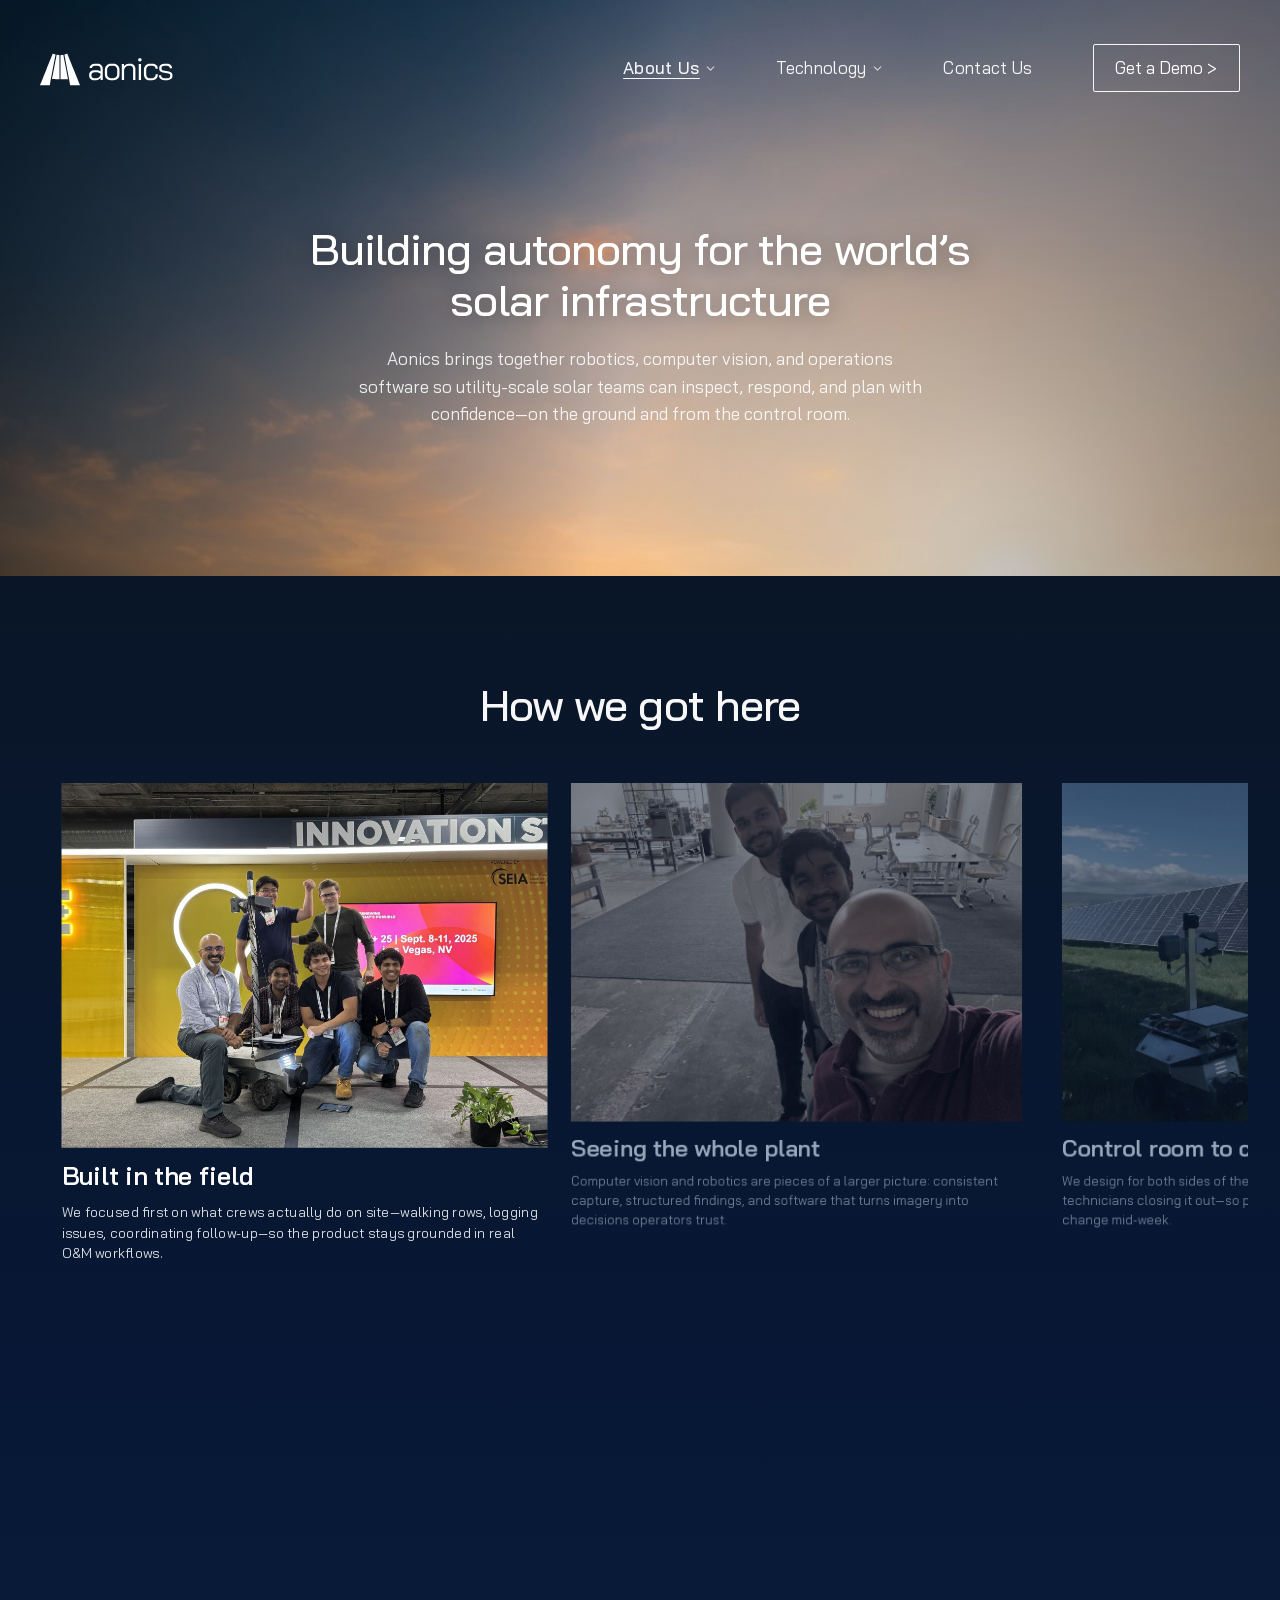
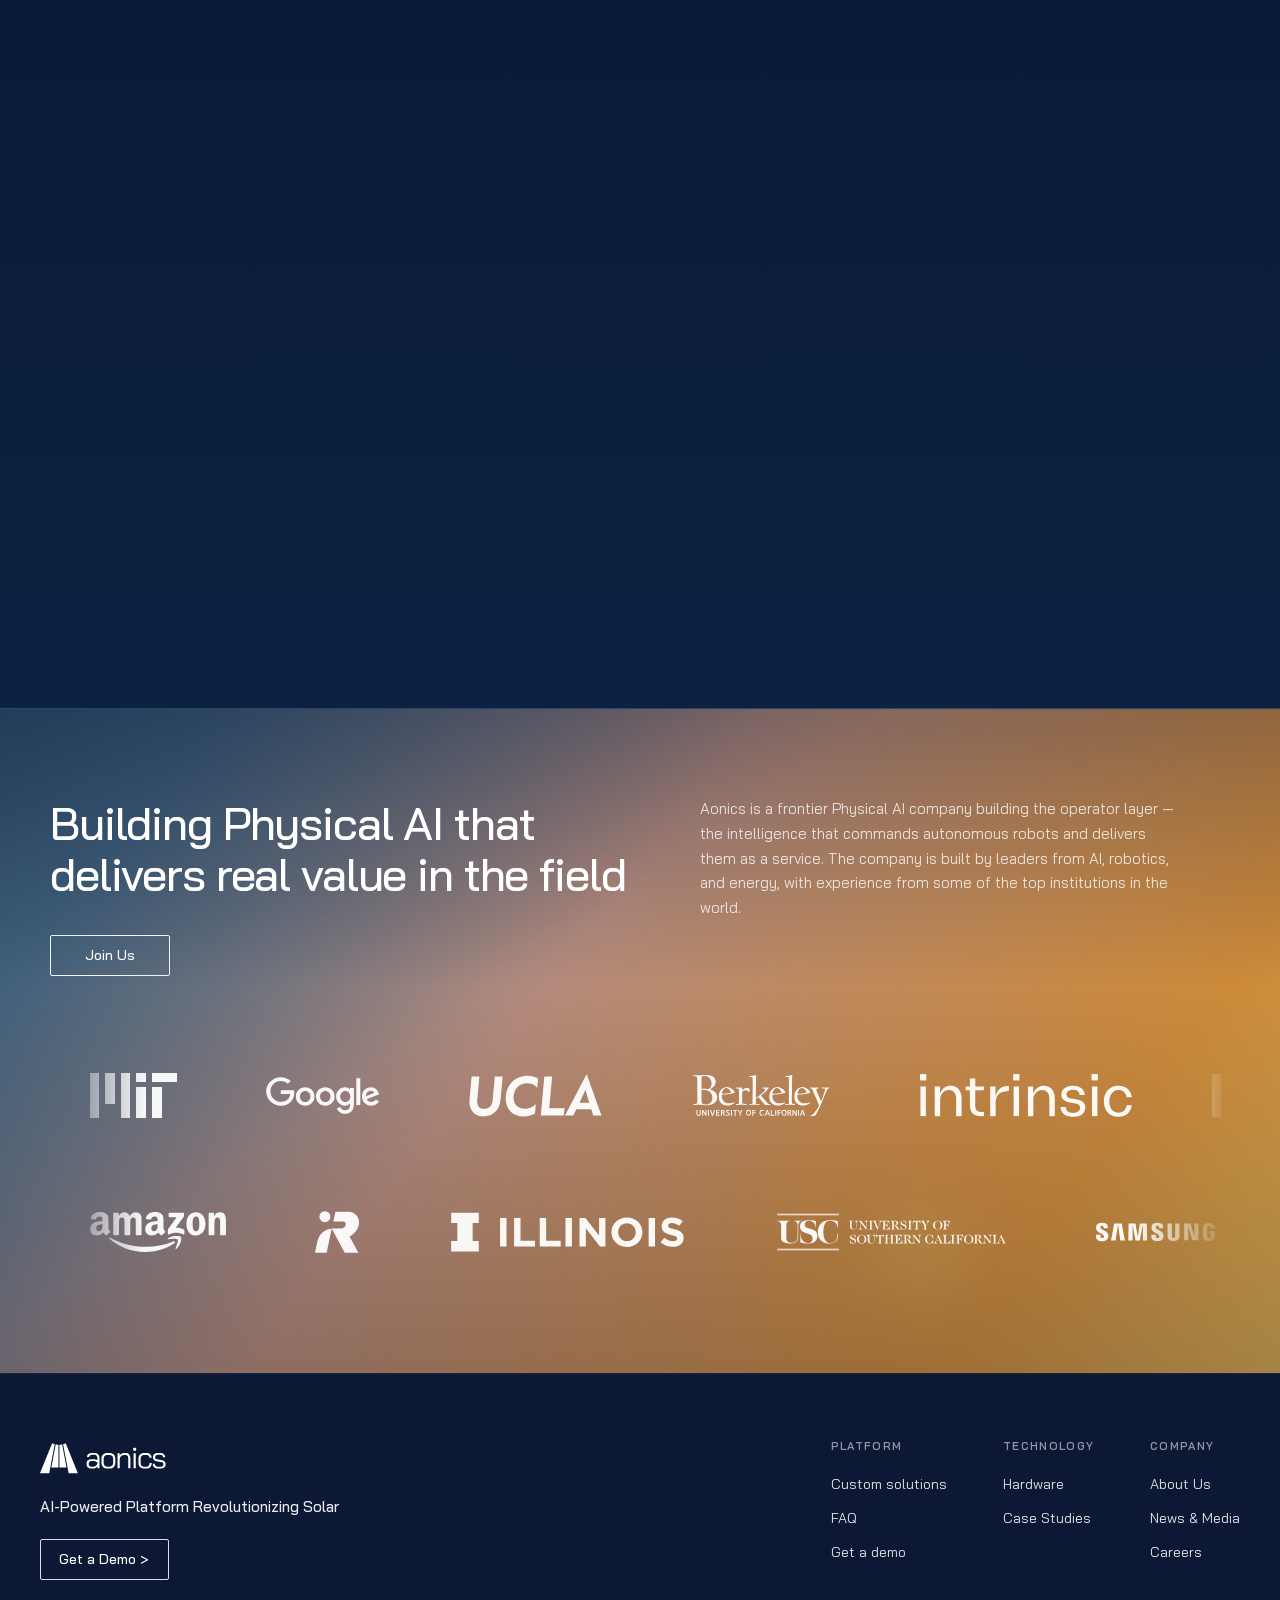
<file: about.html>
<!DOCTYPE html>
<html lang="en">
  <head>
    <meta charset="UTF-8" />
    <script>
      document.documentElement.classList.add("js");
    </script>
    <meta name="viewport" content="width=device-width, initial-scale=1.0" />
    <title>About Us — Aonics</title>
    <link rel="preconnect" href="https://fonts.googleapis.com" />
    <link rel="preconnect" href="https://fonts.gstatic.com" crossorigin />
    <link
      href="https://fonts.googleapis.com/css2?family=Bai+Jamjuree:wght@400;500;600;700&display=swap"
      rel="stylesheet"
    />
    <link rel="stylesheet" href="styles.css?v=226" />
  </head>
  <body class="page-about">
    <header class="site-header" id="site-header">
      <div class="site-header-inner">
        <a href="index.html" class="logo" aria-label="Aonics home">
          <img
            class="logo-img"
            src="assets/Logo_White.svg"
            alt="Aonics"
            width="1134"
            height="338"
          />
        </a>
        <nav class="nav" id="site-nav" aria-label="Primary">
          <ul class="nav-list">
            <li class="nav-item nav-item--has-dropdown">
              <a href="about.html" class="nav-link nav-link--current" aria-current="page"
                >About Us
                <span class="nav-caret" aria-hidden="true">
                  <svg width="11" height="11" viewBox="0 0 12 12" fill="none" aria-hidden="true">
                    <path
                      d="M2.5 4.25 6 7.75l3.5-3.5"
                      stroke="currentColor"
                      stroke-width="1.35"
                      stroke-linecap="round"
                      stroke-linejoin="round"
                    />
                  </svg>
                </span>
              </a>
              <div class="nav-dropdown" role="region" aria-label="About">
                <div class="nav-dropdown-panel">
                  <a class="nav-dropdown-link" href="about.html">
                    <span class="nav-dropdown-icon" aria-hidden="true">
                      <svg width="22" height="22" viewBox="0 0 24 24" fill="none" stroke="currentColor" stroke-width="1.4">
                        <circle cx="12" cy="12" r="9" />
                        <path d="M12 7v5l3 2" stroke-linecap="round" stroke-linejoin="round" />
                      </svg>
                    </span>
                    <span class="nav-dropdown-copy">
                      <span class="nav-dropdown-title">Our Story</span>
                    </span>
                  </a>
                  <a class="nav-dropdown-link" href="contact.html">
                    <span class="nav-dropdown-icon" aria-hidden="true">
                      <svg width="22" height="22" viewBox="0 0 24 24" fill="none" stroke="currentColor" stroke-width="1.4">
                        <path d="M8 7h8v10H8z" stroke-linejoin="round" />
                        <path d="M10 11h4M10 14h3" stroke-linecap="round" />
                        <path d="M12 7V5" stroke-linecap="round" />
                      </svg>
                    </span>
                    <span class="nav-dropdown-copy">
                      <span class="nav-dropdown-title">Careers</span>
                    </span>
                  </a>
                </div>
              </div>
            </li>
            <li class="nav-item nav-item--has-dropdown">
              <a class="nav-link" href="index.html#technology"
                >Technology
                <span class="nav-caret" aria-hidden="true">
                  <svg width="11" height="11" viewBox="0 0 12 12" fill="none" aria-hidden="true">
                    <path
                      d="M2.5 4.25 6 7.75l3.5-3.5"
                      stroke="currentColor"
                      stroke-width="1.35"
                      stroke-linecap="round"
                      stroke-linejoin="round"
                    />
                  </svg>
                </span>
              </a>
              <div class="nav-dropdown" role="region" aria-label="Technology">
                <div class="nav-dropdown-panel">
                  <a class="nav-dropdown-link" href="digital-platform.html">
                    <span class="nav-dropdown-icon" aria-hidden="true">
                      <svg width="22" height="22" viewBox="0 0 24 24" fill="none" stroke="currentColor" stroke-width="1.4">
                        <rect x="4" y="5" width="16" height="11" rx="1.5" stroke-linejoin="round" />
                        <path d="M8 9h8M8 12h5" stroke-linecap="round" />
                      </svg>
                    </span>
                    <span class="nav-dropdown-copy">
                      <span class="nav-dropdown-title">Digital platform</span>
                    </span>
                  </a>
                  <a class="nav-dropdown-link" href="hardware.html">
                    <span class="nav-dropdown-icon" aria-hidden="true">
                      <svg width="22" height="22" viewBox="0 0 24 24" fill="none" stroke="currentColor" stroke-width="1.4">
                        <path d="M8 16V8h8v8" stroke-linejoin="round" />
                        <path d="M10 12h4M12 10v4" stroke-linecap="round" />
                        <path d="M6 18h12" stroke-linecap="round" />
                      </svg>
                    </span>
                    <span class="nav-dropdown-copy">
                      <span class="nav-dropdown-title">Hardware</span>
                    </span>
                  </a>
                </div>
              </div>
            </li>
            <li><a class="nav-link" href="contact.html">Contact Us</a></li>
            <li><a class="btn btn-ghost nav-demo-btn nav-cta" href="index.html#demo">Get a Demo &gt;</a></li>
          </ul>
        </nav>
        <button
          type="button"
          class="nav-toggle"
          id="nav-toggle"
          aria-expanded="false"
          aria-controls="site-nav"
          aria-label="Open menu"
        >
          <span class="nav-toggle-box" aria-hidden="true">
            <span class="nav-toggle-bar"></span>
            <span class="nav-toggle-bar"></span>
            <span class="nav-toggle-bar"></span>
          </span>
        </button>
      </div>
    </header>

    <main class="about-main">
      <section class="about-hero" aria-labelledby="about-heading">
        <div class="about-hero-inner">
          <h1 id="about-heading" class="reveal">Building autonomy for the world’s solar infrastructure</h1>
          <p class="about-hero-lede reveal">
            Aonics brings together robotics, computer vision, and operations software so utility-scale solar
            teams can inspect, respond, and plan with confidence—on the ground and from the control room.
          </p>
        </div>
      </section>

      <section
        class="about-story-rail"
        id="about-story-rail"
        aria-labelledby="about-story-heading"
        data-story-slides="4"
      >
        <div class="about-story-rail-host">
          <div class="about-story-rail-sticky">
            <div class="about-hero-inner about-story-rail-head">
              <div class="about-story-rail-intro">
                <h2 id="about-story-heading" class="reveal">How we got here</h2>
              </div>
            </div>
            <div class="about-story-rail-stage">
              <ul class="about-story-rail-track" id="about-story-rail-track">
                  <li class="about-story-card">
                    <article class="about-story-card-inner">
                      <figure class="about-story-card-media about-story-card-media--innovation">
                        <img
                          src="assets/about-story-innovation-stage.png?v=2"
                          alt="Team with a ground robot on the innovation stage at a solar industry event"
                          width="2400"
                          height="1350"
                          loading="eager"
                          decoding="async"
                        />
                      </figure>
                      <div class="about-story-card-text reveal">
                        <h3 class="about-story-card-title">Built in the field</h3>
                        <p class="about-story-card-body">
                          We focused first on what crews actually do on site—walking rows, logging issues, coordinating
                          follow-up—so the product stays grounded in real O&amp;M workflows.
                        </p>
                      </div>
                    </article>
                  </li>
                  <li class="about-story-card">
                    <article class="about-story-card-inner">
                      <figure class="about-story-card-media about-story-card-media--office">
                        <img
                          src="assets/about-story-team-office.png?v=2"
                          alt="Team members together in the office and workshop"
                          width="1600"
                          height="2133"
                          loading="lazy"
                          decoding="async"
                        />
                      </figure>
                      <div class="about-story-card-text reveal">
                        <h3 class="about-story-card-title">Seeing the whole plant</h3>
                        <p class="about-story-card-body">
                          Computer vision and robotics are pieces of a larger picture: consistent capture, structured
                          findings, and software that turns imagery into decisions operators trust.
                        </p>
                      </div>
                    </article>
                  </li>
                  <li class="about-story-card">
                    <article class="about-story-card-inner">
                      <figure class="about-story-card-media about-story-card-media--field">
                        <img
                          src="assets/about-story-field-technicians.png?v=2"
                          alt="Field technicians and inspection robot between rows at a solar site"
                          width="1600"
                          height="2133"
                          loading="lazy"
                          decoding="async"
                        />
                      </figure>
                      <div class="about-story-card-text reveal">
                        <h3 class="about-story-card-title">Control room to crew</h3>
                        <p class="about-story-card-body">
                          We design for both sides of the fence—dispatchers planning work and technicians closing it
                          out—so priorities stay aligned when conditions change mid-week.
                        </p>
                      </div>
                    </article>
                  </li>
                  <li class="about-story-card">
                    <article class="about-story-card-inner">
                      <figure class="about-story-card-media about-story-card-media--inspection">
                        <img
                          src="assets/about-story-robot-inspection.png?v=2"
                          alt="Operator with inspection robot on a path between solar panel rows"
                          width="2400"
                          height="1600"
                          loading="lazy"
                          decoding="async"
                        />
                      </figure>
                      <div class="about-story-card-text reveal">
                        <h3 class="about-story-card-title">Scaling with partners</h3>
                        <p class="about-story-card-body">
                          As portfolios grow, teams need tools that keep pace—repeatable routes, comparable data across
                          sites, and room to adopt autonomy without retraining everyone from scratch.
                        </p>
                      </div>
                    </article>
                  </li>
                </ul>
              </div>
            </div>
        </div>
      </section>

      <div class="home-team-pin">
      <section class="home-team" aria-labelledby="about-team-heading">
        <div class="home-team-gradient" aria-hidden="true">
          <div class="home-team-gradient-base"></div>
          <div class="home-team-gradient-wash"></div>
          <div class="home-team-gradient-glow"></div>
          <div class="home-team-gradient-scrim"></div>
        </div>
        <div class="home-team-inner">
          <div class="home-team-top">
            <div class="home-team-copy">
              <h2 id="about-team-heading" class="reveal">
                Building Physical AI that delivers real value in the field
              </h2>
              <a class="btn btn-ghost nav-demo-btn nav-cta reveal" href="contact.html">Join Us</a>
            </div>
            <div class="home-team-desc reveal">
              <p>
                Aonics is a frontier Physical AI company building the operator layer &mdash; the intelligence that
                commands autonomous robots and delivers them as a service. The company is built by leaders from AI,
                robotics, and energy, with experience from some of the top institutions in the world.
              </p>
            </div>
          </div>

          <div class="home-team-background">
            <div class="home-team-carousel" aria-label="Team background logos">
              <div class="home-team-carousel-row">
                <div class="home-team-carousel-track">
                  <ul class="home-team-logo-set">
                    <li><img src="assets/team-logos/mit.svg?v=3" alt="MIT" loading="lazy" decoding="async" /></li>
                    <li><img src="assets/team-logos/google.svg?v=3" alt="Google" loading="lazy" decoding="async" /></li>
                    <li><img src="assets/team-logos/ucla.svg" alt="UCLA" loading="lazy" decoding="async" /></li>
                    <li><img src="assets/team-logos/uc-berkeley.svg?v=2" alt="UC Berkeley" loading="lazy" decoding="async" /></li>
                    <li><img src="assets/team-logos/intrinsic.svg" alt="Intrinsic" loading="lazy" decoding="async" /></li>
                  </ul>
                  <ul class="home-team-logo-set" aria-hidden="true">
                    <li><img src="assets/team-logos/mit.svg?v=3" alt="" loading="lazy" decoding="async" /></li>
                    <li><img src="assets/team-logos/google.svg?v=3" alt="" loading="lazy" decoding="async" /></li>
                    <li><img src="assets/team-logos/ucla.svg" alt="" loading="lazy" decoding="async" /></li>
                    <li><img src="assets/team-logos/uc-berkeley.svg?v=2" alt="" loading="lazy" decoding="async" /></li>
                    <li><img src="assets/team-logos/intrinsic.svg" alt="" loading="lazy" decoding="async" /></li>
                  </ul>
                </div>
              </div>
              <div class="home-team-carousel-row">
                <div class="home-team-carousel-track home-team-carousel-track--reverse">
                  <ul class="home-team-logo-set">
                    <li><img src="assets/team-logos/amazon.svg?v=3" alt="Amazon" loading="lazy" decoding="async" /></li>
                    <li><img src="assets/team-logos/irobot.svg" alt="iRobot" loading="lazy" decoding="async" /></li>
                    <li><img src="assets/team-logos/uiuc.svg" alt="UIUC" loading="lazy" decoding="async" /></li>
                    <li><img src="assets/team-logos/usc-white.svg?v=1" alt="USC" loading="lazy" decoding="async" /></li>
                    <li><img src="assets/team-logos/samsung.svg?v=3" alt="Samsung" loading="lazy" decoding="async" /></li>
                  </ul>
                  <ul class="home-team-logo-set" aria-hidden="true">
                    <li><img src="assets/team-logos/amazon.svg?v=3" alt="" loading="lazy" decoding="async" /></li>
                    <li><img src="assets/team-logos/irobot.svg" alt="" loading="lazy" decoding="async" /></li>
                    <li><img src="assets/team-logos/uiuc.svg" alt="" loading="lazy" decoding="async" /></li>
                    <li><img src="assets/team-logos/usc-white.svg?v=1" alt="" loading="lazy" decoding="async" /></li>
                    <li><img src="assets/team-logos/samsung.svg?v=3" alt="" loading="lazy" decoding="async" /></li>
                  </ul>
                </div>
              </div>
            </div>
          </div>
        </div>
      </section>
      </div>
    </main>

    <footer class="site-footer" id="contact">
      <div class="footer-top">
        <div class="footer-brand" id="demo">
          <a href="index.html#top" class="logo logo--footer reveal" aria-label="Aonics home">
            <img
              class="logo-img logo-img--footer"
              src="assets/Logo_White.svg"
              alt="Aonics"
              width="1134"
              height="338"
            />
          </a>
          <p class="footer-tagline reveal">AI-Powered Platform Revolutionizing Solar</p>
          <a class="btn btn-ghost reveal" href="index.html#demo">Get a Demo &gt;</a>
        </div>
        <div class="footer-nav-grid">
          <div class="footer-col reveal">
            <h4>Platform</h4>
            <ul>
              <li><a href="#">Custom solutions</a></li>
              <li><a href="contact.html#faq">FAQ</a></li>
              <li><a href="index.html#demo">Get a demo</a></li>
            </ul>
          </div>
          <div class="footer-col reveal">
            <h4>Technology</h4>
            <ul>
              <li><a href="hardware.html">Hardware</a></li>
              <li><a href="#">Case Studies</a></li>
            </ul>
          </div>
          <div class="footer-col reveal">
            <h4>Company</h4>
            <ul>
              <li><a href="about.html" aria-current="page">About Us</a></li>
              <li><a href="#">News &amp; Media</a></li>
              <li><a href="#">Careers</a></li>
            </ul>
          </div>
        </div>
      </div>
      <div class="footer-bottom">
        <p class="footer-copy reveal">© 2023 Aonics. All rights reserved.</p>
        <div class="footer-legal reveal">
          <a href="#">Terms of Use</a>
          <a href="#">Privacy Policy</a>
        </div>
      </div>
    </footer>
    <script>
      (function () {
        try {
          var header = document.querySelector(".site-header");
          var toggle = document.getElementById("nav-toggle");
          var nav = document.getElementById("site-nav");
          if (!header || !toggle || !nav) return;

          var mq = window.matchMedia("(max-width: 900px)");

          function setOpen(open) {
            header.classList.toggle("is-nav-open", open);
            toggle.setAttribute("aria-expanded", open ? "true" : "false");
            toggle.setAttribute("aria-label", open ? "Close menu" : "Open menu");
            document.body.classList.toggle("nav-menu-open", open);
          }

          function closeIfNeeded() {
            if (!mq.matches) setOpen(false);
          }

          toggle.addEventListener("click", function () {
            if (!mq.matches) return;
            setOpen(!header.classList.contains("is-nav-open"));
          });

          nav.querySelectorAll("a").forEach(function (link) {
            link.addEventListener("click", function () {
              if (mq.matches) setOpen(false);
            });
          });

          document.addEventListener("keydown", function (e) {
            if (e.key === "Escape" && header.classList.contains("is-nav-open")) {
              setOpen(false);
              toggle.focus();
            }
          });

          if (typeof mq.addEventListener === "function") {
            mq.addEventListener("change", closeIfNeeded);
          } else if (typeof mq.addListener === "function") {
            mq.addListener(closeIfNeeded);
          }
          window.addEventListener("resize", closeIfNeeded);
        } catch (e) {}
      })();

      (function () {
        try {
          if (!window.IntersectionObserver) {
            document.querySelectorAll(".reveal").forEach(function (el) {
              el.classList.add("is-visible");
            });
            return;
          }
          var reduce = window.matchMedia("(prefers-reduced-motion: reduce)");
          if (reduce.matches) {
            document.querySelectorAll(".reveal").forEach(function (el) {
              el.classList.add("is-visible");
            });
            return;
          }
          var nodes = document.querySelectorAll(".reveal");
          if (!nodes.length) return;
          var obs = new IntersectionObserver(
            function (entries) {
              entries.forEach(function (entry) {
                if (!entry.isIntersecting) return;
                entry.target.classList.add("is-visible");
                obs.unobserve(entry.target);
              });
            },
            { root: null, rootMargin: "0px 0px -10% 0px", threshold: 0.12 }
          );
          nodes.forEach(function (el) {
            obs.observe(el);
          });
        } catch (e) {}
      })();
    </script>
    <script src="about-story-rail.js?v=13"></script>
    <script src="site-header.js"></script>
    <script src="home-team-gradient.js?v=2"></script>
  </body>
</html>
</file>
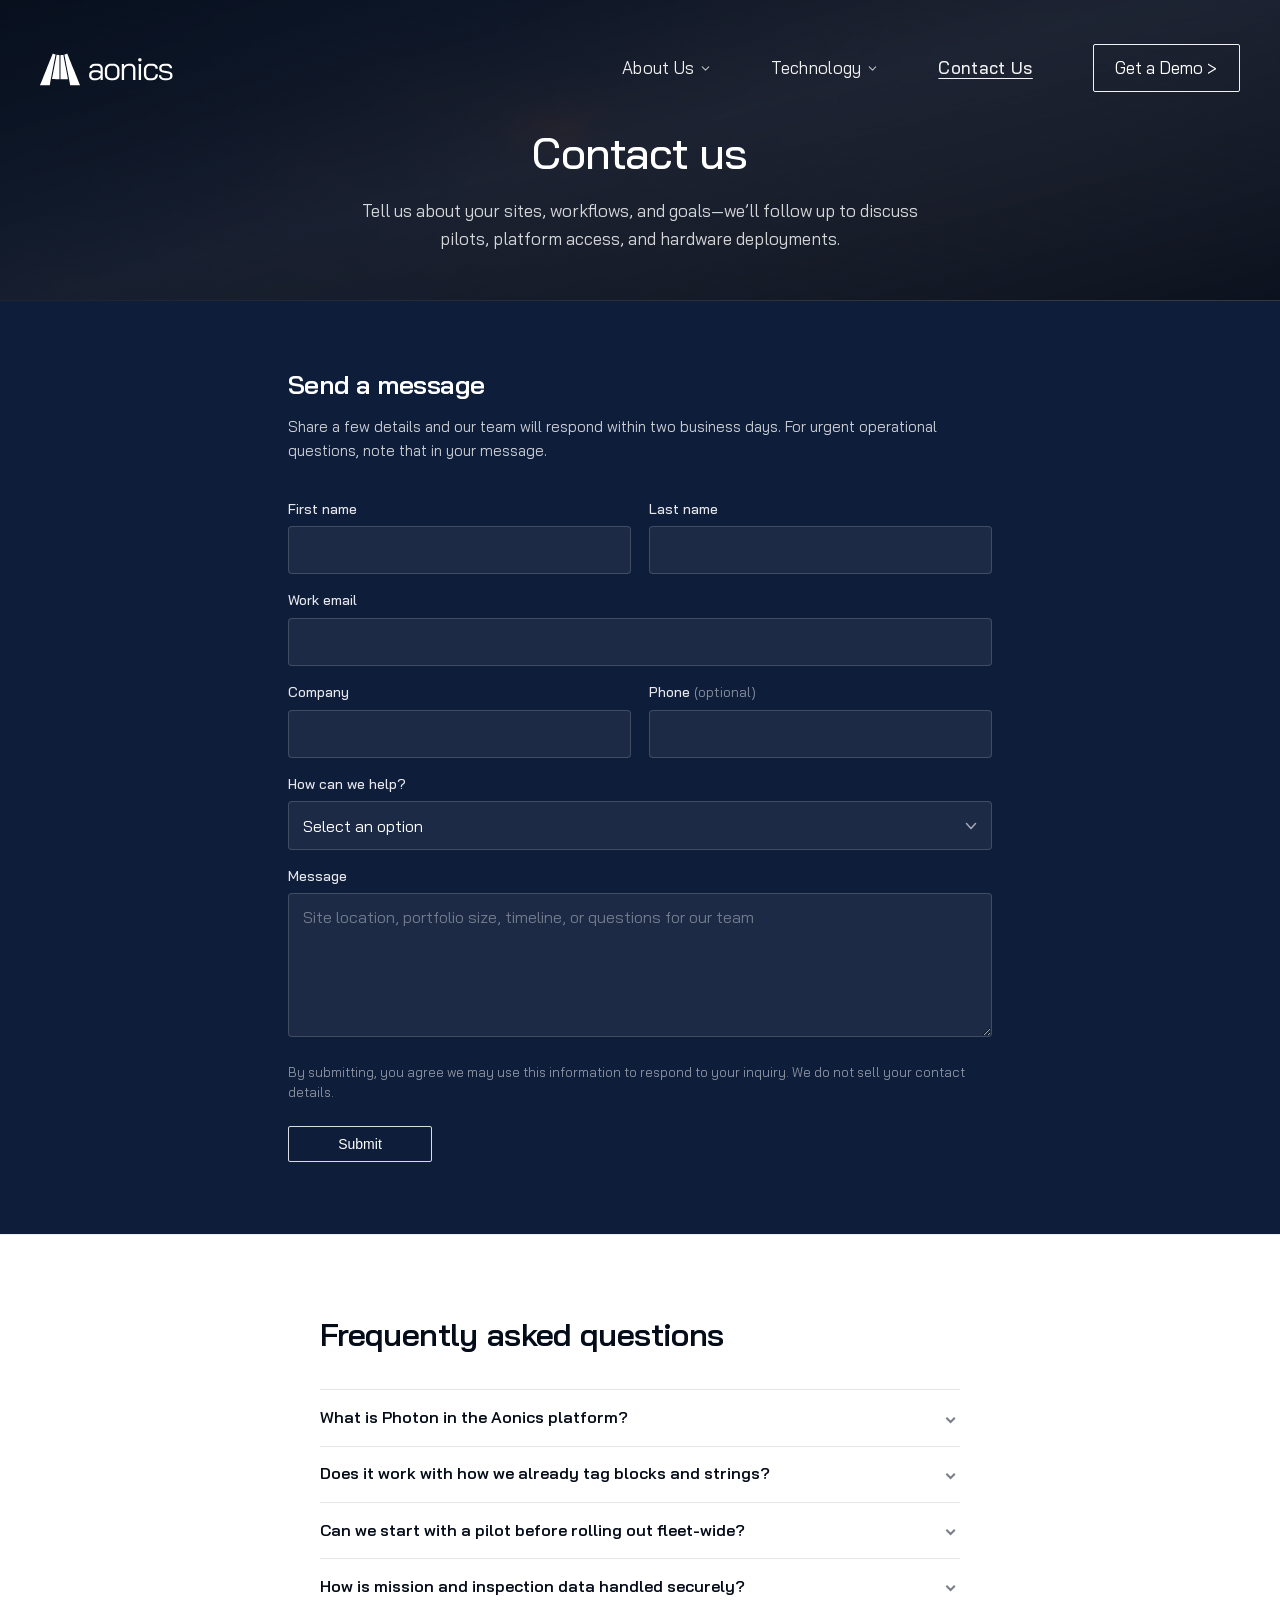
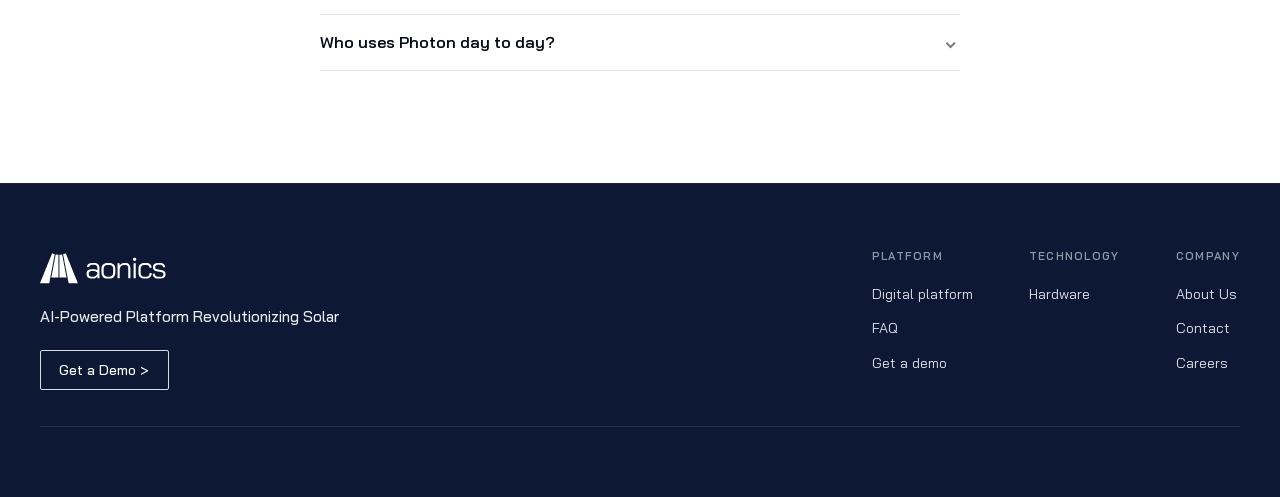
<file: contact.html>
<!DOCTYPE html>
<html lang="en">
  <head>
    <meta charset="UTF-8" />
    <script>
      document.documentElement.classList.add("js");
    </script>
    <meta name="viewport" content="width=device-width, initial-scale=1.0" />
    <title>Contact Us — Aonics</title>
    <link rel="preconnect" href="https://fonts.googleapis.com" />
    <link rel="preconnect" href="https://fonts.gstatic.com" crossorigin />
    <link
      href="https://fonts.googleapis.com/css2?family=Bai+Jamjuree:wght@400;500;600;700&display=swap"
      rel="stylesheet"
    />
    <link rel="stylesheet" href="styles.css?v=164" />
  </head>
  <body class="page-contact">
    <header class="site-header" id="site-header">
      <div class="site-header-inner">
        <a href="index.html" class="logo" aria-label="Aonics home">
          <img
            class="logo-img"
            src="assets/Logo_White.svg"
            alt="Aonics"
            width="1134"
            height="338"
          />
        </a>
        <nav class="nav" id="site-nav" aria-label="Primary">
          <ul class="nav-list">
            <li class="nav-item nav-item--has-dropdown">
              <a class="nav-link" href="about.html"
                >About Us
                <span class="nav-caret" aria-hidden="true">
                  <svg width="11" height="11" viewBox="0 0 12 12" fill="none" aria-hidden="true">
                    <path
                      d="M2.5 4.25 6 7.75l3.5-3.5"
                      stroke="currentColor"
                      stroke-width="1.35"
                      stroke-linecap="round"
                      stroke-linejoin="round"
                    />
                  </svg>
                </span>
              </a>
              <div class="nav-dropdown" role="region" aria-label="About">
                <div class="nav-dropdown-panel">
                  <a class="nav-dropdown-link" href="about.html">
                    <span class="nav-dropdown-icon" aria-hidden="true">
                      <svg width="22" height="22" viewBox="0 0 24 24" fill="none" stroke="currentColor" stroke-width="1.4">
                        <circle cx="12" cy="12" r="9" />
                        <path d="M12 7v5l3 2" stroke-linecap="round" stroke-linejoin="round" />
                      </svg>
                    </span>
                    <span class="nav-dropdown-copy">
                      <span class="nav-dropdown-title">Our Story</span>
                    </span>
                  </a>
                  <a class="nav-dropdown-link" href="contact.html">
                    <span class="nav-dropdown-icon" aria-hidden="true">
                      <svg width="22" height="22" viewBox="0 0 24 24" fill="none" stroke="currentColor" stroke-width="1.4">
                        <path d="M8 7h8v10H8z" stroke-linejoin="round" />
                        <path d="M10 11h4M10 14h3" stroke-linecap="round" />
                        <path d="M12 7V5" stroke-linecap="round" />
                      </svg>
                    </span>
                    <span class="nav-dropdown-copy">
                      <span class="nav-dropdown-title">Careers</span>
                    </span>
                  </a>
                </div>
              </div>
            </li>
            <li class="nav-item nav-item--has-dropdown">
              <a class="nav-link" href="index.html#technology"
                >Technology
                <span class="nav-caret" aria-hidden="true">
                  <svg width="11" height="11" viewBox="0 0 12 12" fill="none" aria-hidden="true">
                    <path
                      d="M2.5 4.25 6 7.75l3.5-3.5"
                      stroke="currentColor"
                      stroke-width="1.35"
                      stroke-linecap="round"
                      stroke-linejoin="round"
                    />
                  </svg>
                </span>
              </a>
              <div class="nav-dropdown" role="region" aria-label="Technology">
                <div class="nav-dropdown-panel">
                  <a class="nav-dropdown-link" href="digital-platform.html">
                    <span class="nav-dropdown-icon" aria-hidden="true">
                      <svg width="22" height="22" viewBox="0 0 24 24" fill="none" stroke="currentColor" stroke-width="1.4">
                        <rect x="4" y="5" width="16" height="11" rx="1.5" stroke-linejoin="round" />
                        <path d="M8 9h8M8 12h5" stroke-linecap="round" />
                      </svg>
                    </span>
                    <span class="nav-dropdown-copy">
                      <span class="nav-dropdown-title">Digital platform</span>
                    </span>
                  </a>
                  <a class="nav-dropdown-link" href="hardware.html">
                    <span class="nav-dropdown-icon" aria-hidden="true">
                      <svg width="22" height="22" viewBox="0 0 24 24" fill="none" stroke="currentColor" stroke-width="1.4">
                        <path d="M8 16V8h8v8" stroke-linejoin="round" />
                        <path d="M10 12h4M12 10v4" stroke-linecap="round" />
                        <path d="M6 18h12" stroke-linecap="round" />
                      </svg>
                    </span>
                    <span class="nav-dropdown-copy">
                      <span class="nav-dropdown-title">Hardware</span>
                    </span>
                  </a>
                </div>
              </div>
            </li>
            <li>
              <a class="nav-link nav-link--current" href="contact.html" aria-current="page">Contact Us</a>
            </li>
            <li><a class="btn btn-ghost nav-demo-btn nav-cta" href="index.html#demo">Get a Demo &gt;</a></li>
          </ul>
        </nav>
        <button
          type="button"
          class="nav-toggle"
          id="nav-toggle"
          aria-expanded="false"
          aria-controls="site-nav"
          aria-label="Open menu"
        >
          <span class="nav-toggle-box" aria-hidden="true">
            <span class="nav-toggle-bar"></span>
            <span class="nav-toggle-bar"></span>
            <span class="nav-toggle-bar"></span>
          </span>
        </button>
      </div>
    </header>

    <main class="contact-main">
      <section class="contact-hero" aria-labelledby="contact-hero-heading">
        <div class="contact-hero-inner">
          <h1 id="contact-hero-heading" class="reveal">Contact us</h1>
          <p class="contact-hero-lede reveal">
            Tell us about your sites, workflows, and goals—we&rsquo;ll follow up to discuss pilots, platform access, and
            hardware deployments.
          </p>
        </div>
      </section>

      <section class="contact-form-section" aria-labelledby="contact-form-heading">
        <div class="contact-form-inner">
          <div class="contact-form-intro reveal">
            <h2 id="contact-form-heading">Send a message</h2>
            <p>
              Share a few details and our team will respond within two business days. For urgent operational questions,
              note that in your message.
            </p>
          </div>

          <form class="contact-form reveal" id="contact-form" action="#" method="post" novalidate>
            <div class="contact-form-grid">
              <div class="contact-field">
                <label for="contact-first-name">First name</label>
                <input
                  type="text"
                  id="contact-first-name"
                  name="first_name"
                  autocomplete="given-name"
                  required
                />
              </div>
              <div class="contact-field">
                <label for="contact-last-name">Last name</label>
                <input
                  type="text"
                  id="contact-last-name"
                  name="last_name"
                  autocomplete="family-name"
                  required
                />
              </div>
              <div class="contact-field contact-field--full">
                <label for="contact-email">Work email</label>
                <input
                  type="email"
                  id="contact-email"
                  name="email"
                  autocomplete="email"
                  inputmode="email"
                  required
                />
              </div>
              <div class="contact-field">
                <label for="contact-company">Company</label>
                <input
                  type="text"
                  id="contact-company"
                  name="company"
                  autocomplete="organization"
                  required
                />
              </div>
              <div class="contact-field">
                <label for="contact-phone">Phone <span class="contact-optional">(optional)</span></label>
                <input
                  type="tel"
                  id="contact-phone"
                  name="phone"
                  autocomplete="tel"
                  inputmode="tel"
                />
              </div>
              <div class="contact-field contact-field--full">
                <label for="contact-inquiry">How can we help?</label>
                <select id="contact-inquiry" name="inquiry" required>
                  <option value="" disabled selected>Select an option</option>
                  <option value="demo">Request a demo</option>
                  <option value="pilot">Pilot at a site</option>
                  <option value="platform">Digital platform</option>
                  <option value="hardware">Hardware &amp; fleet</option>
                  <option value="partnership">Partnership</option>
                  <option value="other">Other</option>
                </select>
              </div>
              <div class="contact-field contact-field--full">
                <label for="contact-message">Message</label>
                <textarea
                  id="contact-message"
                  name="message"
                  rows="5"
                  required
                  placeholder="Site location, portfolio size, timeline, or questions for our team"
                ></textarea>
              </div>
            </div>

            <p class="contact-form-note">
              By submitting, you agree we may use this information to respond to your inquiry. We do not sell your
              contact details.
            </p>

            <div class="contact-form-actions">
              <button type="submit" class="btn btn-ghost contact-form-submit">Submit</button>
            </div>

            <p class="contact-form-status" id="contact-form-status" role="status" aria-live="polite" hidden></p>
          </form>
        </div>
      </section>

      <section class="platform-faq" id="faq" aria-labelledby="contact-faq-heading">
        <div class="platform-faq-inner">
          <h2 id="contact-faq-heading" class="reveal">Frequently asked questions</h2>
          <div class="platform-faq-list">
            <div class="platform-faq-item reveal">
              <details class="platform-faq-details">
                <summary class="platform-faq-summary">What is Photon in the Aonics platform?</summary>
                <div class="platform-faq-panel">
                  <p>
                    Photon is the conversational layer that sits on top of your site context—maps, missions, and
                    findings—so operators can ask plain-language questions, dispatch work, and review detections without
                    jumping between disconnected tools.
                  </p>
                </div>
              </details>
            </div>
            <div class="platform-faq-item reveal">
              <details class="platform-faq-details">
                <summary class="platform-faq-summary">Does it work with how we already tag blocks and strings?</summary>
                <div class="platform-faq-panel">
                  <p>
                    The platform is designed around utility-scale hierarchies—sites, blocks, strings, and components—so
                    your existing naming and GIS context can carry through. We focus on aligning language in the product
                    with what crews already use in the field.
                  </p>
                </div>
              </details>
            </div>
            <div class="platform-faq-item reveal">
              <details class="platform-faq-details">
                <summary class="platform-faq-summary">Can we start with a pilot before rolling out fleet-wide?</summary>
                <div class="platform-faq-panel">
                  <p>
                    Yes. Teams often begin with a bounded scope—one site or a subset of blocks—to validate workflows,
                    train dispatchers, and tune reporting before expanding missions and integrations across the
                    portfolio.
                  </p>
                </div>
              </details>
            </div>
            <div class="platform-faq-item reveal">
              <details class="platform-faq-details">
                <summary class="platform-faq-summary">How is mission and inspection data handled securely?</summary>
                <div class="platform-faq-panel">
                  <p>
                    Data is treated as operational evidence: encrypted in transit, access-controlled by role, and
                    retained with an audit-friendly trail so both the control room and the field share a single source of
                    truth for what was observed and when.
                  </p>
                </div>
              </details>
            </div>
            <div class="platform-faq-item reveal">
              <details class="platform-faq-details">
                <summary class="platform-faq-summary">Who uses Photon day to day?</summary>
                <div class="platform-faq-panel">
                  <p>
                    Dispatchers and performance engineers use it for planning and triage; technicians use it to confirm
                    routes, close out work, and attach context from the plant. Everyone works off the same structured
                    findings instead of ad hoc screenshots and side threads.
                  </p>
                </div>
              </details>
            </div>
          </div>
        </div>
      </section>
    </main>

    <footer class="site-footer">
      <div class="footer-top">
        <div class="footer-brand" id="demo">
          <a href="index.html#top" class="logo logo--footer reveal" aria-label="Aonics home">
            <img
              class="logo-img logo-img--footer"
              src="assets/Logo_White.svg"
              alt="Aonics"
              width="1134"
              height="338"
            />
          </a>
          <p class="footer-tagline reveal">AI-Powered Platform Revolutionizing Solar</p>
          <a class="btn btn-ghost reveal" href="index.html#demo">Get a Demo &gt;</a>
        </div>
        <div class="footer-nav-grid">
          <div class="footer-col reveal">
            <h4>Platform</h4>
            <ul>
              <li><a href="digital-platform.html">Digital platform</a></li>
              <li><a href="contact.html#faq">FAQ</a></li>
              <li><a href="index.html#demo">Get a demo</a></li>
            </ul>
          </div>
          <div class="footer-col reveal">
            <h4>Technology</h4>
            <ul>
              <li><a href="hardware.html">Hardware</a></li>
            </ul>
          </div>
          <div class="footer-col reveal">
            <h4>Company</h4>
            <ul>
              <li><a href="about.html">About Us</a></li>
              <li><a href="contact.html" aria-current="page">Contact</a></li>
              <li><a href="contact.html">Careers</a></li>
            </ul>
          </div>
        </div>
      </div>
      <div class="footer-bottom">
        <p class="footer-copy reveal">© 2023 Aonics. All rights reserved.</p>
        <div class="footer-legal reveal">
          <a href="#">Terms of Use</a>
          <a href="#">Privacy Policy</a>
        </div>
      </div>
    </footer>
    <script>
      (function () {
        try {
          var header = document.querySelector(".site-header");
          var toggle = document.getElementById("nav-toggle");
          var nav = document.getElementById("site-nav");
          if (!header || !toggle || !nav) return;

          var mq = window.matchMedia("(max-width: 900px)");

          function setOpen(open) {
            header.classList.toggle("is-nav-open", open);
            toggle.setAttribute("aria-expanded", open ? "true" : "false");
            toggle.setAttribute("aria-label", open ? "Close menu" : "Open menu");
            document.body.classList.toggle("nav-menu-open", open);
          }

          function closeIfNeeded() {
            if (!mq.matches) setOpen(false);
          }

          toggle.addEventListener("click", function () {
            if (!mq.matches) return;
            setOpen(!header.classList.contains("is-nav-open"));
          });

          nav.querySelectorAll("a").forEach(function (link) {
            link.addEventListener("click", function () {
              if (mq.matches) setOpen(false);
            });
          });

          document.addEventListener("keydown", function (e) {
            if (e.key === "Escape" && header.classList.contains("is-nav-open")) {
              setOpen(false);
              toggle.focus();
            }
          });

          if (typeof mq.addEventListener === "function") {
            mq.addEventListener("change", closeIfNeeded);
          } else if (typeof mq.addListener === "function") {
            mq.addListener(closeIfNeeded);
          }
          window.addEventListener("resize", closeIfNeeded);
        } catch (e) {}
      })();

      (function () {
        try {
          if (!window.IntersectionObserver) {
            document.querySelectorAll(".reveal").forEach(function (el) {
              el.classList.add("is-visible");
            });
            return;
          }
          var reduce = window.matchMedia("(prefers-reduced-motion: reduce)");
          if (reduce.matches) {
            document.querySelectorAll(".reveal").forEach(function (el) {
              el.classList.add("is-visible");
            });
            return;
          }
          var nodes = document.querySelectorAll(".reveal");
          if (!nodes.length) return;
          var obs = new IntersectionObserver(
            function (entries) {
              entries.forEach(function (entry) {
                if (!entry.isIntersecting) return;
                entry.target.classList.add("is-visible");
                obs.unobserve(entry.target);
              });
            },
            { root: null, rootMargin: "0px 0px -10% 0px", threshold: 0.12 }
          );
          nodes.forEach(function (el) {
            obs.observe(el);
          });
        } catch (e) {}
      })();
    </script>
    <script src="contact-form.js?v=1"></script>
    <script src="site-header.js"></script>
  </body>
</html>
</file>
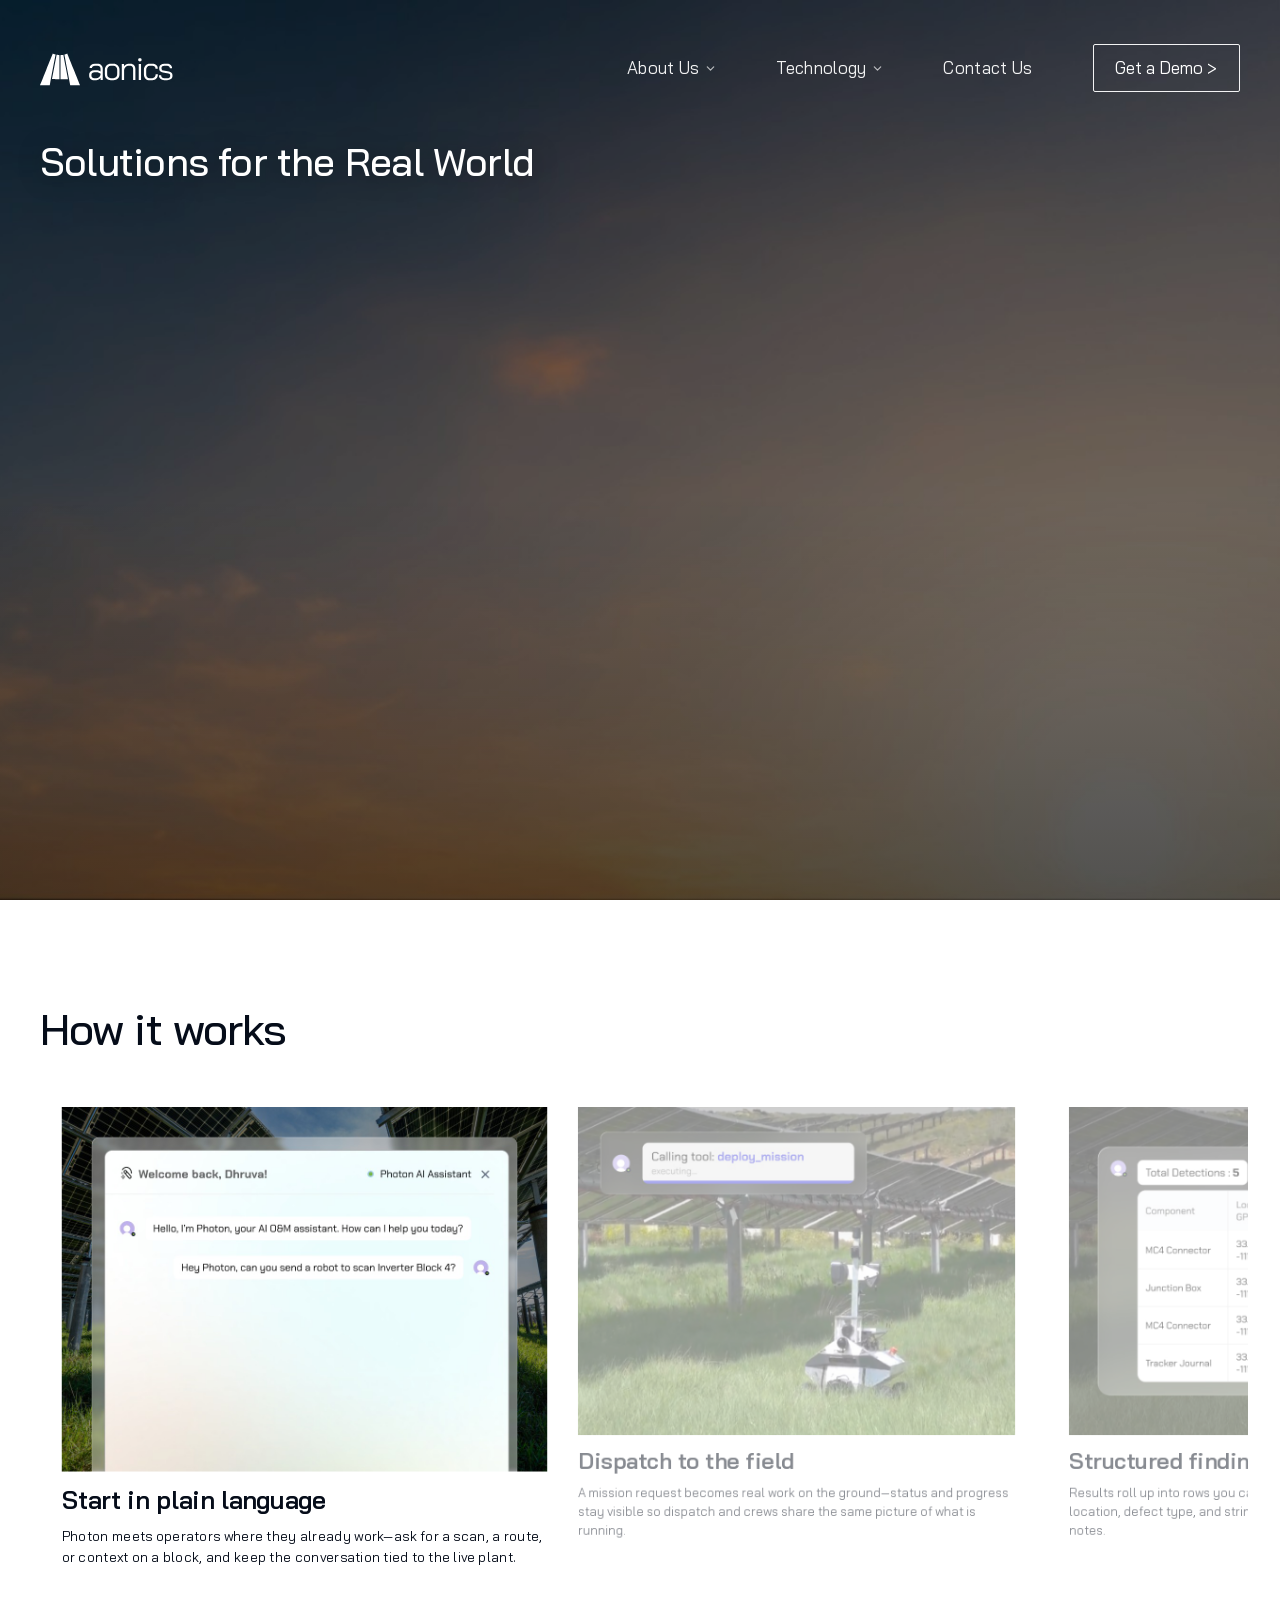
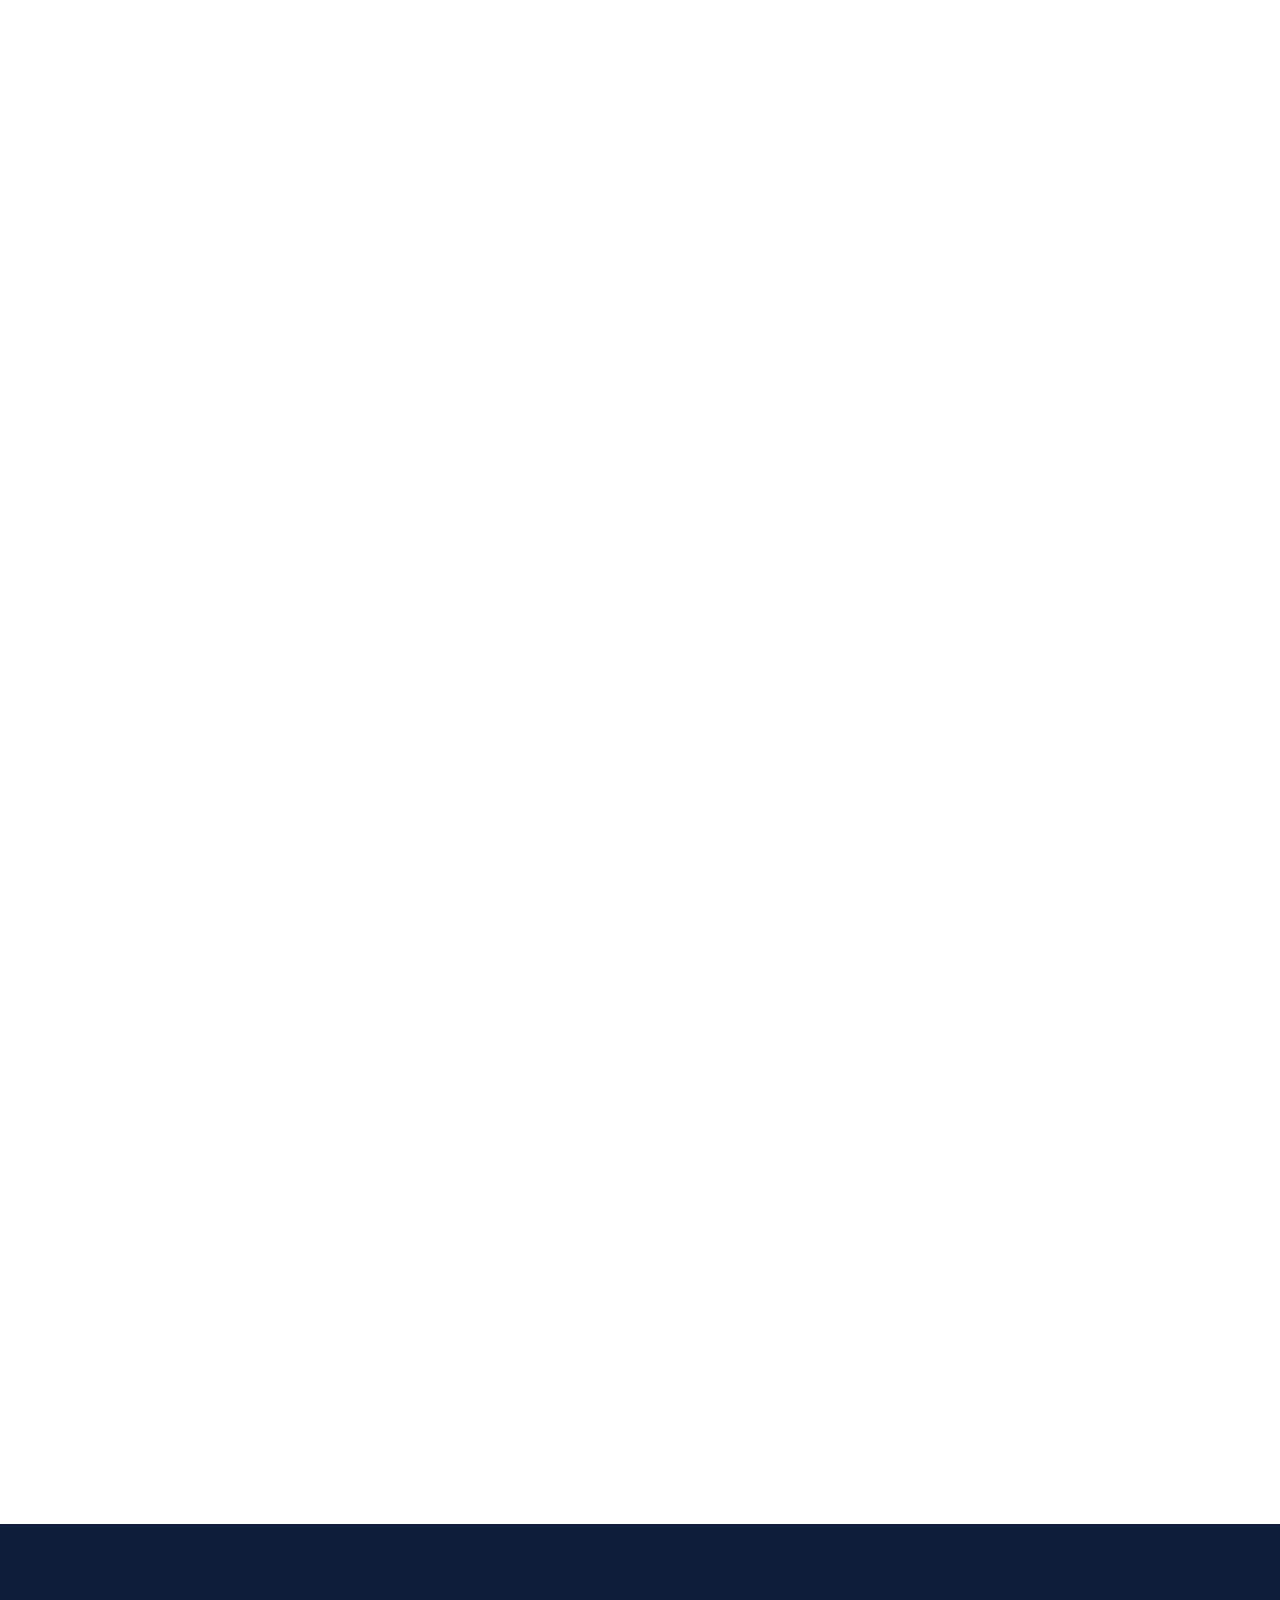
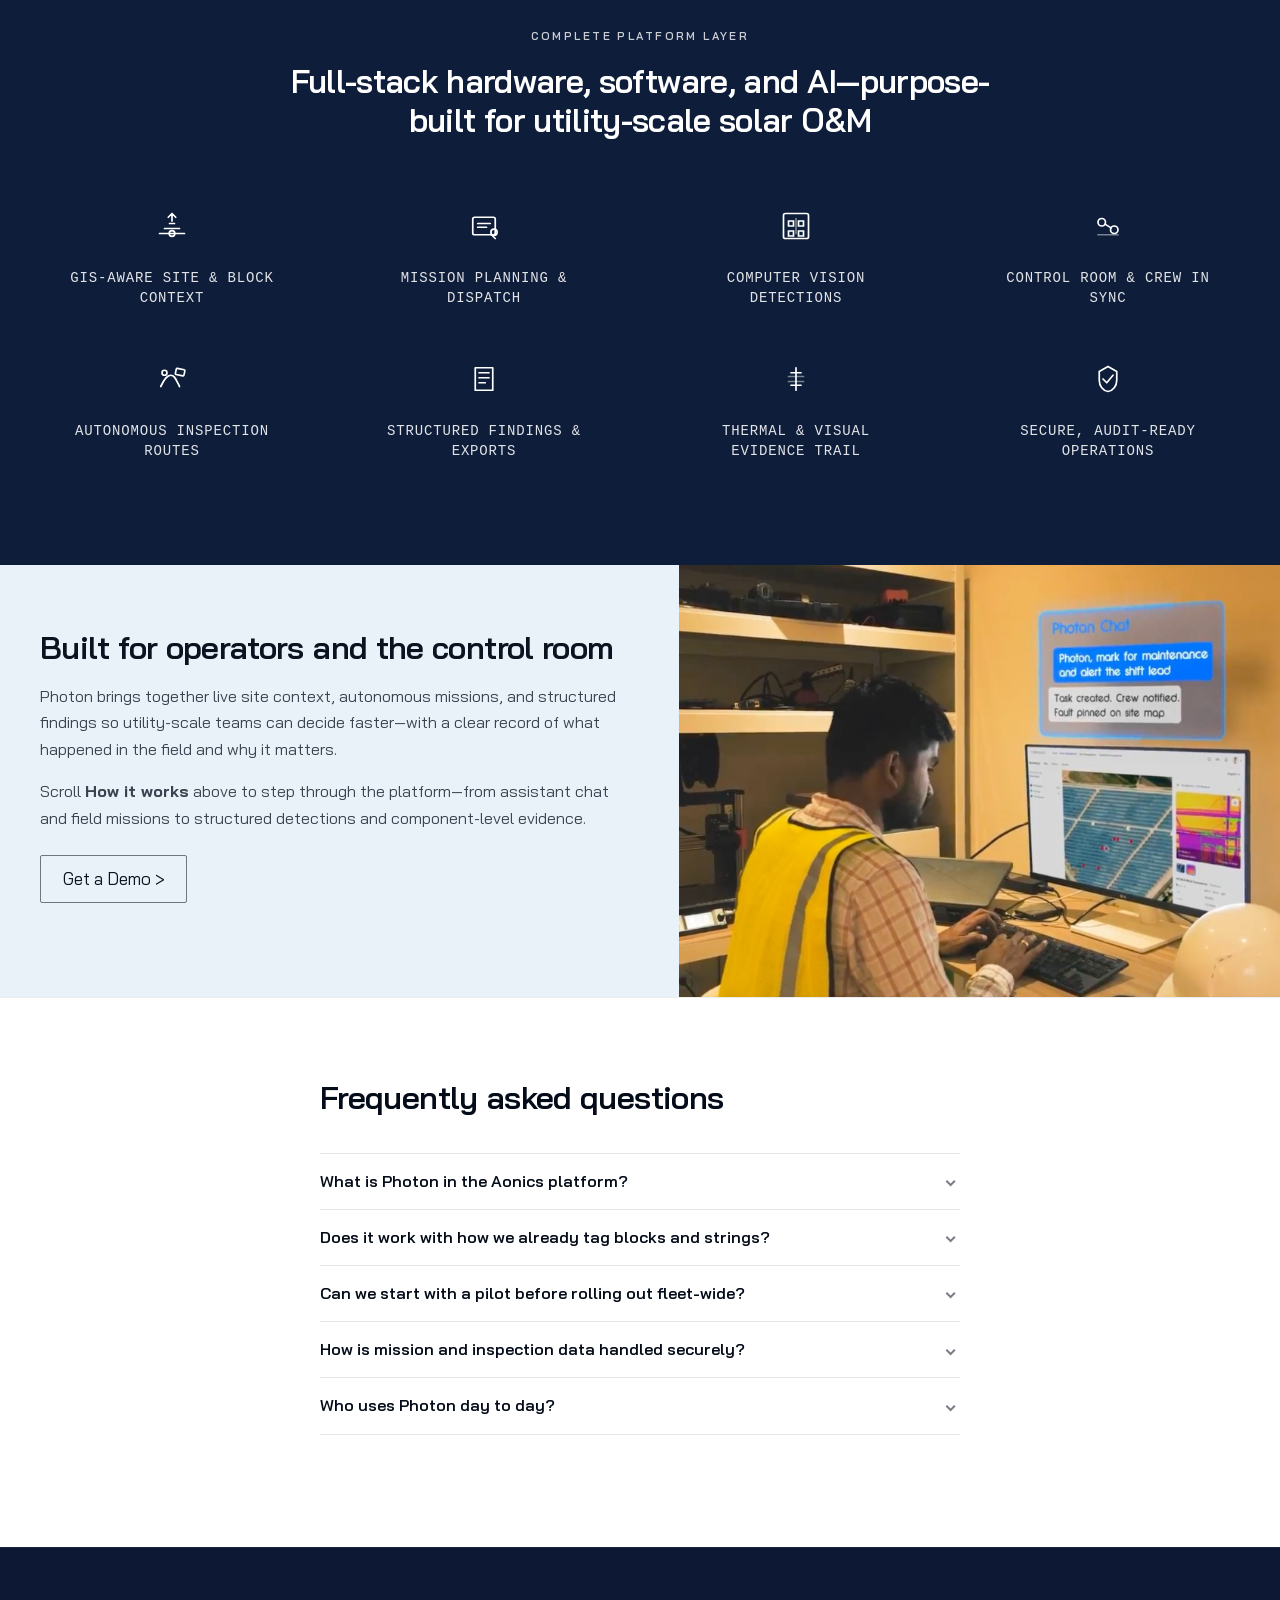
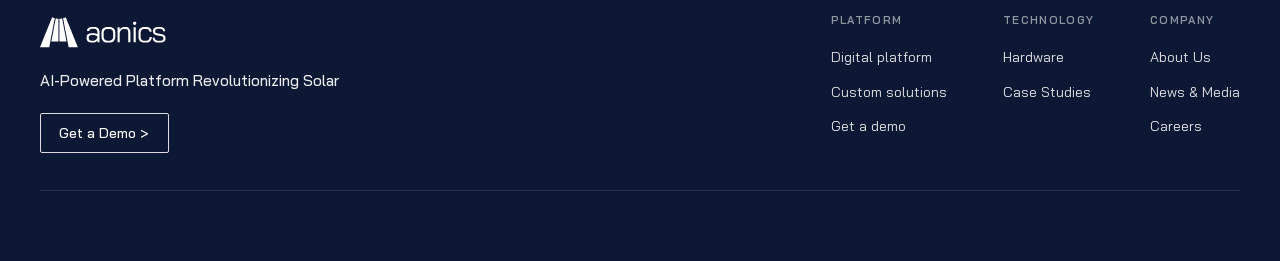
<file: digital-platform.html>
<!DOCTYPE html>
<html lang="en">
  <head>
    <meta charset="UTF-8" />
    <script>
      document.documentElement.classList.add("js");
    </script>
    <meta name="viewport" content="width=device-width, initial-scale=1.0" />
    <title>Digital platform — Aonics</title>
    <link rel="preconnect" href="https://fonts.googleapis.com" />
    <link rel="preconnect" href="https://fonts.gstatic.com" crossorigin />
    <link
      href="https://fonts.googleapis.com/css2?family=Bai+Jamjuree:wght@400;500;600;700&display=swap"
      rel="stylesheet"
    />
    <link rel="stylesheet" href="styles.css?v=206" />
  </head>
  <body class="page-digital-platform">
    <header class="site-header" id="site-header">
      <div class="site-header-inner">
        <a href="index.html" class="logo" aria-label="Aonics home">
          <img
            class="logo-img"
            src="assets/Logo_White.svg"
            alt="Aonics"
            width="1134"
            height="338"
          />
        </a>
        <nav class="nav" id="site-nav" aria-label="Primary">
          <ul class="nav-list">
            <li class="nav-item nav-item--has-dropdown">
              <a class="nav-link" href="about.html"
                >About Us
                <span class="nav-caret" aria-hidden="true">
                  <svg width="11" height="11" viewBox="0 0 12 12" fill="none" aria-hidden="true">
                    <path
                      d="M2.5 4.25 6 7.75l3.5-3.5"
                      stroke="currentColor"
                      stroke-width="1.35"
                      stroke-linecap="round"
                      stroke-linejoin="round"
                    />
                  </svg>
                </span>
              </a>
              <div class="nav-dropdown" role="region" aria-label="About">
                <div class="nav-dropdown-panel">
                  <a class="nav-dropdown-link" href="about.html">
                    <span class="nav-dropdown-icon" aria-hidden="true">
                      <svg width="22" height="22" viewBox="0 0 24 24" fill="none" stroke="currentColor" stroke-width="1.4">
                        <circle cx="12" cy="12" r="9" />
                        <path d="M12 7v5l3 2" stroke-linecap="round" stroke-linejoin="round" />
                      </svg>
                    </span>
                    <span class="nav-dropdown-copy">
                      <span class="nav-dropdown-title">Our Story</span>
                    </span>
                  </a>
                  <a class="nav-dropdown-link" href="contact.html">
                    <span class="nav-dropdown-icon" aria-hidden="true">
                      <svg width="22" height="22" viewBox="0 0 24 24" fill="none" stroke="currentColor" stroke-width="1.4">
                        <path d="M8 7h8v10H8z" stroke-linejoin="round" />
                        <path d="M10 11h4M10 14h3" stroke-linecap="round" />
                        <path d="M12 7V5" stroke-linecap="round" />
                      </svg>
                    </span>
                    <span class="nav-dropdown-copy">
                      <span class="nav-dropdown-title">Careers</span>
                    </span>
                  </a>
                </div>
              </div>
            </li>
            <li class="nav-item nav-item--has-dropdown">
              <a class="nav-link" href="index.html#technology"
                >Technology
                <span class="nav-caret" aria-hidden="true">
                  <svg width="11" height="11" viewBox="0 0 12 12" fill="none" aria-hidden="true">
                    <path
                      d="M2.5 4.25 6 7.75l3.5-3.5"
                      stroke="currentColor"
                      stroke-width="1.35"
                      stroke-linecap="round"
                      stroke-linejoin="round"
                    />
                  </svg>
                </span>
              </a>
              <div class="nav-dropdown" role="region" aria-label="Technology">
                <div class="nav-dropdown-panel">
                  <a class="nav-dropdown-link" href="digital-platform.html" aria-current="page">
                    <span class="nav-dropdown-icon" aria-hidden="true">
                      <svg width="22" height="22" viewBox="0 0 24 24" fill="none" stroke="currentColor" stroke-width="1.4">
                        <rect x="4" y="5" width="16" height="11" rx="1.5" stroke-linejoin="round" />
                        <path d="M8 9h8M8 12h5" stroke-linecap="round" />
                      </svg>
                    </span>
                    <span class="nav-dropdown-copy">
                      <span class="nav-dropdown-title">Digital platform</span>
                    </span>
                  </a>
                  <a class="nav-dropdown-link" href="hardware.html">
                    <span class="nav-dropdown-icon" aria-hidden="true">
                      <svg width="22" height="22" viewBox="0 0 24 24" fill="none" stroke="currentColor" stroke-width="1.4">
                        <path d="M8 16V8h8v8" stroke-linejoin="round" />
                        <path d="M10 12h4M12 10v4" stroke-linecap="round" />
                        <path d="M6 18h12" stroke-linecap="round" />
                      </svg>
                    </span>
                    <span class="nav-dropdown-copy">
                      <span class="nav-dropdown-title">Hardware</span>
                    </span>
                  </a>
                </div>
              </div>
            </li>
            <li><a class="nav-link" href="contact.html">Contact Us</a></li>
            <li><a class="btn btn-ghost nav-demo-btn nav-cta" href="index.html#demo">Get a Demo &gt;</a></li>
          </ul>
        </nav>
        <button
          type="button"
          class="nav-toggle"
          id="nav-toggle"
          aria-expanded="false"
          aria-controls="site-nav"
          aria-label="Open menu"
        >
          <span class="nav-toggle-box" aria-hidden="true">
            <span class="nav-toggle-bar"></span>
            <span class="nav-toggle-bar"></span>
            <span class="nav-toggle-bar"></span>
          </span>
        </button>
      </div>
    </header>

    <main>
      <section
        class="hero"
        id="top"
        aria-labelledby="platform-hero-heading"
        data-hero-video-bg
      >
        <div class="hero-video-stack" aria-hidden="true">
          <img
            class="hero-bg-video"
            src="assets/sky.png?v=1"
            alt=""
            width="1920"
            height="1080"
            loading="eager"
            decoding="async"
          />
          <div class="hero-video-scrim"></div>
        </div>
        <div class="hero-inner">
          <div class="hero-copy">
            <h1 class="hero-title reveal" id="platform-hero-heading">Solutions for the Real World</h1>
          </div>
        </div>
      </section>

      <section
        class="about-story-rail"
        id="how-it-works"
        aria-labelledby="platform-how-it-works-heading"
        data-story-slides="5"
      >
        <div class="about-story-rail-host">
          <div class="about-story-rail-sticky">
            <div class="about-hero-inner about-story-rail-head">
              <div class="about-story-rail-intro">
                <h2 id="platform-how-it-works-heading" class="reveal">How it works</h2>
              </div>
            </div>
            <div class="about-story-rail-stage">
              <ul class="about-story-rail-track">
                <li class="about-story-card">
                  <article class="about-story-card-inner">
                    <figure class="about-story-card-media">
                      <img
                        src="assets/platform-how-01-photon-chat.png?v=1"
                        alt="Photon AI assistant chat over a solar site, with a user asking to scan an inverter block"
                        width="1024"
                        height="768"
                        loading="eager"
                        decoding="async"
                      />
                    </figure>
                    <div class="about-story-card-text reveal">
                      <h3 class="about-story-card-title">Start in plain language</h3>
                      <p class="about-story-card-body">
                        Photon meets operators where they already work—ask for a scan, a route, or context on a block,
                        and keep the conversation tied to the live plant.
                      </p>
                    </div>
                  </article>
                </li>
                <li class="about-story-card">
                  <article class="about-story-card-inner">
                    <figure class="about-story-card-media">
                      <img
                        src="assets/platform-how-02-deploy-mission.png?v=1"
                        alt="Autonomous inspection robot in the field with a deploy mission status overlay"
                        width="1024"
                        height="768"
                        loading="lazy"
                        decoding="async"
                      />
                    </figure>
                    <div class="about-story-card-text reveal">
                      <h3 class="about-story-card-title">Dispatch to the field</h3>
                      <p class="about-story-card-body">
                        A mission request becomes real work on the ground—status and progress stay visible so dispatch
                        and crews share the same picture of what is running.
                      </p>
                    </div>
                  </article>
                </li>
                <li class="about-story-card">
                  <article class="about-story-card-inner">
                    <figure class="about-story-card-media">
                      <img
                        src="assets/platform-how-03-detections.png?v=1"
                        alt="Detections summary table listing components, GPS, defect types, string, and sector"
                        width="1024"
                        height="768"
                        loading="lazy"
                        decoding="async"
                      />
                    </figure>
                    <div class="about-story-card-text reveal">
                      <h3 class="about-story-card-title">Structured findings</h3>
                      <p class="about-story-card-body">
                        Results roll up into rows you can sort, filter, and hand off—component, location, defect type,
                        and string context in one place instead of scattered notes.
                      </p>
                    </div>
                  </article>
                </li>
                <li class="about-story-card">
                  <article class="about-story-card-inner">
                    <figure class="about-story-card-media">
                      <img
                        src="assets/platform-how-04-map-ai.png?v=1"
                        alt="Solar site map with rover markers and Photon AI assistant showing mission progress and detections"
                        width="1024"
                        height="768"
                        loading="lazy"
                        decoding="async"
                      />
                    </figure>
                    <div class="about-story-card-text reveal">
                      <h3 class="about-story-card-title">Map and assistant together</h3>
                      <p class="about-story-card-body">
                        The live layout, filters, and assistant sit side by side—highlight a block, deploy a rover, and
                        read back totals without jumping between tools.
                      </p>
                    </div>
                  </article>
                </li>
                <li class="about-story-card">
                  <article class="about-story-card-inner">
                    <figure class="about-story-card-media">
                      <img
                        src="assets/platform-how-05-thermal.png?v=1"
                        alt="Thermal view of PV hardware with labeled junction box and connector diagnostics beside a site map"
                        width="1024"
                        height="768"
                        loading="lazy"
                        decoding="async"
                      />
                    </figure>
                    <div class="about-story-card-text reveal">
                      <h3 class="about-story-card-title">Evidence down to the component</h3>
                      <p class="about-story-card-body">
                        Open the capture that backs a finding—thermal cues, labels, and readings—so the control room
                        can prioritize and the crew knows exactly where to look.
                      </p>
                    </div>
                  </article>
                </li>
              </ul>
            </div>
          </div>
        </div>
      </section>

      <section
        class="platform-cap"
        id="platform-stack"
        aria-labelledby="platform-cap-heading"
      >
        <div class="platform-cap-inner">
          <p class="platform-cap-kicker reveal">Complete platform layer</p>
          <h2 id="platform-cap-heading" class="platform-cap-heading reveal">
            Full-stack hardware, software, and AI—purpose-built for utility-scale solar O&amp;M
          </h2>
          <ul class="platform-cap-grid" role="list">
            <li class="platform-cap-item reveal">
              <span class="platform-cap-icon" aria-hidden="true">
                <svg width="40" height="40" viewBox="0 0 32 32" fill="none" stroke="currentColor" stroke-width="1.35">
                  <path d="M6 22h20M10 18h12M14 14h4" stroke-linecap="round" />
                  <path d="M16 6v6M13 9l3-3 3 3" stroke-linecap="round" stroke-linejoin="round" />
                  <circle cx="16" cy="22" r="2.25" />
                </svg>
              </span>
              <span class="platform-cap-label">GIS-aware site &amp; block context</span>
            </li>
            <li class="platform-cap-item reveal">
              <span class="platform-cap-icon" aria-hidden="true">
                <svg width="40" height="40" viewBox="0 0 32 32" fill="none" stroke="currentColor" stroke-width="1.35">
                  <rect x="7" y="9" width="18" height="14" rx="1.5" />
                  <path d="M11 14h10M11 17h7" stroke-linecap="round" />
                  <path d="M22 23l3 3" stroke-linecap="round" />
                  <circle cx="24" cy="21" r="2.5" />
                </svg>
              </span>
              <span class="platform-cap-label">Mission planning &amp; dispatch</span>
            </li>
            <li class="platform-cap-item reveal">
              <span class="platform-cap-icon" aria-hidden="true">
                <svg width="40" height="40" viewBox="0 0 32 32" fill="none" stroke="currentColor" stroke-width="1.35">
                  <rect x="6" y="6" width="20" height="20" rx="1.5" />
                  <path d="M10 12h4v4h-4zM18 12h4v4h-4zM10 20h4v4h-4zM18 20h4v4h-4z" />
                  <path d="M16 10v12" stroke-linecap="round" opacity="0.45" />
                </svg>
              </span>
              <span class="platform-cap-label">Computer vision detections</span>
            </li>
            <li class="platform-cap-item reveal">
              <span class="platform-cap-icon" aria-hidden="true">
                <svg width="40" height="40" viewBox="0 0 32 32" fill="none" stroke="currentColor" stroke-width="1.35">
                  <circle cx="11" cy="13" r="3" />
                  <circle cx="21" cy="19" r="3" />
                  <path d="M13.5 14.5 18.5 17.5" stroke-linecap="round" />
                  <path d="M8 23h16" stroke-linecap="round" opacity="0.45" />
                </svg>
              </span>
              <span class="platform-cap-label">Control room &amp; crew in sync</span>
            </li>
            <li class="platform-cap-item reveal">
              <span class="platform-cap-icon" aria-hidden="true">
                <svg width="40" height="40" viewBox="0 0 32 32" fill="none" stroke="currentColor" stroke-width="1.35">
                  <path
                    d="M7 22c3-6 5-9 8-9s4 3 7 9"
                    stroke-linecap="round"
                  />
                  <circle cx="10" cy="11" r="2" />
                  <rect x="19" y="8" width="7" height="5" rx="0.75" transform="rotate(12 22.5 10.5)" />
                </svg>
              </span>
              <span class="platform-cap-label">Autonomous inspection routes</span>
            </li>
            <li class="platform-cap-item reveal">
              <span class="platform-cap-icon" aria-hidden="true">
                <svg width="40" height="40" viewBox="0 0 32 32" fill="none" stroke="currentColor" stroke-width="1.35">
                  <path d="M9 7h14v18H9z" stroke-linejoin="round" />
                  <path d="M12 11h8M12 15h8M12 19h5" stroke-linecap="round" />
                </svg>
              </span>
              <span class="platform-cap-label">Structured findings &amp; exports</span>
            </li>
            <li class="platform-cap-item reveal">
              <span class="platform-cap-icon" aria-hidden="true">
                <svg width="40" height="40" viewBox="0 0 32 32" fill="none" stroke="currentColor" stroke-width="1.35">
                  <path d="M16 7v18" stroke-linecap="round" />
                  <path d="M12 11h8M12 21h8" stroke-linecap="round" />
                  <path d="M10 14h12M10 18h12" stroke-linecap="round" opacity="0.45" />
                </svg>
              </span>
              <span class="platform-cap-label">Thermal &amp; visual evidence trail</span>
            </li>
            <li class="platform-cap-item reveal">
              <span class="platform-cap-icon" aria-hidden="true">
                <svg width="40" height="40" viewBox="0 0 32 32" fill="none" stroke="currentColor" stroke-width="1.35">
                  <path d="M16 6 9 10v7c0 4.5 3 8.5 7 9 4-.5 7-4.5 7-9v-7l-7-4Z" stroke-linejoin="round" />
                  <path d="M12 16l3 3 5-6" stroke-linecap="round" stroke-linejoin="round" />
                </svg>
              </span>
              <span class="platform-cap-label">Secure, audit-ready operations</span>
            </li>
          </ul>
        </div>
      </section>


      <section class="about-cta" id="overview" aria-labelledby="platform-overview-heading">
        <div class="about-cta-split">
          <div class="about-cta-panel">
            <div class="about-cta-copy">
              <h2 id="platform-overview-heading" class="reveal">Built for operators and the control room</h2>
              <p class="about-cta-intro reveal">
                Photon brings together live site context, autonomous missions, and structured findings so utility-scale
                teams can decide faster—with a clear record of what happened in the field and why it matters.
              </p>
              <p class="about-cta-intro reveal">
                Scroll <strong>How it works</strong> above to step through the platform—from assistant chat and field
                missions to structured detections and component-level evidence.
              </p>
              <a class="btn btn-ghost nav-demo-btn nav-cta reveal" href="index.html#demo">Get a Demo &gt;</a>
            </div>
          </div>
        </div>
        <div class="about-cta-visual" aria-hidden="true">
          <img
            src="assets/digital-platform-operators.png?v=1"
            alt=""
            width="1024"
            height="571"
            loading="lazy"
            decoding="async"
          />
        </div>
      </section>

      <section class="platform-faq" id="faq" aria-labelledby="platform-faq-heading">
        <div class="platform-faq-inner">
          <h2 id="platform-faq-heading" class="reveal">Frequently asked questions</h2>
          <div class="platform-faq-list">
            <div class="platform-faq-item reveal">
              <details class="platform-faq-details">
                <summary class="platform-faq-summary">What is Photon in the Aonics platform?</summary>
                <div class="platform-faq-panel">
                  <p>
                    Photon is the conversational layer that sits on top of your site context—maps, missions, and
                    findings—so operators can ask plain-language questions, dispatch work, and review detections without
                    jumping between disconnected tools.
                  </p>
                </div>
              </details>
            </div>
            <div class="platform-faq-item reveal">
              <details class="platform-faq-details">
                <summary class="platform-faq-summary">Does it work with how we already tag blocks and strings?</summary>
                <div class="platform-faq-panel">
                  <p>
                    The platform is designed around utility-scale hierarchies—sites, blocks, strings, and components—so
                    your existing naming and GIS context can carry through. We focus on aligning language in the product
                    with what crews already use in the field.
                  </p>
                </div>
              </details>
            </div>
            <div class="platform-faq-item reveal">
              <details class="platform-faq-details">
                <summary class="platform-faq-summary">Can we start with a pilot before rolling out fleet-wide?</summary>
                <div class="platform-faq-panel">
                  <p>
                    Yes. Teams often begin with a bounded scope—one site or a subset of blocks—to validate workflows,
                    train dispatchers, and tune reporting before expanding missions and integrations across the
                    portfolio.
                  </p>
                </div>
              </details>
            </div>
            <div class="platform-faq-item reveal">
              <details class="platform-faq-details">
                <summary class="platform-faq-summary">How is mission and inspection data handled securely?</summary>
                <div class="platform-faq-panel">
                  <p>
                    Data is treated as operational evidence: encrypted in transit, access-controlled by role, and
                    retained with an audit-friendly trail so both the control room and the field share a single source of
                    truth for what was observed and when.
                  </p>
                </div>
              </details>
            </div>
            <div class="platform-faq-item reveal">
              <details class="platform-faq-details">
                <summary class="platform-faq-summary">Who uses Photon day to day?</summary>
                <div class="platform-faq-panel">
                  <p>
                    Dispatchers and performance engineers use it for planning and triage; technicians use it to confirm
                    routes, close out work, and attach context from the plant. Everyone works off the same structured
                    findings instead of ad hoc screenshots and side threads.
                  </p>
                </div>
              </details>
            </div>
          </div>
        </div>
      </section>
    </main>

    <footer class="site-footer" id="contact">
      <div class="footer-top">
        <div class="footer-brand" id="demo">
          <a href="index.html#top" class="logo logo--footer reveal" aria-label="Aonics home">
            <img
              class="logo-img logo-img--footer"
              src="assets/Logo_White.svg"
              alt="Aonics"
              width="1134"
              height="338"
            />
          </a>
          <p class="footer-tagline reveal">AI-Powered Platform Revolutionizing Solar</p>
          <a class="btn btn-ghost reveal" href="index.html#demo">Get a Demo &gt;</a>
        </div>
        <div class="footer-nav-grid">
          <div class="footer-col reveal">
            <h4>Platform</h4>
            <ul>
              <li><a href="digital-platform.html" aria-current="page">Digital platform</a></li>
              <li><a href="#">Custom solutions</a></li>
              <li><a href="index.html#demo">Get a demo</a></li>
            </ul>
          </div>
          <div class="footer-col reveal">
            <h4>Technology</h4>
            <ul>
              <li><a href="hardware.html">Hardware</a></li>
              <li><a href="#">Case Studies</a></li>
            </ul>
          </div>
          <div class="footer-col reveal">
            <h4>Company</h4>
            <ul>
              <li><a href="about.html">About Us</a></li>
              <li><a href="#">News &amp; Media</a></li>
              <li><a href="#">Careers</a></li>
            </ul>
          </div>
        </div>
      </div>
      <div class="footer-bottom">
        <p class="footer-copy reveal">© 2023 Aonics. All rights reserved.</p>
        <div class="footer-legal reveal">
          <a href="#">Terms of Use</a>
          <a href="#">Privacy Policy</a>
        </div>
      </div>
    </footer>
    <script>
      (function () {
        try {
          var header = document.querySelector(".site-header");
          var toggle = document.getElementById("nav-toggle");
          var nav = document.getElementById("site-nav");
          if (!header || !toggle || !nav) return;

          var mq = window.matchMedia("(max-width: 900px)");

          function setOpen(open) {
            header.classList.toggle("is-nav-open", open);
            toggle.setAttribute("aria-expanded", open ? "true" : "false");
            toggle.setAttribute("aria-label", open ? "Close menu" : "Open menu");
            document.body.classList.toggle("nav-menu-open", open);
          }

          function closeIfNeeded() {
            if (!mq.matches) setOpen(false);
          }

          toggle.addEventListener("click", function () {
            if (!mq.matches) return;
            setOpen(!header.classList.contains("is-nav-open"));
          });

          nav.querySelectorAll("a").forEach(function (link) {
            link.addEventListener("click", function () {
              if (mq.matches) setOpen(false);
            });
          });

          document.addEventListener("keydown", function (e) {
            if (e.key === "Escape" && header.classList.contains("is-nav-open")) {
              setOpen(false);
              toggle.focus();
            }
          });

          if (typeof mq.addEventListener === "function") {
            mq.addEventListener("change", closeIfNeeded);
          } else if (typeof mq.addListener === "function") {
            mq.addListener(closeIfNeeded);
          }
          window.addEventListener("resize", closeIfNeeded);
        } catch (e) {}
      })();

      (function () {
        try {
          if (!window.IntersectionObserver) {
            document.querySelectorAll(".reveal").forEach(function (el) {
              el.classList.add("is-visible");
            });
            return;
          }
          var reduce = window.matchMedia("(prefers-reduced-motion: reduce)");
          if (reduce.matches) {
            document.querySelectorAll(".reveal").forEach(function (el) {
              el.classList.add("is-visible");
            });
            return;
          }
          var nodes = document.querySelectorAll(".reveal");
          if (!nodes.length) return;
          var obs = new IntersectionObserver(
            function (entries) {
              entries.forEach(function (entry) {
                if (!entry.isIntersecting) return;
                entry.target.classList.add("is-visible");
                obs.unobserve(entry.target);
              });
            },
            { root: null, rootMargin: "0px 0px -10% 0px", threshold: 0.12 }
          );
          nodes.forEach(function (el) {
            obs.observe(el);
          });
        } catch (e) {}
      })();
    </script>
    <script src="about-story-rail.js?v=13"></script>
    <script src="site-header.js"></script>
  </body>
</html>
</file>
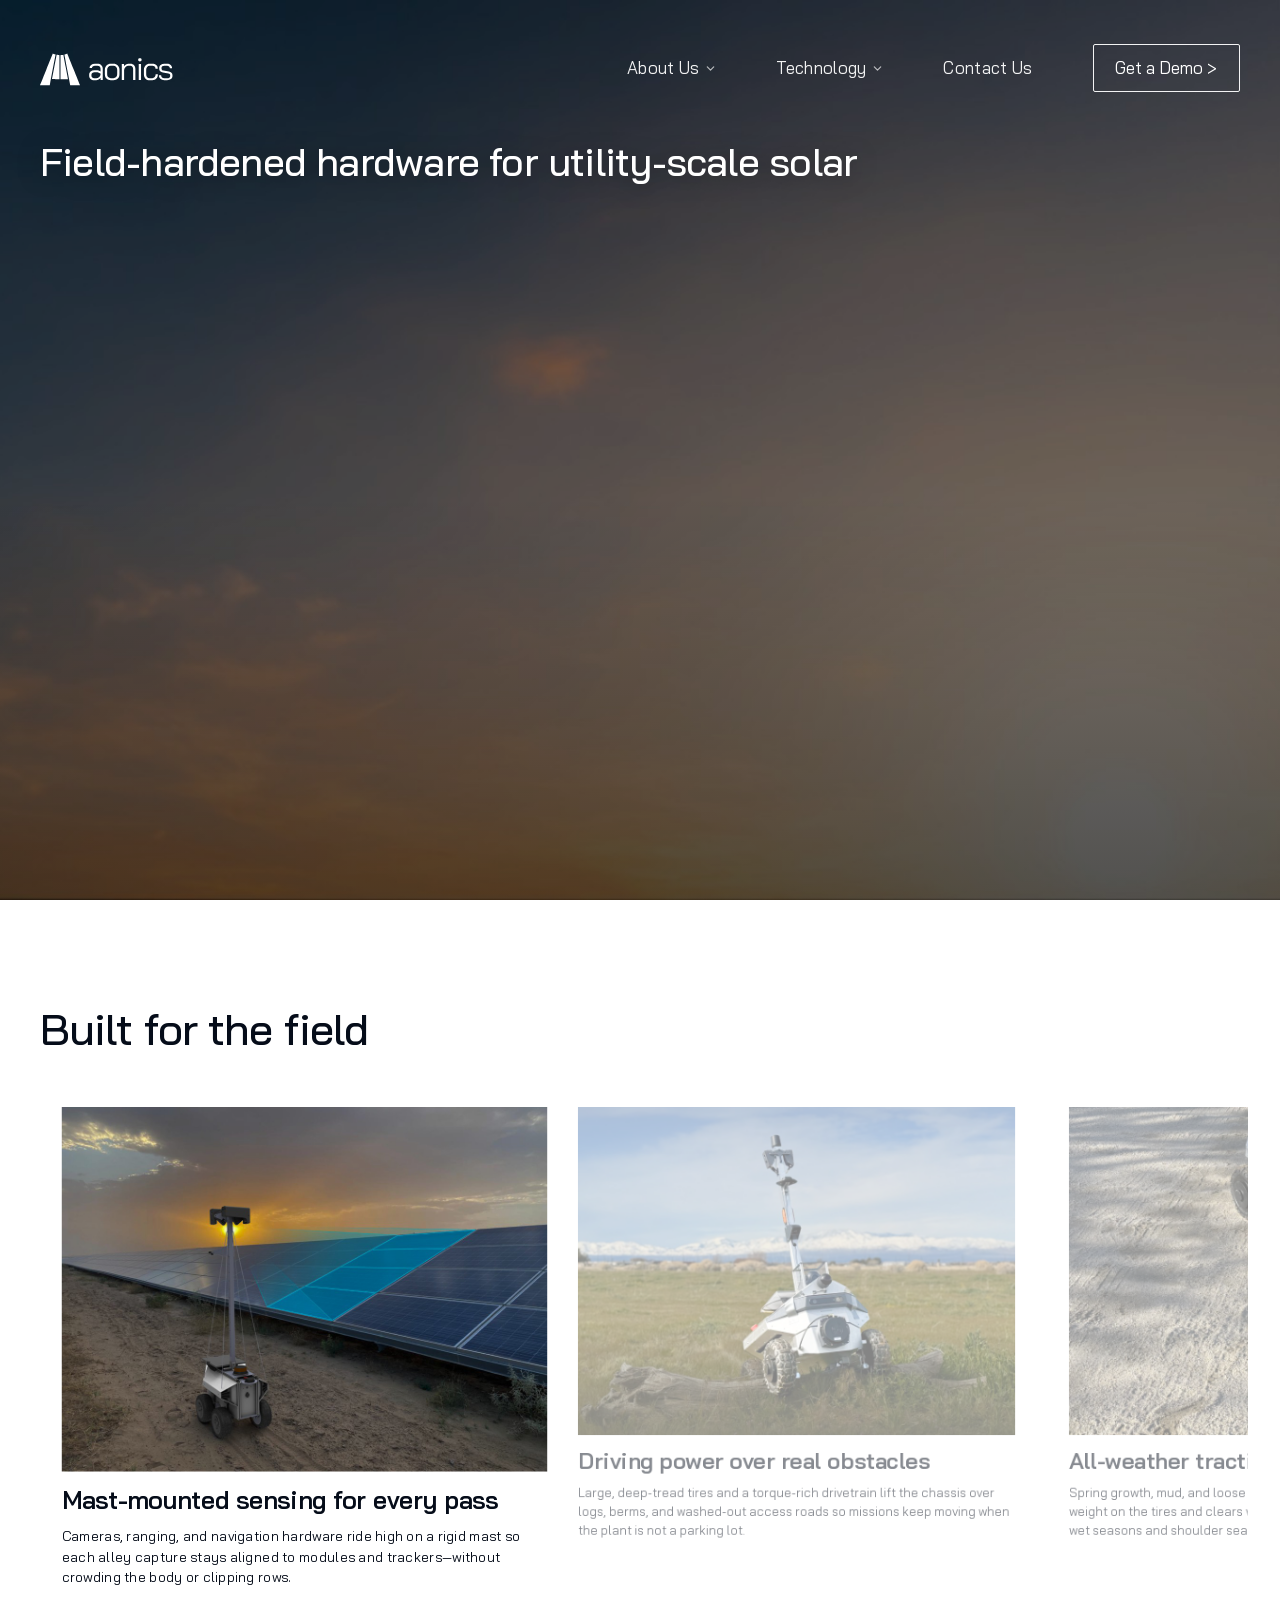
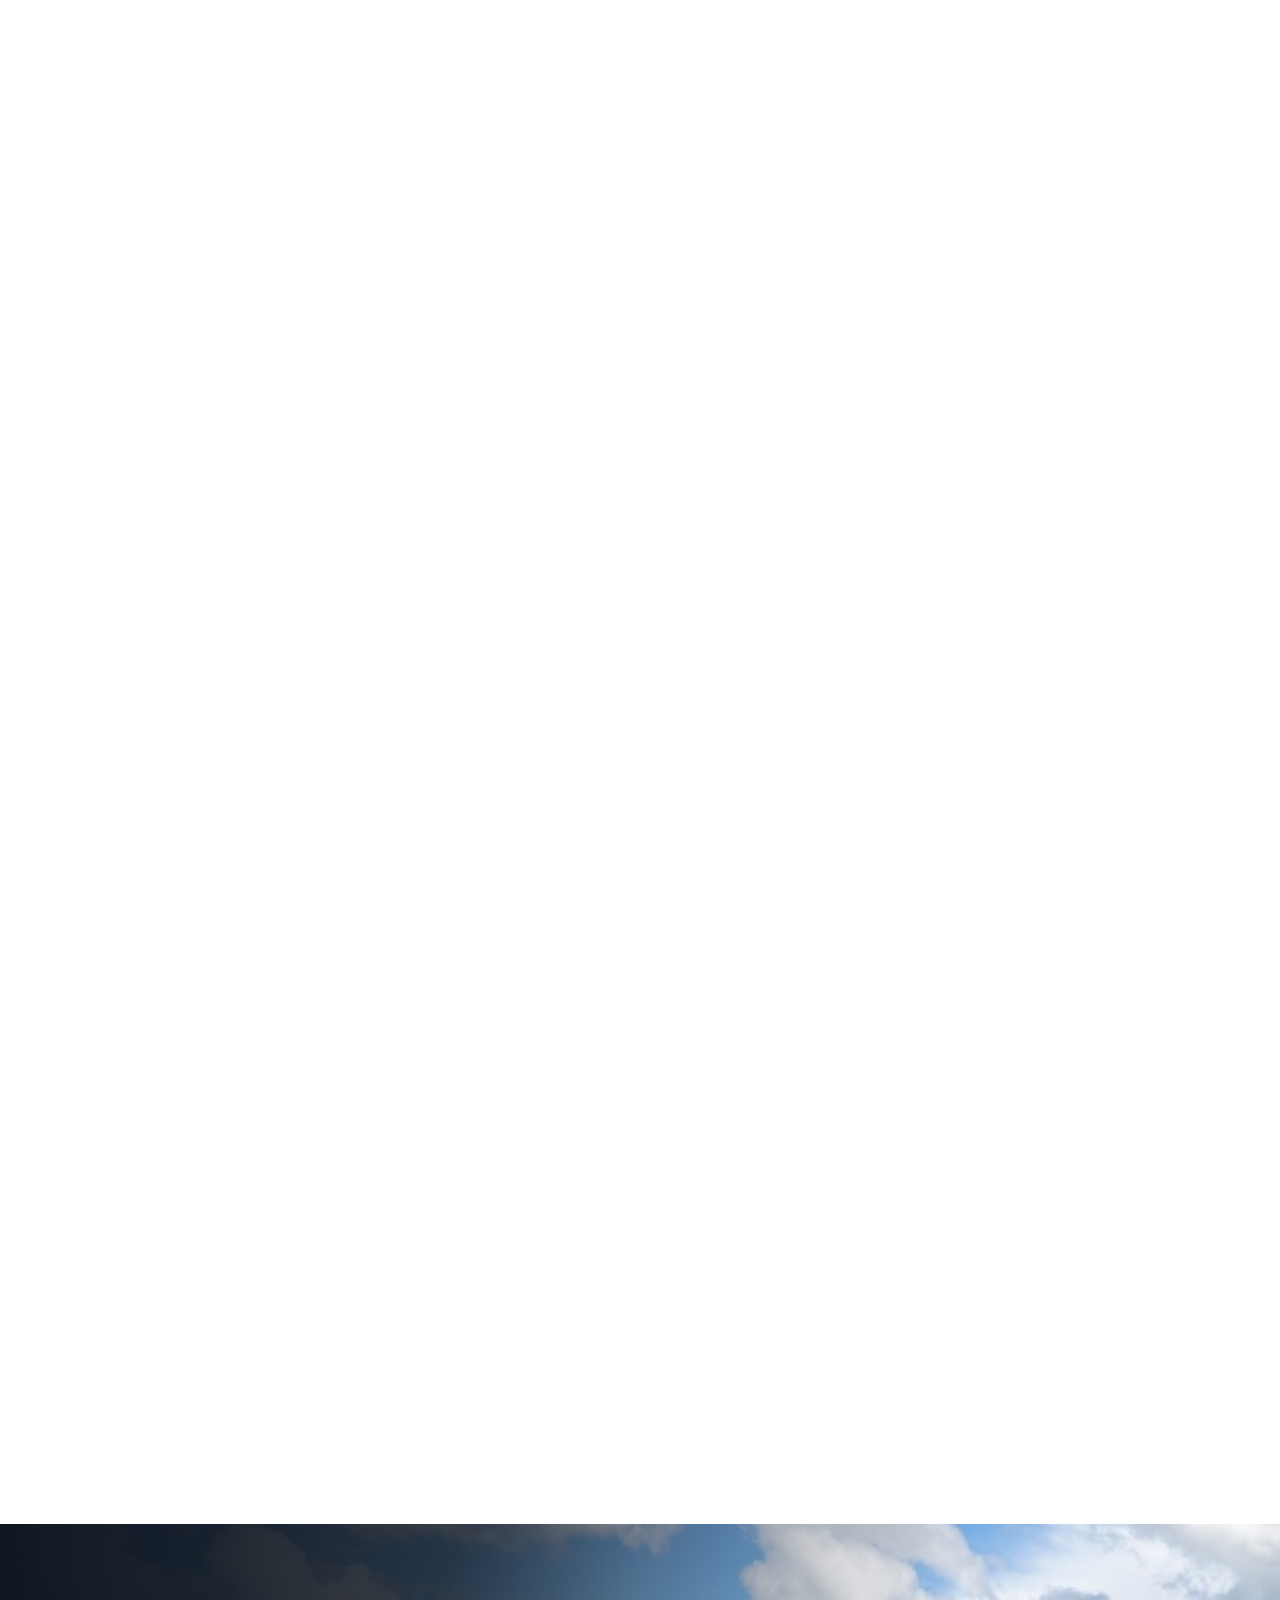
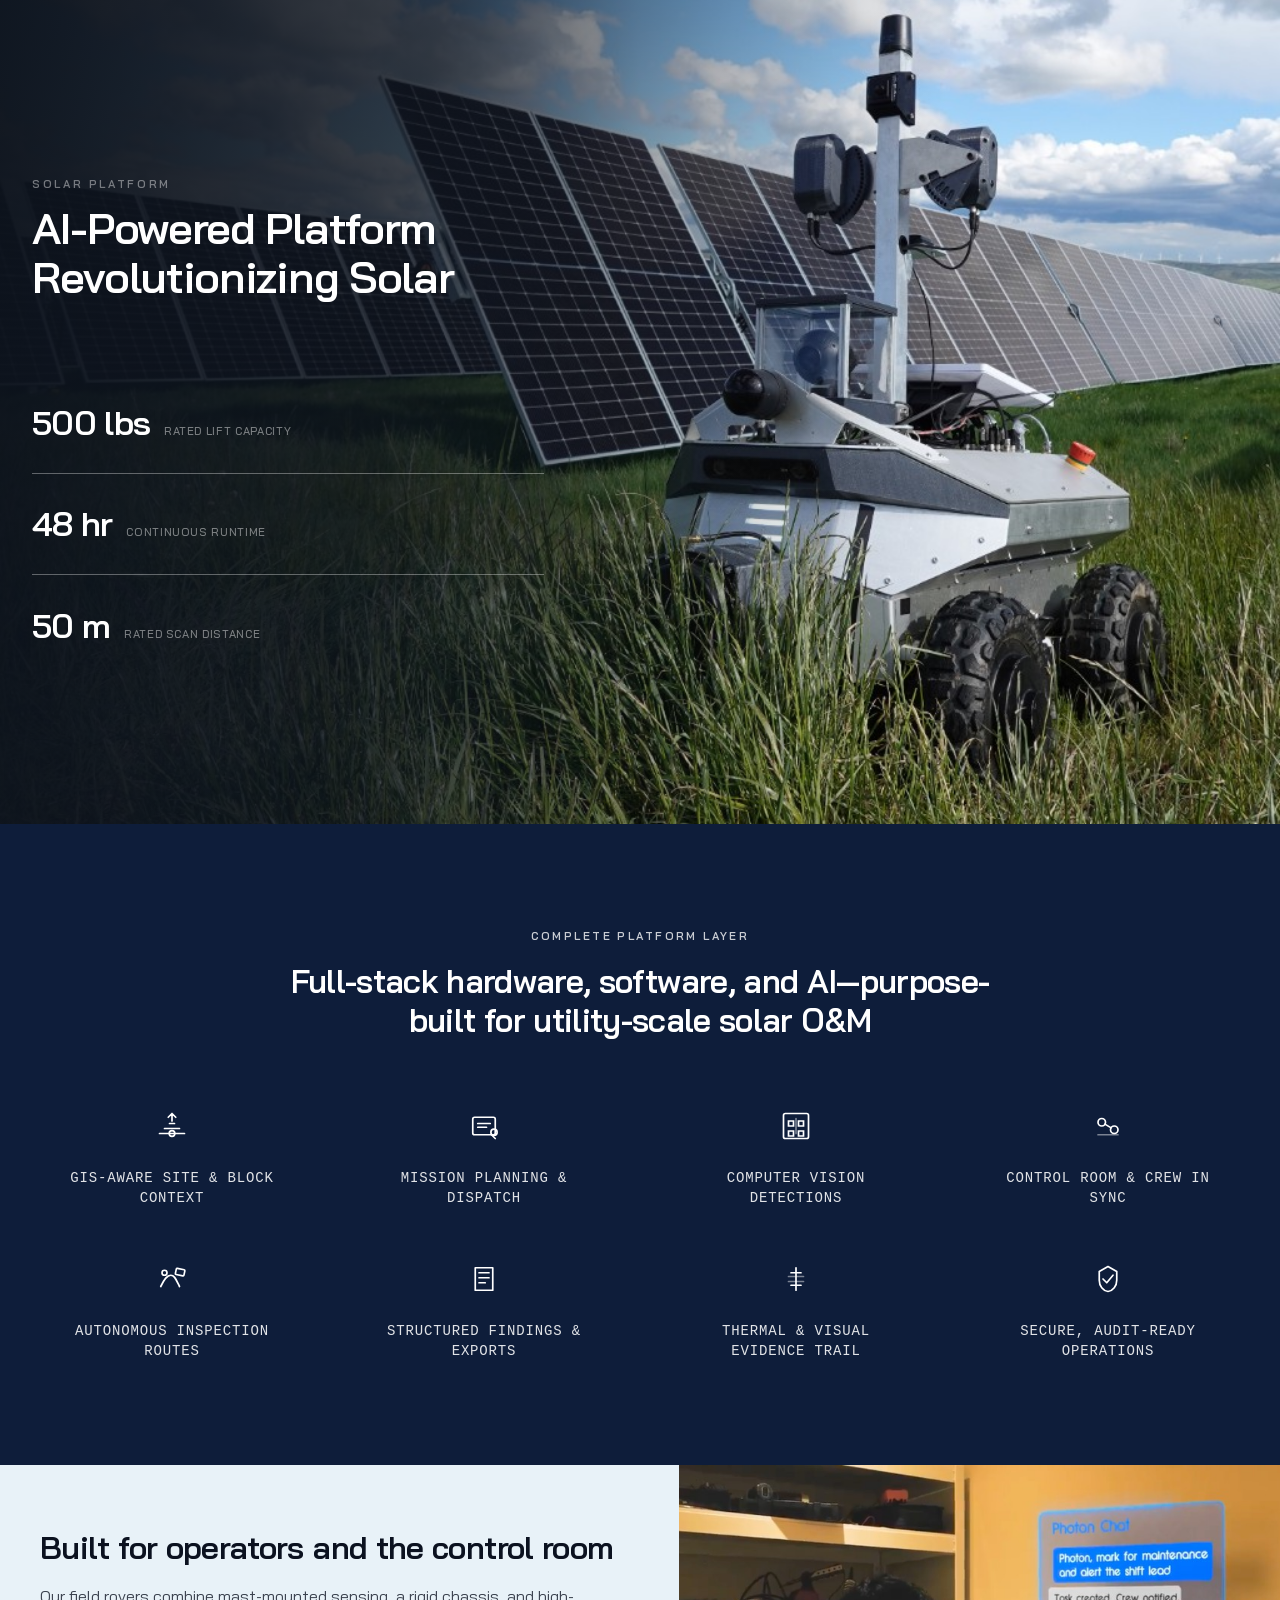
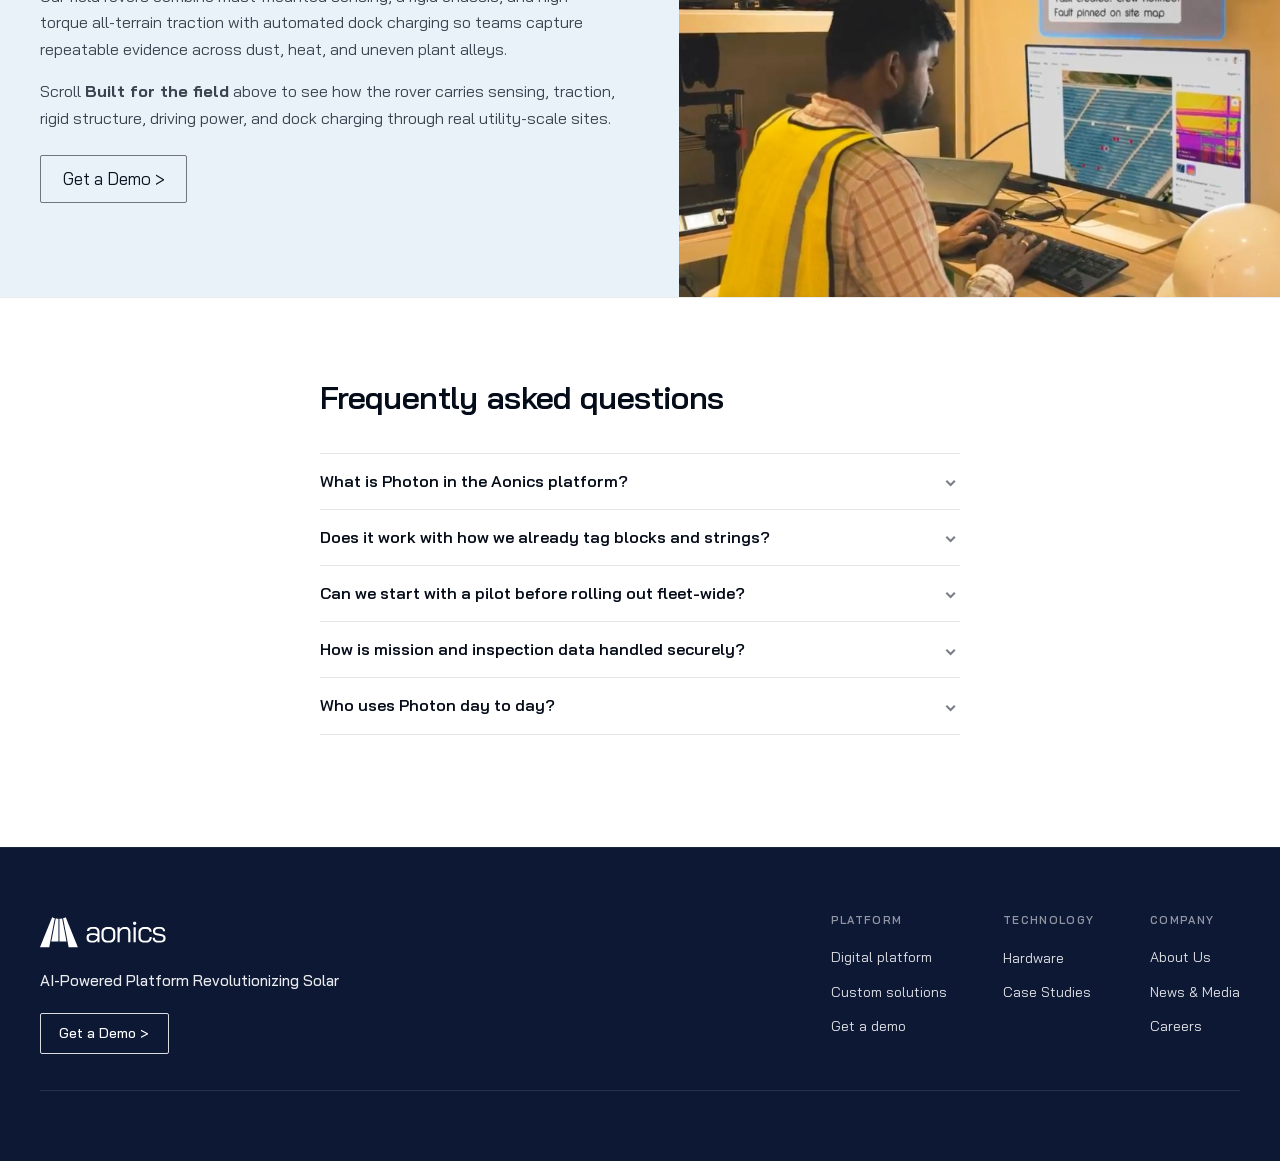
<file: hardware.html>
<!DOCTYPE html>
<html lang="en">
  <head>
    <meta charset="UTF-8" />
    <script>
      document.documentElement.classList.add("js");
    </script>
    <meta name="viewport" content="width=device-width, initial-scale=1.0" />
    <title>Hardware — Aonics</title>
    <link rel="preconnect" href="https://fonts.googleapis.com" />
    <link rel="preconnect" href="https://fonts.gstatic.com" crossorigin />
    <link
      href="https://fonts.googleapis.com/css2?family=Bai+Jamjuree:wght@400;500;600;700&display=swap"
      rel="stylesheet"
    />
    <link rel="stylesheet" href="styles.css?v=206" />
  </head>
  <body class="page-digital-platform page-hardware">
    <header class="site-header" id="site-header">
      <div class="site-header-inner">
        <a href="index.html" class="logo" aria-label="Aonics home">
          <img
            class="logo-img"
            src="assets/Logo_White.svg"
            alt="Aonics"
            width="1134"
            height="338"
          />
        </a>
        <nav class="nav" id="site-nav" aria-label="Primary">
          <ul class="nav-list">
            <li class="nav-item nav-item--has-dropdown">
              <a class="nav-link" href="about.html"
                >About Us
                <span class="nav-caret" aria-hidden="true">
                  <svg width="11" height="11" viewBox="0 0 12 12" fill="none" aria-hidden="true">
                    <path
                      d="M2.5 4.25 6 7.75l3.5-3.5"
                      stroke="currentColor"
                      stroke-width="1.35"
                      stroke-linecap="round"
                      stroke-linejoin="round"
                    />
                  </svg>
                </span>
              </a>
              <div class="nav-dropdown" role="region" aria-label="About">
                <div class="nav-dropdown-panel">
                  <a class="nav-dropdown-link" href="about.html">
                    <span class="nav-dropdown-icon" aria-hidden="true">
                      <svg width="22" height="22" viewBox="0 0 24 24" fill="none" stroke="currentColor" stroke-width="1.4">
                        <circle cx="12" cy="12" r="9" />
                        <path d="M12 7v5l3 2" stroke-linecap="round" stroke-linejoin="round" />
                      </svg>
                    </span>
                    <span class="nav-dropdown-copy">
                      <span class="nav-dropdown-title">Our Story</span>
                    </span>
                  </a>
                  <a class="nav-dropdown-link" href="contact.html">
                    <span class="nav-dropdown-icon" aria-hidden="true">
                      <svg width="22" height="22" viewBox="0 0 24 24" fill="none" stroke="currentColor" stroke-width="1.4">
                        <path d="M8 7h8v10H8z" stroke-linejoin="round" />
                        <path d="M10 11h4M10 14h3" stroke-linecap="round" />
                        <path d="M12 7V5" stroke-linecap="round" />
                      </svg>
                    </span>
                    <span class="nav-dropdown-copy">
                      <span class="nav-dropdown-title">Careers</span>
                    </span>
                  </a>
                </div>
              </div>
            </li>
            <li class="nav-item nav-item--has-dropdown">
              <a class="nav-link" href="index.html#technology"
                >Technology
                <span class="nav-caret" aria-hidden="true">
                  <svg width="11" height="11" viewBox="0 0 12 12" fill="none" aria-hidden="true">
                    <path
                      d="M2.5 4.25 6 7.75l3.5-3.5"
                      stroke="currentColor"
                      stroke-width="1.35"
                      stroke-linecap="round"
                      stroke-linejoin="round"
                    />
                  </svg>
                </span>
              </a>
              <div class="nav-dropdown" role="region" aria-label="Technology">
                <div class="nav-dropdown-panel">
                  <a class="nav-dropdown-link" href="digital-platform.html">
                    <span class="nav-dropdown-icon" aria-hidden="true">
                      <svg width="22" height="22" viewBox="0 0 24 24" fill="none" stroke="currentColor" stroke-width="1.4">
                        <rect x="4" y="5" width="16" height="11" rx="1.5" stroke-linejoin="round" />
                        <path d="M8 9h8M8 12h5" stroke-linecap="round" />
                      </svg>
                    </span>
                    <span class="nav-dropdown-copy">
                      <span class="nav-dropdown-title">Digital platform</span>
                    </span>
                  </a>
                  <a class="nav-dropdown-link" href="hardware.html" aria-current="page">
                    <span class="nav-dropdown-icon" aria-hidden="true">
                      <svg width="22" height="22" viewBox="0 0 24 24" fill="none" stroke="currentColor" stroke-width="1.4">
                        <path d="M8 16V8h8v8" stroke-linejoin="round" />
                        <path d="M10 12h4M12 10v4" stroke-linecap="round" />
                        <path d="M6 18h12" stroke-linecap="round" />
                      </svg>
                    </span>
                    <span class="nav-dropdown-copy">
                      <span class="nav-dropdown-title">Hardware</span>
                    </span>
                  </a>
                </div>
              </div>
            </li>
            <li><a class="nav-link" href="contact.html">Contact Us</a></li>
            <li><a class="btn btn-ghost nav-demo-btn nav-cta" href="index.html#demo">Get a Demo &gt;</a></li>
          </ul>
        </nav>
        <button
          type="button"
          class="nav-toggle"
          id="nav-toggle"
          aria-expanded="false"
          aria-controls="site-nav"
          aria-label="Open menu"
        >
          <span class="nav-toggle-box" aria-hidden="true">
            <span class="nav-toggle-bar"></span>
            <span class="nav-toggle-bar"></span>
            <span class="nav-toggle-bar"></span>
          </span>
        </button>
      </div>
    </header>

    <main>
      <section
        class="hero"
        id="top"
        aria-labelledby="platform-hero-heading"
        data-hero-video-bg
      >
        <div class="hero-video-stack" aria-hidden="true">
          <img
            class="hero-bg-video"
            src="assets/sky.png?v=1"
            alt=""
            width="1920"
            height="1080"
            loading="eager"
            decoding="async"
          />
          <div class="hero-video-scrim"></div>
        </div>
        <div class="hero-inner">
          <div class="hero-copy">
            <h1 class="hero-title reveal" id="platform-hero-heading">Field-hardened hardware for utility-scale solar</h1>
          </div>
        </div>
      </section>

      <section
        class="about-story-rail"
        id="hardware-carousel"
        aria-labelledby="hardware-carousel-heading"
        data-story-slides="5"
      >
        <div class="about-story-rail-host">
          <div class="about-story-rail-sticky">
            <div class="about-hero-inner about-story-rail-head">
              <div class="about-story-rail-intro">
                <h2 id="hardware-carousel-heading" class="reveal">Built for the field</h2>
              </div>
            </div>
            <div class="about-story-rail-stage">
              <ul class="about-story-rail-track">
                <li class="about-story-card">
                  <article class="about-story-card-inner">
                    <figure class="about-story-card-media">
                      <img
                        src="assets/hardware-carousel-01-solar-scan.png?v=1"
                        alt="Autonomous inspection robot beside solar rows at sunset, mast-mounted sensors scanning panels"
                        width="1024"
                        height="768"
                        loading="eager"
                        decoding="async"
                      />
                    </figure>
                    <div class="about-story-card-text reveal">
                      <h3 class="about-story-card-title">Mast-mounted sensing for every pass</h3>
                      <p class="about-story-card-body">
                        Cameras, ranging, and navigation hardware ride high on a rigid mast so each alley capture stays
                        aligned to modules and trackers—without crowding the body or clipping rows.
                      </p>
                    </div>
                  </article>
                </li>
                <li class="about-story-card">
                  <article class="about-story-card-inner">
                    <figure class="about-story-card-media">
                      <img
                        src="assets/hardware-carousel-02-terrain.png?v=1"
                        alt="Rugged four-wheeled robot climbing over a fallen log in open terrain with mountains behind"
                        width="1024"
                        height="768"
                        loading="lazy"
                        decoding="async"
                      />
                    </figure>
                    <div class="about-story-card-text reveal">
                      <h3 class="about-story-card-title">Driving power over real obstacles</h3>
                      <p class="about-story-card-body">
                        Large, deep-tread tires and a torque-rich drivetrain lift the chassis over logs, berms, and
                        washed-out access roads so missions keep moving when the plant is not a parking lot.
                      </p>
                    </div>
                  </article>
                </li>
                <li class="about-story-card">
                  <article class="about-story-card-inner">
                    <figure class="about-story-card-media">
                      <img
                        src="assets/hardware-carousel-03-grass.png?v=1"
                        alt="Robot driving through tall grass, leaving twin tracks behind the wheels"
                        width="1024"
                        height="768"
                        loading="lazy"
                        decoding="async"
                      />
                    </figure>
                    <div class="about-story-card-text reveal">
                      <h3 class="about-story-card-title">All-weather traction in overgrown rows</h3>
                      <p class="about-story-card-body">
                        Spring growth, mud, and loose soil load the drivetrain—this layout keeps weight on the tires and
                        clears vegetation so sensing stays steady through wet seasons and shoulder seasons alike.
                      </p>
                    </div>
                  </article>
                </li>
                <li class="about-story-card">
                  <article class="about-story-card-inner">
                    <figure class="about-story-card-media">
                      <img
                        src="assets/hardware-carousel-04-sand.png?v=1"
                        alt="Top view of metal-plated robot turning on sandy ground with curved tire tracks"
                        width="1024"
                        height="768"
                        loading="lazy"
                        decoding="async"
                      />
                    </figure>
                    <div class="about-story-card-text reveal">
                      <h3 class="about-story-card-title">Rigid chassis in dust and heat</h3>
                      <p class="about-story-card-body">
                        Bolted, metal-skinned construction and sealed topside routing shrug off abrasive dust, UV, and
                        vibration so mast alignment and payloads stay trustworthy shift after shift.
                      </p>
                    </div>
                  </article>
                </li>
                <li class="about-story-card">
                  <article class="about-story-card-inner">
                    <figure class="about-story-card-media">
                      <img
                        src="assets/hardware-carousel-05-charging.png?v=1"
                        alt="Robot docked on a charging platform beside solar arrays with charging cable connected"
                        width="1024"
                        height="768"
                        loading="lazy"
                        decoding="async"
                      />
                    </figure>
                    <div class="about-story-card-text reveal">
                      <h3 class="about-story-card-title">Dock charging between missions</h3>
                      <p class="about-story-card-body">
                        Guided alignment lands the rover on a field dock so batteries and onboard compute replenish
                        unattended—ready for the next sweep without hauling generators or manual plug-ins.
                      </p>
                    </div>
                  </article>
                </li>
              </ul>
            </div>
          </div>
        </div>
      </section>

      <section
        class="hero hero--home-duplicate"
        id="home-hero-echo"
        aria-labelledby="home-hero-echo-heading"
      >
        <img
          class="hero-duplicate-bg"
          src="assets/home-hero-duplicate-bg.jpg?v=1"
          srcset="assets/home-hero-duplicate-bg.jpg?v=1 1024w"
          sizes="100vw"
          alt=""
          width="1024"
          height="728"
          loading="eager"
          decoding="async"
          fetchpriority="low"
        />
        <div class="hero-inner">
          <div class="hero-duplicate-grid">
            <div class="hero-duplicate-copy">
              <p class="hero-duplicate-kicker reveal">Solar platform</p>
              <h2 class="hero-title reveal" id="home-hero-echo-heading">AI-Powered Platform Revolutionizing Solar</h2>
              <p class="hero-sub reveal">
                Autonomous AI Agents for Operations &amp; Maintenance in utility-scale solar plants
              </p>
              <ul class="hero-duplicate-specs" role="list">
                <li class="hero-duplicate-spec reveal" role="listitem">
                  <div class="hero-duplicate-spec-row">
                    <span class="hero-duplicate-spec-value">500 lbs</span>
                    <span class="hero-duplicate-spec-note">Rated lift capacity</span>
                  </div>
                </li>
                <li class="hero-duplicate-spec reveal" role="listitem">
                  <div class="hero-duplicate-spec-row">
                    <span class="hero-duplicate-spec-value">48 hr</span>
                    <span class="hero-duplicate-spec-note">Continuous runtime</span>
                  </div>
                </li>
                <li class="hero-duplicate-spec reveal" role="listitem">
                  <div class="hero-duplicate-spec-row">
                    <span class="hero-duplicate-spec-value">50 m</span>
                    <span class="hero-duplicate-spec-note">Rated scan distance</span>
                  </div>
                </li>
              </ul>
            </div>
            <div class="hero-duplicate-visual" aria-hidden="true"></div>
          </div>
        </div>
      </section>
      <section
        class="platform-cap"
        id="platform-stack"
        aria-labelledby="platform-cap-heading"
      >
        <div class="platform-cap-inner">
          <p class="platform-cap-kicker reveal">Complete platform layer</p>
          <h2 id="platform-cap-heading" class="platform-cap-heading reveal">
            Full-stack hardware, software, and AI—purpose-built for utility-scale solar O&amp;M
          </h2>
          <ul class="platform-cap-grid" role="list">
            <li class="platform-cap-item reveal">
              <span class="platform-cap-icon" aria-hidden="true">
                <svg width="40" height="40" viewBox="0 0 32 32" fill="none" stroke="currentColor" stroke-width="1.35">
                  <path d="M6 22h20M10 18h12M14 14h4" stroke-linecap="round" />
                  <path d="M16 6v6M13 9l3-3 3 3" stroke-linecap="round" stroke-linejoin="round" />
                  <circle cx="16" cy="22" r="2.25" />
                </svg>
              </span>
              <span class="platform-cap-label">GIS-aware site &amp; block context</span>
            </li>
            <li class="platform-cap-item reveal">
              <span class="platform-cap-icon" aria-hidden="true">
                <svg width="40" height="40" viewBox="0 0 32 32" fill="none" stroke="currentColor" stroke-width="1.35">
                  <rect x="7" y="9" width="18" height="14" rx="1.5" />
                  <path d="M11 14h10M11 17h7" stroke-linecap="round" />
                  <path d="M22 23l3 3" stroke-linecap="round" />
                  <circle cx="24" cy="21" r="2.5" />
                </svg>
              </span>
              <span class="platform-cap-label">Mission planning &amp; dispatch</span>
            </li>
            <li class="platform-cap-item reveal">
              <span class="platform-cap-icon" aria-hidden="true">
                <svg width="40" height="40" viewBox="0 0 32 32" fill="none" stroke="currentColor" stroke-width="1.35">
                  <rect x="6" y="6" width="20" height="20" rx="1.5" />
                  <path d="M10 12h4v4h-4zM18 12h4v4h-4zM10 20h4v4h-4zM18 20h4v4h-4z" />
                  <path d="M16 10v12" stroke-linecap="round" opacity="0.45" />
                </svg>
              </span>
              <span class="platform-cap-label">Computer vision detections</span>
            </li>
            <li class="platform-cap-item reveal">
              <span class="platform-cap-icon" aria-hidden="true">
                <svg width="40" height="40" viewBox="0 0 32 32" fill="none" stroke="currentColor" stroke-width="1.35">
                  <circle cx="11" cy="13" r="3" />
                  <circle cx="21" cy="19" r="3" />
                  <path d="M13.5 14.5 18.5 17.5" stroke-linecap="round" />
                  <path d="M8 23h16" stroke-linecap="round" opacity="0.45" />
                </svg>
              </span>
              <span class="platform-cap-label">Control room &amp; crew in sync</span>
            </li>
            <li class="platform-cap-item reveal">
              <span class="platform-cap-icon" aria-hidden="true">
                <svg width="40" height="40" viewBox="0 0 32 32" fill="none" stroke="currentColor" stroke-width="1.35">
                  <path
                    d="M7 22c3-6 5-9 8-9s4 3 7 9"
                    stroke-linecap="round"
                  />
                  <circle cx="10" cy="11" r="2" />
                  <rect x="19" y="8" width="7" height="5" rx="0.75" transform="rotate(12 22.5 10.5)" />
                </svg>
              </span>
              <span class="platform-cap-label">Autonomous inspection routes</span>
            </li>
            <li class="platform-cap-item reveal">
              <span class="platform-cap-icon" aria-hidden="true">
                <svg width="40" height="40" viewBox="0 0 32 32" fill="none" stroke="currentColor" stroke-width="1.35">
                  <path d="M9 7h14v18H9z" stroke-linejoin="round" />
                  <path d="M12 11h8M12 15h8M12 19h5" stroke-linecap="round" />
                </svg>
              </span>
              <span class="platform-cap-label">Structured findings &amp; exports</span>
            </li>
            <li class="platform-cap-item reveal">
              <span class="platform-cap-icon" aria-hidden="true">
                <svg width="40" height="40" viewBox="0 0 32 32" fill="none" stroke="currentColor" stroke-width="1.35">
                  <path d="M16 7v18" stroke-linecap="round" />
                  <path d="M12 11h8M12 21h8" stroke-linecap="round" />
                  <path d="M10 14h12M10 18h12" stroke-linecap="round" opacity="0.45" />
                </svg>
              </span>
              <span class="platform-cap-label">Thermal &amp; visual evidence trail</span>
            </li>
            <li class="platform-cap-item reveal">
              <span class="platform-cap-icon" aria-hidden="true">
                <svg width="40" height="40" viewBox="0 0 32 32" fill="none" stroke="currentColor" stroke-width="1.35">
                  <path d="M16 6 9 10v7c0 4.5 3 8.5 7 9 4-.5 7-4.5 7-9v-7l-7-4Z" stroke-linejoin="round" />
                  <path d="M12 16l3 3 5-6" stroke-linecap="round" stroke-linejoin="round" />
                </svg>
              </span>
              <span class="platform-cap-label">Secure, audit-ready operations</span>
            </li>
          </ul>
        </div>
      </section>


      <section class="about-cta" id="overview" aria-labelledby="platform-overview-heading">
        <div class="about-cta-split">
          <div class="about-cta-panel">
            <div class="about-cta-copy">
              <h2 id="platform-overview-heading" class="reveal">Built for operators and the control room</h2>
              <p class="about-cta-intro reveal">
                Our field rovers combine mast-mounted sensing, a rigid chassis, and high-torque all-terrain traction with
                automated dock charging so teams capture repeatable evidence across dust, heat, and uneven plant alleys.
              </p>
              <p class="about-cta-intro reveal">
                Scroll <strong>Built for the field</strong> above to see how the rover carries sensing, traction, rigid
                structure, driving power, and dock charging through real utility-scale sites.
              </p>
              <a class="btn btn-ghost nav-demo-btn nav-cta reveal" href="index.html#demo">Get a Demo &gt;</a>
            </div>
          </div>
        </div>
        <div class="about-cta-visual" aria-hidden="true">
          <img
            src="assets/digital-platform-operators.png?v=1"
            alt=""
            width="1024"
            height="571"
            loading="lazy"
            decoding="async"
          />
        </div>
      </section>

      <section class="platform-faq" id="faq" aria-labelledby="platform-faq-heading">
        <div class="platform-faq-inner">
          <h2 id="platform-faq-heading" class="reveal">Frequently asked questions</h2>
          <div class="platform-faq-list">
            <div class="platform-faq-item reveal">
              <details class="platform-faq-details">
                <summary class="platform-faq-summary">What is Photon in the Aonics platform?</summary>
                <div class="platform-faq-panel">
                  <p>
                    Photon is the conversational layer that sits on top of your site context—maps, missions, and
                    findings—so operators can ask plain-language questions, dispatch work, and review detections without
                    jumping between disconnected tools.
                  </p>
                </div>
              </details>
            </div>
            <div class="platform-faq-item reveal">
              <details class="platform-faq-details">
                <summary class="platform-faq-summary">Does it work with how we already tag blocks and strings?</summary>
                <div class="platform-faq-panel">
                  <p>
                    The platform is designed around utility-scale hierarchies—sites, blocks, strings, and components—so
                    your existing naming and GIS context can carry through. We focus on aligning language in the product
                    with what crews already use in the field.
                  </p>
                </div>
              </details>
            </div>
            <div class="platform-faq-item reveal">
              <details class="platform-faq-details">
                <summary class="platform-faq-summary">Can we start with a pilot before rolling out fleet-wide?</summary>
                <div class="platform-faq-panel">
                  <p>
                    Yes. Teams often begin with a bounded scope—one site or a subset of blocks—to validate workflows,
                    train dispatchers, and tune reporting before expanding missions and integrations across the
                    portfolio.
                  </p>
                </div>
              </details>
            </div>
            <div class="platform-faq-item reveal">
              <details class="platform-faq-details">
                <summary class="platform-faq-summary">How is mission and inspection data handled securely?</summary>
                <div class="platform-faq-panel">
                  <p>
                    Data is treated as operational evidence: encrypted in transit, access-controlled by role, and
                    retained with an audit-friendly trail so both the control room and the field share a single source of
                    truth for what was observed and when.
                  </p>
                </div>
              </details>
            </div>
            <div class="platform-faq-item reveal">
              <details class="platform-faq-details">
                <summary class="platform-faq-summary">Who uses Photon day to day?</summary>
                <div class="platform-faq-panel">
                  <p>
                    Dispatchers and performance engineers use it for planning and triage; technicians use it to confirm
                    routes, close out work, and attach context from the plant. Everyone works off the same structured
                    findings instead of ad hoc screenshots and side threads.
                  </p>
                </div>
              </details>
            </div>
          </div>
        </div>
      </section>
    </main>

    <footer class="site-footer" id="contact">
      <div class="footer-top">
        <div class="footer-brand" id="demo">
          <a href="index.html#top" class="logo logo--footer reveal" aria-label="Aonics home">
            <img
              class="logo-img logo-img--footer"
              src="assets/Logo_White.svg"
              alt="Aonics"
              width="1134"
              height="338"
            />
          </a>
          <p class="footer-tagline reveal">AI-Powered Platform Revolutionizing Solar</p>
          <a class="btn btn-ghost reveal" href="index.html#demo">Get a Demo &gt;</a>
        </div>
        <div class="footer-nav-grid">
          <div class="footer-col reveal">
            <h4>Platform</h4>
            <ul>
              <li><a href="digital-platform.html">Digital platform</a></li>
              <li><a href="#">Custom solutions</a></li>
              <li><a href="index.html#demo">Get a demo</a></li>
            </ul>
          </div>
          <div class="footer-col reveal">
            <h4>Technology</h4>
            <ul>
              <li><a href="hardware.html" aria-current="page">Hardware</a></li>
              <li><a href="#">Case Studies</a></li>
            </ul>
          </div>
          <div class="footer-col reveal">
            <h4>Company</h4>
            <ul>
              <li><a href="about.html">About Us</a></li>
              <li><a href="#">News &amp; Media</a></li>
              <li><a href="#">Careers</a></li>
            </ul>
          </div>
        </div>
      </div>
      <div class="footer-bottom">
        <p class="footer-copy reveal">© 2023 Aonics. All rights reserved.</p>
        <div class="footer-legal reveal">
          <a href="#">Terms of Use</a>
          <a href="#">Privacy Policy</a>
        </div>
      </div>
    </footer>
    <script>
      (function () {
        try {
          var header = document.querySelector(".site-header");
          var toggle = document.getElementById("nav-toggle");
          var nav = document.getElementById("site-nav");
          if (!header || !toggle || !nav) return;

          var mq = window.matchMedia("(max-width: 900px)");

          function setOpen(open) {
            header.classList.toggle("is-nav-open", open);
            toggle.setAttribute("aria-expanded", open ? "true" : "false");
            toggle.setAttribute("aria-label", open ? "Close menu" : "Open menu");
            document.body.classList.toggle("nav-menu-open", open);
          }

          function closeIfNeeded() {
            if (!mq.matches) setOpen(false);
          }

          toggle.addEventListener("click", function () {
            if (!mq.matches) return;
            setOpen(!header.classList.contains("is-nav-open"));
          });

          nav.querySelectorAll("a").forEach(function (link) {
            link.addEventListener("click", function () {
              if (mq.matches) setOpen(false);
            });
          });

          document.addEventListener("keydown", function (e) {
            if (e.key === "Escape" && header.classList.contains("is-nav-open")) {
              setOpen(false);
              toggle.focus();
            }
          });

          if (typeof mq.addEventListener === "function") {
            mq.addEventListener("change", closeIfNeeded);
          } else if (typeof mq.addListener === "function") {
            mq.addListener(closeIfNeeded);
          }
          window.addEventListener("resize", closeIfNeeded);
        } catch (e) {}
      })();

      (function () {
        try {
          if (!window.IntersectionObserver) {
            document.querySelectorAll(".reveal").forEach(function (el) {
              el.classList.add("is-visible");
            });
            return;
          }
          var reduce = window.matchMedia("(prefers-reduced-motion: reduce)");
          if (reduce.matches) {
            document.querySelectorAll(".reveal").forEach(function (el) {
              el.classList.add("is-visible");
            });
            return;
          }
          var nodes = document.querySelectorAll(".reveal");
          if (!nodes.length) return;
          var obs = new IntersectionObserver(
            function (entries) {
              entries.forEach(function (entry) {
                if (!entry.isIntersecting) return;
                entry.target.classList.add("is-visible");
                obs.unobserve(entry.target);
              });
            },
            { root: null, rootMargin: "0px 0px -10% 0px", threshold: 0.12 }
          );
          nodes.forEach(function (el) {
            obs.observe(el);
          });
        } catch (e) {}
      })();
    </script>
    <script src="about-story-rail.js?v=13"></script>
    <script src="site-header.js"></script>
  </body>
</html>
</file>
<file: styles.css>
/* Aonics landing — layout aligned to design reference */

:root {
  --color-page: #0e1d3a;
  --color-footer: #0c1834;
  --color-muted: rgba(255, 255, 255, 0.55);
  --max-content: 1200px;
  /* Gutters: --header-pad-x (~32px desktop at 1024+; scales down on smaller viewports). */
  --header-pad-x: 0.8125rem;
  --site-header-h: 4.25rem;
  /* Space between viewport top and header bar (logo + nav row). */
  --site-header-pad-top: clamp(1rem, 3vw, 1.75rem);
}

@media (min-width: 480px) {
  :root {
    --header-pad-x: 0.9375rem;
  }
}

@media (min-width: 640px) {
  :root {
    --header-pad-x: 1.125rem;
  }
}

@media (min-width: 768px) {
  :root {
    --header-pad-x: 1.5rem;
  }
}

@media (min-width: 1024px) {
  :root {
    --header-pad-x: 1.5rem;
  }
}

@media (min-width: 1280px) {
  :root {
    --header-pad-x: 2rem;
  }
}

body.nav-menu-open {
  overflow: hidden;
}

*,
*::before,
*::after {
  box-sizing: border-box;
}

html {
  scroll-behavior: smooth;
  scroll-padding-top: calc(var(--site-header-pad-top) + var(--site-header-h) + 0.5rem);
}

body {
  margin: 0;
  font-family: "Bai Jamjuree", sans-serif;
  font-size: 16px;
  line-height: 1.5;
  color: #fff;
  background: var(--color-page);
}

img {
  max-width: 100%;
  height: auto;
  display: block;
}

a {
  color: inherit;
  text-decoration: none;
}

a:hover {
  opacity: 0.85;
}

h1,
h2,
h3,
h4,
p {
  margin: 0;
}

ul {
  margin: 0;
  padding: 0;
  list-style: none;
}

/* Header — premium scroll (static site) */
.site-header {
  position: fixed;
  top: 0;
  left: 0;
  right: 0;
  z-index: 200;
  padding: var(--site-header-pad-top) var(--header-pad-x) 0;
  box-sizing: border-box;
  background: transparent;
  box-shadow: none;
  transform: translateY(0);
  transition:
    transform 0.55s cubic-bezier(0.22, 1, 0.36, 1),
    background 0.55s cubic-bezier(0.22, 1, 0.36, 1),
    backdrop-filter 0.55s cubic-bezier(0.22, 1, 0.36, 1),
    -webkit-backdrop-filter 0.55s cubic-bezier(0.22, 1, 0.36, 1),
    box-shadow 0.55s cubic-bezier(0.22, 1, 0.36, 1);
  will-change: transform;
}

.site-header.is-scrolled {
  background: rgba(5, 10, 18, 0.62);
  backdrop-filter: blur(14px);
  -webkit-backdrop-filter: blur(14px);
  box-shadow: 0 10px 36px rgba(0, 0, 0, 0.28);
}

.site-header.is-elevated {
  background: rgba(5, 10, 18, 0.78);
  backdrop-filter: blur(22px);
  -webkit-backdrop-filter: blur(22px);
  box-shadow: 0 14px 48px rgba(0, 0, 0, 0.35);
}

.site-header.is-header-hidden {
  transform: translateY(-100%);
}

.site-header-inner {
  width: 100%;
  max-width: var(--max-content);
  margin: 0 auto;
  min-height: var(--site-header-h);
  display: flex;
  align-items: center;
  justify-content: space-between;
  column-gap: clamp(1.5rem, 4vw, 3rem);
  row-gap: 0.75rem;
  padding: 1rem 0;
  box-sizing: border-box;
  transition: padding 0.45s cubic-bezier(0.22, 1, 0.36, 1), min-height 0.45s cubic-bezier(0.22, 1, 0.36, 1);
}

.site-header.is-scrolled .site-header-inner {
  padding: 0.55rem 0;
  min-height: 3.25rem;
}

.logo {
  position: relative;
  z-index: 2;
  display: inline-flex;
  flex-shrink: 0;
  align-items: center;
  color: #fff;
}

.logo-img {
  display: block;
  height: 40px;
  width: auto;
  transition: height 0.45s cubic-bezier(0.22, 1, 0.36, 1), transform 0.45s cubic-bezier(0.22, 1, 0.36, 1);
}

.site-header.is-scrolled .logo-img {
  height: 37px;
  transform: scale(0.97);
}

.logo-img--footer {
  height: 38px;
}

.nav-toggle {
  display: none;
  position: relative;
  z-index: 2;
  flex-shrink: 0;
  align-items: center;
  justify-content: center;
  padding: 0.5rem;
  border: none;
  background: transparent;
  color: #fff;
  cursor: pointer;
  border-radius: 2px;
}

.nav-toggle:focus-visible {
  outline: 2px solid #fff;
  outline-offset: 2px;
}

.nav-toggle:hover {
  opacity: 0.9;
}

.nav-toggle-box {
  display: flex;
  flex-direction: column;
  justify-content: center;
  gap: 5px;
  width: 1.5rem;
  height: 1.125rem;
}

.nav-toggle-bar {
  display: block;
  height: 2px;
  width: 100%;
  background: currentColor;
  border-radius: 1px;
  transition: transform 0.2s ease, opacity 0.2s ease;
}

.site-header.is-nav-open .nav-toggle-bar:nth-child(1) {
  transform: translateY(7px) rotate(45deg);
}

.site-header.is-nav-open .nav-toggle-bar:nth-child(2) {
  opacity: 0;
}

.site-header.is-nav-open .nav-toggle-bar:nth-child(3) {
  transform: translateY(-7px) rotate(-45deg);
}

.nav {
  display: flex;
  align-items: center;
  justify-content: flex-end;
  flex: 1 1 auto;
  min-width: 0;
  font-family: "Bai Jamjuree", sans-serif;
  font-size: 1.0625rem;
  font-weight: 400;
}

.nav-list {
  display: flex;
  align-items: center;
  flex-wrap: nowrap;
  justify-content: flex-end;
  gap: clamp(1.75rem, 4.5vw, 3.5rem);
}

@media (min-width: 901px) {
  .nav-list {
    flex-wrap: nowrap;
    gap: clamp(2rem, 5vw, 3.75rem);
  }
}

.nav-list a:hover {
  opacity: 1;
}

.site-header .nav-link {
  color: rgba(255, 255, 255, 0.94);
  opacity: 1;
  font-weight: 400;
}

@media (min-width: 901px) {
  .nav-link {
    position: relative;
    display: inline-block;
    font-size: 1.0625rem;
    font-weight: 400;
    letter-spacing: 0.02em;
    text-transform: none;
    transition:
      color 0.35s cubic-bezier(0.22, 1, 0.36, 1),
      transform 0.35s cubic-bezier(0.22, 1, 0.36, 1);
  }

  .nav-link::after {
    content: "";
    position: absolute;
    left: 0;
    right: 0;
    bottom: -0.2rem;
    height: 1px;
    background: #fff;
    transform: scaleX(0);
    transform-origin: left center;
    opacity: 0;
    transition:
      transform 0.35s cubic-bezier(0.22, 1, 0.36, 1),
      opacity 0.35s cubic-bezier(0.22, 1, 0.36, 1);
  }

  .nav-link:hover {
    color: #fff;
    transform: translateY(-1px);
  }

  .nav-link:hover::after {
    transform: scaleX(1);
    opacity: 0.45;
  }
}

.nav-demo-btn {
  white-space: nowrap;
}

/* Mega-style nav dropdowns (desktop hover / focus-within; mobile stacks under item) */
.nav-item {
  list-style: none;
}

.nav-item--has-dropdown {
  position: relative;
}

.nav-caret {
  display: none;
  flex-shrink: 0;
  margin-left: 0.2rem;
  opacity: 0.72;
  transition:
    transform 0.35s cubic-bezier(0.22, 1, 0.36, 1),
    opacity 0.25s ease;
}

.nav-caret svg {
  display: block;
}

@media (min-width: 901px) {
  .nav-item--has-dropdown:hover,
  .nav-item--has-dropdown:focus-within {
    z-index: 60;
  }

  .nav-item--has-dropdown > .nav-link {
    display: inline-flex;
    align-items: center;
    gap: 0.15rem;
  }

  .nav-caret {
    display: inline-flex;
    align-items: center;
    justify-content: center;
  }

  .nav-item--has-dropdown:hover .nav-caret,
  .nav-item--has-dropdown:focus-within .nav-caret {
    opacity: 1;
    transform: translateY(1px);
  }

  .nav-dropdown {
    position: absolute;
    left: 50%;
    /* Flush with nav item so there is no hover dead zone between trigger and menu */
    top: 100%;
    z-index: 50;
    min-width: 17.5rem;
    /* Padding is part of the dropdown hit box — bridges the path from the link to the panel */
    padding-top: 0.65rem;
    margin: 0;
    transform: translate3d(-50%, 6px, 0);
    opacity: 0;
    visibility: hidden;
    pointer-events: none;
    transition:
      opacity 0.3s cubic-bezier(0.22, 1, 0.36, 1),
      transform 0.38s cubic-bezier(0.22, 1, 0.36, 1),
      visibility 0.38s step-end;
  }

  .nav-item--has-dropdown:hover .nav-dropdown,
  .nav-item--has-dropdown:focus-within .nav-dropdown {
    opacity: 1;
    visibility: visible;
    pointer-events: auto;
    transform: translate3d(-50%, 0, 0);
    transition:
      opacity 0.32s cubic-bezier(0.22, 1, 0.36, 1),
      transform 0.38s cubic-bezier(0.22, 1, 0.36, 1),
      visibility 0s step-start;
  }

  .nav-dropdown-panel {
    padding: 0.65rem;
    border-radius: 6px;
    background: #0e1d3a;
    border: 1px solid rgba(255, 255, 255, 0.1);
    box-shadow:
      0 4px 0 rgba(255, 255, 255, 0.04) inset,
      0 28px 56px rgba(0, 0, 0, 0.45);
    backdrop-filter: blur(18px);
    -webkit-backdrop-filter: blur(18px);
  }

  .nav-dropdown-panel--wide {
    min-width: 22rem;
    max-width: min(24rem, 92vw);
  }

  .nav-dropdown-link {
    display: flex;
    align-items: center;
    gap: 0.85rem;
    padding: 0.85rem 0.75rem;
    margin: 0;
    border-radius: 6px;
    text-decoration: none;
    color: inherit;
    opacity: 0;
    transform: translate3d(0, 0.45rem, 0);
    transition:
      opacity 0.28s cubic-bezier(0.22, 1, 0.36, 1),
      transform 0.36s cubic-bezier(0.22, 1, 0.36, 1),
      background 0.22s ease;
  }

  .nav-item--has-dropdown:hover .nav-dropdown-link,
  .nav-item--has-dropdown:focus-within .nav-dropdown-link {
    opacity: 1;
    transform: translate3d(0, 0, 0);
  }

  .nav-item--has-dropdown:hover .nav-dropdown-link:nth-child(1),
  .nav-item--has-dropdown:focus-within .nav-dropdown-link:nth-child(1) {
    transition-delay: 0.04s;
  }

  .nav-item--has-dropdown:hover .nav-dropdown-link:nth-child(2),
  .nav-item--has-dropdown:focus-within .nav-dropdown-link:nth-child(2) {
    transition-delay: 0.09s;
  }

  .nav-item--has-dropdown:hover .nav-dropdown-link:nth-child(3),
  .nav-item--has-dropdown:focus-within .nav-dropdown-link:nth-child(3) {
    transition-delay: 0.14s;
  }

  .nav-item--has-dropdown:hover .nav-dropdown-link:nth-child(4),
  .nav-item--has-dropdown:focus-within .nav-dropdown-link:nth-child(4) {
    transition-delay: 0.19s;
  }

  .nav-dropdown-link:hover,
  .nav-dropdown-link:focus-visible {
    background: rgba(255, 255, 255, 0.07);
  }

  .nav-dropdown-link:focus-visible {
    outline: 2px solid rgba(140, 200, 255, 0.55);
    outline-offset: 0;
  }

  .nav-dropdown-icon {
    flex: 0 0 auto;
    display: flex;
    align-items: center;
    justify-content: center;
    width: 2.5rem;
    height: 2.5rem;
    border-radius: 6px;
    border: 1px solid rgba(255, 255, 255, 0.22);
    color: rgba(255, 255, 255, 0.92);
    background: rgba(255, 255, 255, 0.04);
    transition:
      border-color 0.25s ease,
      background 0.25s ease,
      transform 0.3s cubic-bezier(0.22, 1, 0.36, 1);
  }

  .nav-dropdown-link:hover .nav-dropdown-icon,
  .nav-dropdown-link:focus-visible .nav-dropdown-icon {
    border-color: rgba(180, 220, 255, 0.45);
    background: rgba(255, 255, 255, 0.08);
    transform: scale(1.04);
  }

  .nav-dropdown-copy {
    display: flex;
    flex-direction: column;
    min-width: 0;
  }

  .nav-dropdown-title {
    font-family: "Bai Jamjuree", sans-serif;
    font-size: 1.0625rem;
    font-weight: 400;
    letter-spacing: -0.02em;
    color: #fff;
    line-height: 1.25;
  }
}

@media (min-width: 901px) and (prefers-reduced-motion: reduce) {
  .nav-dropdown,
  .nav-dropdown-link,
  .nav-dropdown-icon,
  .nav-caret {
    transition: none !important;
  }

  .nav-dropdown {
    transform: translate3d(-50%, 0, 0);
  }

  .nav-dropdown-link {
    opacity: 1 !important;
    transform: none !important;
    transition-delay: 0s !important;
  }
}

.nav-cta {
  position: relative;
  transition:
    box-shadow 0.45s cubic-bezier(0.22, 1, 0.36, 1),
    transform 0.35s cubic-bezier(0.22, 1, 0.36, 1);
}

.nav-cta:hover {
  box-shadow: 0 0 0 1px rgba(255, 255, 255, 0.28), 0 0 32px rgba(140, 200, 255, 0.2);
  transform: translateY(-1px);
}

@media (min-width: 901px) {
  .nav .btn {
    font-size: 1.0625rem;
    padding: 0.65rem 1.35rem;
  }

  .nav .btn-ghost.nav-cta {
    border-color: rgba(255, 255, 255, 0.94);
  }
}

.btn {
  display: inline-flex;
  align-items: center;
  justify-content: center;
  padding: 0.55rem 1.15rem;
  font-size: 0.875rem;
  font-weight: 500;
  border-radius: 2px;
  white-space: nowrap;
}

.nav .btn {
  font-weight: 400;
}

.btn-ghost {
  border: 1px solid rgba(255, 255, 255, 0.85);
  background: transparent;
  color: #fff;
}

.btn-ghost:hover {
  background: rgba(255, 255, 255, 0.08);
  opacity: 1;
}

@media (prefers-reduced-motion: reduce) {
  .nav-toggle-bar,
  .nav {
    transition: none;
  }

  .site-header,
  .site-header-inner,
  .logo-img {
    transition: none !important;
  }

  .site-header.is-header-hidden {
    transform: none;
  }
}

/* Hero */
.hero {
  min-height: 100vh;
  min-height: 100dvh;
  display: flex;
  padding: 0 var(--header-pad-x);
  box-sizing: border-box;
  color: #fff;
}

.hero:not([data-hero-video-bg]) {
  background:
    linear-gradient(to top, rgba(5, 10, 18, 0.35) 0%, transparent 45%),
    url("assets/hero-final.png?v=32") center 62% / cover no-repeat;
}

.hero[data-hero-video-bg] {
  position: relative;
  overflow: hidden;
  background: #050a12;
}

.hero[data-hero-video-bg] .hero-video-stack {
  position: absolute;
  inset: 0;
  z-index: 0;
}

.hero[data-hero-video-bg] .hero-bg-video {
  position: absolute;
  inset: 0;
  width: 100%;
  height: 100%;
  object-fit: cover;
  object-position: center 62%;
}

body:not(.page-digital-platform):not(.page-hardware) .hero[data-hero-video-bg] .hero-bg-video {
  object-position: center center;
}

.hero[data-hero-video-bg] .hero-video-scrim {
  position: absolute;
  inset: 0;
  z-index: 1;
  pointer-events: none;
  background:
    linear-gradient(to top, rgba(5, 10, 18, 0.35) 0%, transparent 45%),
    rgba(0, 0, 0, 0.2);
}

body:not(.page-digital-platform):not(.page-hardware) .hero[data-hero-video-bg] .hero-video-scrim {
  background:
    linear-gradient(to top, rgba(5, 10, 18, 0.4) 0%, transparent 45%),
    rgba(0, 0, 0, 0.32);
}

.hero[data-hero-video-bg] .hero-inner {
  position: relative;
  z-index: 2;
}

@media (prefers-reduced-motion: reduce) {
  body:not(.page-digital-platform):not(.page-hardware) .hero[data-hero-video-bg] .hero-video-stack {
    display: none;
  }

  body:not(.page-digital-platform):not(.page-hardware) .hero[data-hero-video-bg] {
    background:
      linear-gradient(to top, rgba(5, 10, 18, 0.35) 0%, transparent 45%),
      url("assets/sky.png?v=2") center / cover no-repeat;
  }
}

.hero-inner {
  flex: 1;
  display: flex;
  flex-direction: column;
  justify-content: space-between;
  width: 100%;
  max-width: var(--max-content);
  margin: 0 auto;
  padding: clamp(8.75rem, 15vh, 11rem) 0 clamp(2.75rem, 7vh, 5rem);
  box-sizing: border-box;
}

.hero-copy {
  max-width: min(30rem, 100%);
}

.hero-copy .hero-title {
  display: inline-block;
  max-width: min(30rem, 100%);
  vertical-align: top;
  font-size: clamp(2rem, 4.2vw, 2.875rem);
  font-weight: 500;
  line-height: 1.12;
  letter-spacing: -0.02em;
  text-shadow: 0 2px 24px rgba(0, 0, 0, 0.35);
}

.hero-sub {
  margin-top: 1rem;
  max-width: min(var(--hero-sub-max, min(22rem, 85%)), 100%);
  box-sizing: border-box;
  font-size: clamp(0.9375rem, 1.35vw, 1.0625rem);
  font-weight: 400;
  line-height: 1.55;
  color: rgba(255, 255, 255, 0.92);
  text-shadow: 0 1px 16px rgba(0, 0, 0, 0.35);
}

/* Homepage hero — RoboForce-style bottom-left headline */
body:not(.page-digital-platform):not(.page-hardware) .hero[data-hero-video-bg] .hero-inner {
  justify-content: flex-end;
  padding-top: clamp(5.5rem, 14vh, 8rem);
  padding-bottom: clamp(2.25rem, 4vw, 4.8rem);
}

body:not(.page-digital-platform):not(.page-hardware) .hero[data-hero-video-bg] .hero-copy {
  max-width: 100%;
}

body:not(.page-digital-platform):not(.page-hardware) .hero[data-hero-video-bg] .hero-copy .hero-title {
  display: block;
  max-width: 100%;
  font-size: clamp(2.5rem, 7.5vw, 6rem);
  font-weight: 400;
  line-height: 1;
  letter-spacing: -0.03em;
  text-shadow: none;
}

body:not(.page-digital-platform):not(.page-hardware) .hero[data-hero-video-bg] .hero-title-line {
  display: block;
}

body:not(.page-digital-platform):not(.page-hardware) .hero[data-hero-video-bg] .hero-sub {
  margin-top: 1.25rem;
  max-width: 100%;
  font-size: clamp(0.9375rem, 2.4vw, 1.125rem);
  font-weight: 400;
  line-height: 1.56;
  letter-spacing: -0.02em;
  color: #fff;
  text-shadow: none;
  opacity: 1;
  transform: none;
}

@media (min-width: 1024px) {
  body:not(.page-digital-platform):not(.page-hardware) .hero[data-hero-video-bg] .hero-copy .hero-title,
  body:not(.page-digital-platform):not(.page-hardware) .hero[data-hero-video-bg] .hero-sub {
    width: max-content;
    max-width: 100%;
  }
}

.hero-stats {
  display: flex;
  align-items: stretch;
  justify-content: space-around;
  gap: 0;
  margin-top: auto;
  padding: 1rem 0 0;
  transform: translateY(clamp(-0.75rem, -1.5vh, -0.25rem));
}

.hero-stat {
  flex: 1;
  display: flex;
  align-items: center;
  justify-content: center;
  gap: 1rem;
  min-width: 0;
  padding: 0.25rem 0.5rem;
}

.hero-stat-icon {
  display: flex;
  color: rgba(255, 255, 255, 0.95);
  flex-shrink: 0;
  filter: drop-shadow(0 1px 3px rgba(0, 0, 0, 0.45));
}

.hero-stat-icon svg {
  display: block;
  width: clamp(2.25rem, 3.2vw, 2.875rem);
  height: clamp(2.25rem, 3.2vw, 2.875rem);
}

.hero-stat-text {
  font-size: clamp(0.9375rem, 1.35vw, 1.125rem);
  font-weight: 500;
  letter-spacing: 0.01em;
  text-shadow: 0 1px 4px rgba(0, 0, 0, 0.55), 0 2px 12px rgba(0, 0, 0, 0.35);
}

.hero-stat-divider {
  width: 1px;
  align-self: stretch;
  background: #fff;
  flex-shrink: 0;
}

/* O&M Assistant — scroll-driven chat demo */
.om-assistant {
  position: relative;
  background: #05080e;
}

.om-assistant-scroll {
  position: relative;
}

.om-assistant-scroll-anchor {
  position: absolute;
  top: var(--om-scroll-anchor-top, 62.5%);
  left: 0;
  width: 1px;
  height: 1px;
  pointer-events: none;
}

.om-assistant-scroll--reduced {
  min-height: 100vh;
  min-height: 100dvh;
}

.om-assistant-scroll--reduced .om-assistant-scroll-anchor {
  top: 0;
}

.om-assistant-sticky {
  position: sticky;
  top: 0;
  z-index: 1;
  min-height: 100vh;
  min-height: 100dvh;
  overflow: hidden;
  box-sizing: border-box;
}

.om-assistant-dots {
  position: absolute;
  bottom: clamp(1.1rem, 2.8vh, 1.85rem);
  left: 50%;
  z-index: 5;
  display: flex;
  align-items: center;
  gap: 0.55rem;
  padding: 0.4rem 0.65rem;
  border-radius: 999px;
  background: rgba(5, 8, 14, 0.42);
  border: 1px solid rgba(255, 255, 255, 0.12);
  transform: translateX(-50%);
  pointer-events: auto;
}

.om-assistant-dot {
  width: 0.5rem;
  height: 0.5rem;
  padding: 0;
  border: 1px solid rgba(255, 255, 255, 0.9);
  border-radius: 50%;
  background: transparent;
  cursor: pointer;
  transition: background 0.2s ease, transform 0.2s ease;
}

.om-assistant-dot:hover {
  background: rgba(255, 255, 255, 0.45);
}

.om-assistant-dot.is-active {
  background: #fff;
  transform: scale(1.08);
}

.om-assistant-dot:focus-visible {
  outline: 2px solid rgba(255, 255, 255, 0.95);
  outline-offset: 2px;
}

@media (prefers-reduced-motion: reduce) {
  .om-assistant-dot {
    transition: none;
  }
}

.om-assistant-carousel {
  --carousel-position: 0;
  position: relative;
  display: flex;
  width: 300%;
  min-height: 100vh;
  min-height: 100dvh;
  transform: translate3d(calc(var(--carousel-position) * -100% / 3), 0, 0);
  will-change: transform;
}

.om-assistant-panel {
  position: relative;
  flex: 0 0 33.333333%;
  width: 33.333333%;
  display: flex;
  align-items: center;
  justify-content: center;
  padding: clamp(5.5rem, 12vh, 7rem) var(--header-pad-x) clamp(2rem, 5vh, 3rem);
  box-sizing: border-box;
  overflow: hidden;
}

.om-assistant-panel--chat {
  background:
    linear-gradient(180deg, rgba(5, 8, 14, 0.35) 0%, rgba(5, 8, 14, 0.15) 40%, rgba(5, 8, 14, 0.45) 100%),
    url("assets/om-assistant-bg.png") center / cover no-repeat;
}

.om-assistant-panel--autonomous {
  justify-content: flex-start;
  padding-top: clamp(5.5rem, 12vh, 7rem);
  padding-bottom: clamp(2rem, 5vh, 3rem);
}

.om-assistant-panel--future {
  justify-content: center;
  align-items: center;
  background: url("assets/sky.png") center / cover no-repeat;
}

.om-assistant-panel--future::before {
  content: "";
  position: absolute;
  inset: 0;
  background: linear-gradient(165deg, rgba(8, 14, 28, 0.5) 0%, rgba(18, 12, 8, 0.25) 100%);
  pointer-events: none;
  z-index: 0;
}

.om-assistant-panel--future .section-future-inner {
  position: relative;
  z-index: 1;
}

.om-assistant-video-stack {
  position: absolute;
  inset: 0;
  z-index: 0;
  overflow: hidden;
}

.om-assistant-bg-video {
  position: absolute;
  inset: 0;
  width: 100%;
  height: 100%;
  object-fit: cover;
  object-position: center;
}

.om-assistant-video-scrim {
  position: absolute;
  inset: 0;
  z-index: 1;
  pointer-events: none;
  background: rgba(0, 0, 0, 0.8);
}

.om-assistant-autonomous-inner {
  position: relative;
  z-index: 2;
  width: 100%;
  max-width: var(--max-content);
  margin: 0 auto;
  display: flex;
  align-items: center;
  min-height: 0;
  flex: 1;
}

.om-assistant-autonomous-copy {
  width: 100%;
  max-width: 36rem;
}

.om-assistant-title,
.om-autonomous-title,
.om-assistant-panel--future .future-copy h2 {
  font-size: clamp(1.75rem, 3.8vw, 2.5rem);
  font-weight: 500;
  letter-spacing: -0.02em;
  color: #fff;
  text-shadow: 0 2px 24px rgba(0, 0, 0, 0.35);
}

.om-autonomous-title {
  line-height: 1.12;
  margin-bottom: clamp(2rem, 4vw, 2.75rem);
  max-width: 14ch;
}

.om-autonomous-features {
  display: flex;
  flex-direction: column;
  gap: 2rem;
  max-width: 36rem;
  list-style: none;
  margin: 0;
  padding: 0;
}

.om-autonomous-features li {
  display: flex;
  gap: 1rem;
  align-items: flex-start;
}

.om-autonomous-features .feature-icon {
  flex-shrink: 0;
  width: 2.5rem;
  height: 2.5rem;
  display: flex;
  align-items: center;
  justify-content: center;
  color: #fff;
}

.om-autonomous-features .feature-icon img {
  display: block;
  width: 2.5rem;
  height: 2.5rem;
  object-fit: contain;
}

.om-autonomous-features .feature-body h3 {
  font-size: clamp(1.1875rem, 2.2vw, 1.375rem);
  font-weight: 600;
  margin-bottom: 0.45rem;
  color: #fff;
}

.om-autonomous-features .feature-body p {
  font-size: 0.9375rem;
  line-height: 1.6;
  color: rgba(255, 255, 255, 0.82);
  margin: 0;
}

@media (prefers-reduced-motion: reduce) {
  .om-assistant-carousel {
    transform: none;
    width: 100%;
  }

  .om-assistant-panel--chat,
  .om-assistant-panel--autonomous {
    display: none;
  }

  .om-assistant-panel--future {
    flex: 0 0 100%;
    width: 100%;
    min-height: 100vh;
    min-height: 100dvh;
  }
}

.om-assistant-inner {
  width: 100%;
  max-width: min(40rem, 100%);
  margin: 0 auto;
  display: flex;
  flex-direction: column;
  align-items: center;
  gap: clamp(1.5rem, 3.5vw, 2.25rem);
}

.om-assistant-title {
  text-align: center;
}

.om-chat {
  width: 100%;
  max-width: 24rem;
  border: 1px solid rgba(255, 255, 255, 0.88);
  border-radius: 1.125rem;
  overflow: hidden;
  background: rgba(255, 255, 255, 0.96);
  box-shadow:
    0 24px 64px rgba(0, 0, 0, 0.35),
    0 0 0 1px rgba(255, 255, 255, 0.08) inset;
}

.om-chat-header {
  display: flex;
  align-items: center;
  justify-content: space-between;
  gap: 0.75rem;
  padding: 0.85rem 1rem;
  border-bottom: 1px solid rgba(15, 23, 42, 0.08);
  background: rgba(255, 255, 255, 0.92);
}

.om-chat-header-start,
.om-chat-header-end {
  display: flex;
  align-items: center;
  gap: 0.45rem;
  min-width: 0;
}

.om-chat-header-end {
  flex-shrink: 0;
  color: rgba(15, 23, 42, 0.55);
  font-size: 0.6875rem;
  font-weight: 500;
}

.om-chat-wand {
  display: flex;
  color: rgba(15, 23, 42, 0.55);
}

.om-chat-welcome {
  font-size: 0.8125rem;
  font-weight: 500;
  color: rgba(15, 23, 42, 0.72);
  white-space: nowrap;
}

.om-chat-status {
  width: 0.45rem;
  height: 0.45rem;
  border-radius: 50%;
  background: #22c55e;
  box-shadow: 0 0 0 2px rgba(34, 197, 94, 0.2);
}

.om-chat-close {
  display: flex;
  margin-left: 0.35rem;
  color: rgba(15, 23, 42, 0.35);
}

.om-chat-body {
  min-height: clamp(18rem, 42vw, 22rem);
  padding: 1rem 0.85rem 0.75rem;
  background:
    radial-gradient(ellipse 80% 60% at 20% 85%, rgba(147, 197, 253, 0.35), transparent 60%),
    radial-gradient(ellipse 70% 55% at 80% 75%, rgba(253, 186, 116, 0.28), transparent 58%),
    radial-gradient(ellipse 60% 50% at 50% 40%, rgba(196, 181, 253, 0.2), transparent 55%),
    linear-gradient(180deg, rgba(255, 255, 255, 0.55) 0%, rgba(248, 250, 252, 0.9) 100%);
}

.om-chat-messages {
  display: flex;
  flex-direction: column;
  gap: 0.85rem;
}

.om-chat-turn {
  display: flex;
  align-items: flex-end;
  gap: 0.5rem;
  opacity: 0;
  transform: translateY(0.5rem);
  transition:
    opacity 0.35s ease,
    transform 0.45s cubic-bezier(0.22, 1, 0.36, 1);
}

.om-chat-turn.is-active {
  opacity: 1;
  transform: translateY(0);
}

.om-chat-turn--user {
  justify-content: flex-end;
}

.om-chat-avatar {
  flex-shrink: 0;
  width: 1.65rem;
  height: 1.65rem;
  display: flex;
  align-items: center;
  justify-content: center;
  border-radius: 50%;
  color: #fff;
}

.om-chat-avatar--bot,
.om-chat-avatar--user {
  background: linear-gradient(135deg, #7c3aed 0%, #a855f7 100%);
}

.om-chat-bubble {
  max-width: calc(100% - 2.25rem);
  padding: 0.65rem 0.8rem;
  border-radius: 0.85rem;
  background: rgba(255, 255, 255, 0.94);
  border: 1px solid rgba(15, 23, 42, 0.08);
  box-shadow: 0 4px 14px rgba(15, 23, 42, 0.06);
}

.om-chat-bubble--user {
  background: rgba(255, 255, 255, 0.98);
}

.om-chat-bubble--compact {
  padding: 0.55rem 0.75rem;
}

.om-chat-bubble p {
  margin: 0;
  font-size: 0.75rem;
  line-height: 1.45;
  color: rgba(15, 23, 42, 0.82);
}

.om-chat-bubble--compact p {
  font-size: 0.8125rem;
  font-weight: 500;
}

.om-chat-typed-strong {
  font-weight: 700;
  color: rgba(15, 23, 42, 0.92);
}

.om-chat-caret {
  display: none;
  width: 1px;
  height: 0.9em;
  margin-left: 1px;
  vertical-align: -0.08em;
  background: rgba(15, 23, 42, 0.55);
  animation: om-chat-caret-blink 0.9s step-end infinite;
}

.om-chat-turn.is-typing .om-chat-caret {
  display: inline-block;
}

@keyframes om-chat-caret-blink {
  0%,
  100% {
    opacity: 1;
  }

  50% {
    opacity: 0;
  }
}

.om-chat-tool-card {
  max-width: calc(100% - 2.25rem);
  padding: 0.7rem 0.8rem 0.65rem;
  border-radius: 0.75rem;
  background: rgba(241, 245, 249, 0.95);
  border: 1px solid rgba(15, 23, 42, 0.08);
  box-shadow: 0 4px 14px rgba(15, 23, 42, 0.05);
}

.om-chat-tool-call {
  margin: 0 0 0.55rem;
  font-size: 0.6875rem;
  line-height: 1.4;
  color: rgba(15, 23, 42, 0.72);
}

.om-chat-tool-call code {
  font-family: ui-monospace, SFMono-Regular, Menlo, Monaco, Consolas, "Liberation Mono", "Courier New", monospace;
  font-size: 0.8125rem;
  font-weight: 600;
  color: #2563eb;
}

.om-chat-tool-progress {
  height: 3px;
  border-radius: 999px;
  background: rgba(37, 99, 235, 0.12);
  overflow: hidden;
}

.om-chat-tool-progress span {
  display: block;
  height: 100%;
  width: 0;
  border-radius: inherit;
  background: linear-gradient(90deg, #3b82f6 0%, #2563eb 100%);
  transition: width 0.08s linear;
}

.om-chat-tool-status {
  margin: 0.4rem 0 0;
  font-size: 0.625rem;
  color: rgba(15, 23, 42, 0.45);
}

.om-chat-footer {
  padding: 0.75rem 0.85rem 0.9rem;
  background: rgba(255, 255, 255, 0.94);
  border-top: 1px solid rgba(15, 23, 42, 0.06);
}

.om-chat-input {
  display: flex;
  align-items: center;
  justify-content: space-between;
  gap: 0.75rem;
  min-height: 2.5rem;
  padding: 0 0.85rem 0 1rem;
  border: 1px solid rgba(15, 23, 42, 0.08);
  border-radius: 999px;
  background: rgba(248, 250, 252, 0.95);
  box-shadow: 0 2px 8px rgba(15, 23, 42, 0.04);
}

.om-chat-input-placeholder {
  font-size: 0.75rem;
  color: rgba(15, 23, 42, 0.38);
  white-space: nowrap;
  overflow: hidden;
  text-overflow: ellipsis;
}

.om-chat-input-actions {
  display: flex;
  align-items: center;
  gap: 0.55rem;
  flex-shrink: 0;
  color: rgba(15, 23, 42, 0.4);
}

.om-chat-send {
  display: flex;
  align-items: center;
  justify-content: center;
  width: 1.65rem;
  height: 1.65rem;
  border-radius: 50%;
  background: rgba(15, 23, 42, 0.08);
  color: rgba(15, 23, 42, 0.55);
}

.om-assistant-scroll--reduced .om-chat-turn {
  opacity: 1;
  transform: none;
}

@media (min-width: 768px) {
  .om-chat {
    max-width: 28rem;
  }

  .om-assistant-inner {
    max-width: min(44rem, 100%);
  }

  .om-autonomous-title {
    max-width: none;
  }
}

@media (max-width: 520px) {
  .om-chat-product {
    display: none;
  }

  .om-chat-welcome {
    font-size: 0.75rem;
  }
}

/* O&M section */
.section-om {
  position: relative;
  min-height: 100vh;
  min-height: 100dvh;
  display: flex;
  align-items: stretch;
  background:
    linear-gradient(90deg, rgba(5, 8, 14, 0.88) 0%, rgba(5, 8, 14, 0.55) 42%, rgba(5, 8, 14, 0.2) 100%),
    url("assets/product.png") 70% center / cover no-repeat;
  padding: clamp(3.5rem, 8vw, 6rem) var(--header-pad-x);
}

.section-om-inner {
  width: 100%;
  max-width: var(--max-content);
  margin: 0 auto;
  padding: 0;
  flex: 1 1 auto;
  display: flex;
  flex-direction: column;
  justify-content: center;
  min-height: 0;
  box-sizing: border-box;
}

.section-om h2 {
  font-size: clamp(1.75rem, 3vw, 2.25rem);
  font-weight: 600;
  letter-spacing: -0.02em;
  margin-bottom: 2.5rem;
  max-width: 22ch;
}

.feature-list {
  display: flex;
  flex-direction: column;
  gap: 2rem;
  max-width: 36rem;
}

.feature-list li {
  display: flex;
  gap: 1rem;
  align-items: flex-start;
}

.feature-icon {
  flex-shrink: 0;
  width: 2.5rem;
  height: 2.5rem;
  display: flex;
  align-items: center;
  justify-content: center;
  color: #fff;
}

.feature-body h3 {
  font-size: 1.0625rem;
  font-weight: 600;
  margin-bottom: 0.45rem;
}

.feature-body p {
  font-size: 0.9375rem;
  line-height: 1.6;
  color: rgba(255, 255, 255, 0.82);
}

.feature-list--compact {
  gap: 1.65rem;
}

/* Future / software */
.section-future {
  position: relative;
  display: block;
  min-height: 0;
  padding: 0;
  background: url("assets/sky.png") center / cover no-repeat;
}

.section-future-scroll {
  position: relative;
  min-height: 300vh;
  min-height: 300dvh;
}

@media (max-width: 640px) {
  .section-future-scroll {
    min-height: 260vh;
    min-height: 260dvh;
  }
}

.section-future-sticky {
  position: sticky;
  top: calc(var(--site-header-h) + var(--site-header-pad-top));
  z-index: 1;
  display: flex;
  align-items: center;
  justify-content: center;
  min-height: calc(100vh - var(--site-header-h) - var(--site-header-pad-top));
  min-height: calc(100dvh - var(--site-header-h) - var(--site-header-pad-top));
  padding: clamp(2rem, 5vw, 4rem) var(--header-pad-x);
  box-sizing: border-box;
}

.section-future::before {
  content: "";
  position: absolute;
  inset: 0;
  background: linear-gradient(165deg, rgba(8, 14, 28, 0.5) 0%, rgba(18, 12, 8, 0.25) 100%);
  pointer-events: none;
}

.section-future-inner {
  position: relative;
  z-index: 1;
  width: 100%;
  max-width: var(--max-content);
  margin: 0 auto;
  padding: 0;
  display: grid;
  grid-template-columns: 1.05fr 0.95fr;
  gap: clamp(2rem, 4vw, 3.5rem);
  align-items: center;
  align-content: center;
  box-sizing: border-box;
}

.future-visual {
  border-radius: 12px;
  overflow: hidden;
  box-shadow: 0 24px 60px rgba(0, 0, 0, 0.45);
}

.future-visual-stack {
  position: relative;
  aspect-ratio: 1024 / 621;
  width: 100%;
  background: rgba(5, 8, 14, 0.35);
}

.future-visual-stack .future-visual-slide {
  position: absolute;
  inset: 0;
  width: 100%;
  height: 100%;
  object-fit: cover;
  object-position: center top;
  opacity: 0;
  transition: opacity 0.45s ease;
  pointer-events: none;
}

.future-visual-stack .future-visual-slide.is-active {
  opacity: 1;
  z-index: 1;
  pointer-events: auto;
}

/* Future copy bullets: always visible; active bullet matches screenshot */
html.js .future-copy-bullets > .future-copy-step {
  display: flex;
  opacity: 0.5;
  transition: opacity 0.45s ease;
}

html.js .future-copy-bullets > .future-copy-step.is-highlighted {
  opacity: 1;
}

.future-visual img {
  width: 100%;
  height: auto;
}

@media (prefers-reduced-motion: reduce) {
  .section-future-scroll {
    min-height: 0;
  }

  .section-future-sticky {
    position: relative;
    top: auto;
    min-height: 0;
    padding: clamp(3.5rem, 7vw, 5.5rem) var(--header-pad-x);
  }

  .future-visual-stack .future-visual-slide {
    transition: none;
  }

  html.js .future-copy-bullets > .future-copy-step {
    transition: none;
  }
}

.om-assistant-panel--future .future-copy h2 {
  margin-bottom: 2rem;
}

.future-copy .feature-body p {
  color: rgba(255, 255, 255, 0.88);
}

.future-copy .feature-icon img {
  display: block;
  width: 2.5rem;
  height: 2.5rem;
  object-fit: contain;
}

.future-copy .feature-body h3 {
  font-size: clamp(1.1875rem, 2.2vw, 1.375rem);
}

/* Slide 3 — mobile: one bullet at a time, synced with image scroll */
@media (max-width: 767px) {
  html.js .om-assistant-scroll--mobile .future-copy-bullets > .future-copy-step {
    display: none;
    opacity: 1;
  }

  html.js .om-assistant-scroll--mobile .future-copy-bullets > .future-copy-step.is-visible {
    display: flex;
  }
}

/* Homepage — team + background logos */
.home-team-pin {
  position: relative;
}

.home-team-pin .home-team {
  position: sticky;
  top: 0;
}

/* Mobile homepage — section pauses, no overlapping sticky glitches */
@media (max-width: 767px) {
  html {
    scroll-snap-type: y proximity;
  }

  body {
    overscroll-behavior-y: none;
  }

  .hero,
  .om-assistant,
  .deployed-units,
  .home-team-pin {
    scroll-snap-align: start;
    scroll-snap-stop: always;
  }

  .home-team-pin .home-team {
    position: relative;
    top: auto;
  }

  .om-assistant-sticky,
  .deployed-units-sticky {
    -webkit-backface-visibility: hidden;
    backface-visibility: hidden;
  }
}

.home-team {
  position: relative;
  overflow: hidden;
  isolation: isolate;
  --glow-x: 72%;
  --glow-y: 82%;
  background: #1b3b5a;
  color: #fff;
  padding: clamp(3.5rem, 8vw, 5.5rem) var(--header-pad-x) clamp(3rem, 7vw, 4.5rem);
  border-top: 1px solid rgba(255, 255, 255, 0.06);
}

.home-team-gradient {
  position: absolute;
  inset: 0;
  z-index: 0;
  pointer-events: none;
  overflow: hidden;
}

.home-team-gradient-base {
  position: absolute;
  inset: -45%;
  background: linear-gradient(
    128deg,
    #1b3b5a 0%,
    #3d5f7a 16%,
    #5d7b93 30%,
    #d69d85 46%,
    #f49b33 66%,
    #ffc950 80%,
    #fff9e3 100%
  );
  animation: home-team-gradient-drift 24s ease-in-out infinite alternate;
}

.home-team-gradient-wash {
  position: absolute;
  inset: 0;
  background: linear-gradient(
    145deg,
    rgba(27, 59, 90, 0.5) 0%,
    transparent 40%,
    rgba(244, 155, 51, 0.18) 70%,
    rgba(255, 201, 80, 0.26) 100%
  );
  animation: home-team-gradient-wash 16s ease-in-out infinite alternate-reverse;
}

.home-team-gradient-glow {
  position: absolute;
  left: 0;
  top: 0;
  width: clamp(20rem, 52vw, 38rem);
  height: clamp(20rem, 52vw, 38rem);
  border-radius: 50%;
  transform: translate(calc(var(--glow-x) - 50%), calc(var(--glow-y) - 50%));
  background: radial-gradient(
    circle at 50% 50%,
    rgba(255, 201, 80, 0.38) 0%,
    rgba(244, 155, 51, 0.32) 18%,
    rgba(244, 155, 51, 0.18) 38%,
    rgba(214, 157, 133, 0.06) 54%,
    transparent 68%
  );
  filter: blur(20px);
  will-change: transform;
}

.home-team-gradient-scrim {
  position: absolute;
  inset: 0;
  background: linear-gradient(
    to bottom,
    rgba(7, 24, 54, 0.4) 0%,
    rgba(27, 59, 90, 0.18) 42%,
    rgba(7, 24, 54, 0.36) 100%
  );
}

@keyframes home-team-gradient-drift {
  0% {
    transform: translate(-3%, -2%) scale(1.05) rotate(-2deg);
  }

  100% {
    transform: translate(3%, 2%) scale(1.08) rotate(2deg);
  }
}

@keyframes home-team-gradient-wash {
  0% {
    opacity: 0.72;
  }

  100% {
    opacity: 1;
  }
}

.home-team-inner {
  position: relative;
  z-index: 2;
  max-width: min(1180px, 100%);
  margin: 0 auto;
}

.home-team-eyebrow {
  margin: 0 0 clamp(1.75rem, 4vw, 2.5rem);
  font-size: 0.6875rem;
  font-weight: 500;
  letter-spacing: 0.16em;
  text-transform: uppercase;
  color: rgba(255, 255, 255, 0.42);
}

.home-team-eyebrow--center {
  text-align: center;
  margin-bottom: clamp(1.5rem, 3vw, 2rem);
}

.home-team-top {
  display: grid;
  grid-template-columns: minmax(0, 1.05fr) minmax(0, 0.95fr);
  gap: clamp(2rem, 5vw, 4.5rem);
  align-items: start;
  margin-bottom: clamp(3.5rem, 8vw, 5.5rem);
}

.home-team-copy h2 {
  max-width: 14.5em;
  font-size: clamp(2rem, 4.2vw, 2.85rem);
  font-weight: 500;
  letter-spacing: -0.025em;
  line-height: 1.12;
}

.home-team-copy .btn {
  margin-top: clamp(1.75rem, 3vw, 2.25rem);
  min-width: 7.5rem;
  border-color: rgba(255, 255, 255, 0.92);
}

.home-team-desc p {
  max-width: 30rem;
  font-size: clamp(0.9375rem, 1.15vw, 1.0625rem);
  line-height: 1.65;
  color: rgba(255, 255, 255, 0.78);
}

.home-team-background {
  position: relative;
}

.home-team-carousel {
  display: flex;
  flex-direction: column;
  gap: clamp(1.25rem, 2.75vw, 2.25rem);
  overflow: hidden;
  mask-image: linear-gradient(90deg, transparent 0%, #000 8%, #000 92%, transparent 100%);
  -webkit-mask-image: linear-gradient(90deg, transparent 0%, #000 8%, #000 92%, transparent 100%);
}

.home-team-carousel-row {
  position: relative;
  overflow: hidden;
}

.home-team-carousel-track {
  display: flex;
  width: max-content;
  position: relative;
  z-index: 1;
  animation: home-team-marquee 55s linear infinite;
}

.home-team-carousel-track--reverse {
  animation-direction: reverse;
}

.home-team-logo-set {
  display: flex;
  align-items: center;
  gap: clamp(3rem, 7vw, 6rem);
  padding: clamp(0.35rem, 0.75vw, 0.65rem) clamp(1.5rem, 3.5vw, 2.5rem);
  list-style: none;
}

.home-team-logo-set li {
  flex: 0 0 auto;
  display: flex;
  align-items: center;
  justify-content: center;
}

.home-team-logo-set img {
  display: block;
  width: auto;
  height: clamp(2rem, 3.4vw, 3rem);
  max-width: clamp(8.25rem, 21vw, 15.75rem);
  object-fit: contain;
  opacity: 0.95;
  filter: brightness(0) invert(1);
}

.home-team-logo-set img[alt="MIT"] {
  height: clamp(2.15rem, 3.5vw, 3.05rem);
  max-width: clamp(6.5rem, 15vw, 10.5rem);
}

.home-team-logo-set img[alt="Google"] {
  height: clamp(1.8rem, 3vw, 2.6rem);
  max-width: clamp(8rem, 19.5vw, 13.5rem);
}

.home-team-logo-set img[alt="Amazon"] {
  height: clamp(2rem, 3.2vw, 2.85rem);
  max-width: clamp(9.75rem, 22.5vw, 15.75rem);
}

.home-team-logo-set img[alt="UC Berkeley"] {
  max-width: clamp(10.5rem, 24vw, 16.5rem);
}

.home-team-logo-set img[alt="USC"],
.home-team-logo-set img[src*="usc-white.svg"] {
  height: clamp(2rem, 3.2vw, 2.9rem);
  max-width: clamp(12.75rem, 28.5vw, 19.5rem);
  filter: none;
}

.home-team-logo-set img[alt="Intrinsic"] {
  max-width: clamp(9.75rem, 21vw, 14.25rem);
}

.home-team-logo-set img[alt="Samsung"],
.home-team-logo-set img[src*="samsung.svg"] {
  height: clamp(5.625rem, 9.3vw, 7.875rem);
  max-width: clamp(22.5rem, 54vw, 39rem);
}

@keyframes home-team-marquee {
  from {
    transform: translateX(0);
  }

  to {
    transform: translateX(-50%);
  }
}

@media (max-width: 768px) {
  .home-team-top {
    grid-template-columns: 1fr;
    gap: 1.5rem;
  }

  .home-team-copy h2 {
    max-width: none;
  }

  .home-team-desc p {
    max-width: none;
  }
}

@media (prefers-reduced-motion: reduce) {
  .home-team-carousel-track {
    animation: none;
  }

  .home-team-carousel {
    mask-image: none;
    -webkit-mask-image: none;
  }

  .home-team-carousel-row {
    overflow-x: auto;
  }

  .home-team-gradient-base,
  .home-team-gradient-wash {
    animation: none;
  }

  .home-team-gradient-glow {
    transform: translate(72%, 82%) translate(-50%, -50%);
  }
}

/* Footer */
.site-footer {
  background: var(--color-footer);
  padding: clamp(2.75rem, 5vw, 4rem) var(--header-pad-x) 1.75rem;
  border-top: 1px solid rgba(255, 255, 255, 0.06);
}

.footer-top {
  display: flex;
  flex-wrap: wrap;
  justify-content: space-between;
  gap: 2.5rem 3rem;
  max-width: var(--max-content);
  margin: 0 auto;
  padding: 0 0 2.25rem;
  box-sizing: border-box;
}

.footer-brand {
  max-width: 20rem;
}

.logo--footer {
  margin-bottom: 1.25rem;
}

.footer-tagline {
  font-size: 0.9375rem;
  font-weight: 500;
  line-height: 1.45;
  margin-bottom: 1.35rem;
  color: rgba(255, 255, 255, 0.92);
}

.footer-nav-grid {
  display: flex;
  flex-wrap: wrap;
  gap: 2.5rem 3.5rem;
}

.footer-col h4 {
  font-size: 0.6875rem;
  font-weight: 600;
  text-transform: uppercase;
  letter-spacing: 0.12em;
  color: var(--color-muted);
  margin-bottom: 1rem;
}

.footer-col ul {
  display: flex;
  flex-direction: column;
  gap: 0.65rem;
}

.footer-col a {
  font-size: 0.875rem;
  color: rgba(255, 255, 255, 0.88);
}

.footer-bottom {
  max-width: var(--max-content);
  margin: 0 auto;
  padding: 1.5rem 0 0;
  border-top: 1px solid rgba(255, 255, 255, 0.1);
  display: flex;
  flex-wrap: wrap;
  align-items: center;
  justify-content: space-between;
  gap: 1rem;
  box-sizing: border-box;
}

.footer-copy {
  font-size: 0.75rem;
  color: var(--color-muted);
}

.footer-legal {
  display: flex;
  gap: 1.5rem;
}

.footer-legal a {
  font-size: 0.75rem;
  color: var(--color-muted);
}

/* Responsive */
@media (min-width: 901px) {
  .nav-toggle {
    display: none !important;
  }
}

@media (max-width: 900px) {
  .nav-toggle {
    display: flex;
  }

  .nav {
    position: fixed;
    inset: 0;
    z-index: 1;
    flex: none;
    margin: 0;
    padding: calc(var(--site-header-h) + var(--site-header-pad-top) + 1.25rem) var(--header-pad-x) 2rem;
    flex-direction: column;
    align-items: stretch;
    justify-content: flex-start;
    overflow-y: auto;
    overscroll-behavior: contain;
    background: rgba(5, 10, 18, 0.97);
    backdrop-filter: blur(12px);
    opacity: 0;
    visibility: hidden;
    pointer-events: none;
    transition: opacity 0.22s ease, visibility 0.22s ease;
  }

  .site-header.is-nav-open .nav {
    opacity: 1;
    visibility: visible;
    pointer-events: auto;
  }

  .nav-list {
    flex-direction: column;
    align-items: stretch;
    flex-wrap: nowrap;
    justify-content: flex-start;
    gap: 0;
  }

  .nav-list li {
    border-bottom: 1px solid rgba(255, 255, 255, 0.12);
  }

  .nav-list > li > a {
    display: flex;
    align-items: center;
    padding: 1rem 0;
    font-size: 1.1875rem;
  }

  .nav-item--has-dropdown .nav-dropdown {
    position: static;
    left: auto;
    top: auto;
    transform: none;
    opacity: 1;
    visibility: visible;
    pointer-events: auto;
    min-width: 0;
    padding: 0.35rem 0 0.85rem 0.75rem;
    margin: 0;
    transition: none;
  }

  .nav-item--has-dropdown .nav-dropdown-panel {
    padding: 0;
    border-radius: 0;
    background: transparent;
    border: none;
    box-shadow: none;
    backdrop-filter: none;
    -webkit-backdrop-filter: none;
  }

  .nav-dropdown-link {
    display: flex;
    align-items: flex-start;
    gap: 0.75rem;
    padding: 0.65rem 0;
    margin: 0;
    text-decoration: none;
    color: rgba(255, 255, 255, 0.92);
    border-left: 2px solid rgba(255, 255, 255, 0.14);
    padding-left: 0.85rem;
    margin-left: 0.15rem;
  }

  .nav-dropdown-link:active {
    opacity: 0.88;
  }

  .nav-dropdown-icon {
    flex: 0 0 auto;
    display: none;
  }

  .nav-dropdown-title {
    display: block;
    font-size: 1rem;
    font-weight: 400;
    color: #fff;
    letter-spacing: -0.02em;
  }

  .nav-list .nav-demo-btn {
    margin-top: 0.75rem;
    justify-content: center;
    padding: 0.7rem 1.35rem;
    border-radius: 2px;
    font-size: 1.0625rem;
  }

  .section-future-inner {
    grid-template-columns: 1fr;
  }

  .hero-stats {
    flex-direction: column;
    gap: 1rem;
    padding: 1.25rem 0 0;
  }

  .hero-stat-divider {
    width: 100%;
    height: 1px;
  }

  .hero-stat {
    justify-content: flex-start;
  }
}

@media (max-width: 640px) {
  .section-om h2 {
    max-width: none;
  }

  .feature-list {
    max-width: none;
  }

  .footer-top {
    flex-direction: column;
    align-items: flex-start;
  }

  .footer-nav-grid {
    width: 100%;
    justify-content: flex-start;
  }
}

@media (max-width: 520px) {
  .hero-inner {
    padding-top: clamp(7rem, 22vw, 8.5rem);
  }

  .future-visual {
    border-radius: 12px;
  }
}

/* Scroll reveal (site-wide when html.js) */
html.js .reveal {
  opacity: 0;
  transform: translate3d(0, 1.1rem, 0);
  transition:
    opacity 0.6s cubic-bezier(0.22, 1, 0.36, 1),
    transform 0.6s cubic-bezier(0.22, 1, 0.36, 1);
}

html.js .reveal.is-visible {
  opacity: 1;
  transform: translate3d(0, 0, 0);
}

html.js .reveal--media {
  transform: translate3d(0, 1rem, 0) scale(0.98);
}

html.js .reveal--media.is-visible {
  transform: translate3d(0, 0, 0) scale(1);
}

html.js .hero-copy .reveal:nth-child(2) {
  transition-delay: 0.1s;
}

html.js .hero-stats > .hero-stat.reveal:nth-child(1) {
  transition-delay: 0.05s;
}

html.js .hero-stats > .hero-stat.reveal:nth-child(3) {
  transition-delay: 0.12s;
}

html.js .hero-stats > .hero-stat.reveal:nth-child(5) {
  transition-delay: 0.19s;
}

html.js .hero.hero--home-duplicate .hero-duplicate-copy > .reveal:nth-child(2) {
  transition-delay: 0.1s;
}

html.js .hero.hero--home-duplicate .hero-duplicate-specs > .hero-duplicate-spec.reveal:nth-child(1) {
  transition-delay: 0.16s;
}

html.js .hero.hero--home-duplicate .hero-duplicate-specs > .hero-duplicate-spec.reveal:nth-child(2) {
  transition-delay: 0.22s;
}

html.js .hero.hero--home-duplicate .hero-duplicate-specs > .hero-duplicate-spec.reveal:nth-child(3) {
  transition-delay: 0.28s;
}

html.js .section-om .feature-list > li.reveal:nth-child(1) {
  transition-delay: 0.05s;
}

html.js .section-om .feature-list > li.reveal:nth-child(2) {
  transition-delay: 0.12s;
}

html.js .section-om .feature-list > li.reveal:nth-child(3) {
  transition-delay: 0.19s;
}

html.js .footer-brand > .reveal:nth-child(2) {
  transition-delay: 0.08s;
}

html.js .footer-brand > .reveal:nth-child(3) {
  transition-delay: 0.16s;
}

html.js .footer-nav-grid > .footer-col.reveal:nth-child(1) {
  transition-delay: 0.04s;
}

html.js .footer-nav-grid > .footer-col.reveal:nth-child(2) {
  transition-delay: 0.1s;
}

html.js .footer-nav-grid > .footer-col.reveal:nth-child(3) {
  transition-delay: 0.16s;
}

html.js .footer-bottom > .reveal:nth-child(2) {
  transition-delay: 0.08s;
}

/* About page — scroll reveal staggering */
html.js .about-hero-inner > .reveal:nth-child(2) {
  transition-delay: 0.1s;
}

html.js .about-section--team .about-team-intro.reveal {
  transition-delay: 0.1s;
}

html.js .about-story-rail-track .about-story-card:nth-child(2) .about-story-card-text.reveal {
  transition-delay: 0.06s;
}

html.js .about-story-rail-track .about-story-card:nth-child(3) .about-story-card-text.reveal {
  transition-delay: 0.1s;
}

html.js .about-story-rail-track .about-story-card:nth-child(4) .about-story-card-text.reveal {
  transition-delay: 0.14s;
}

html.js .about-story-rail-track .about-story-card:nth-child(5) .about-story-card-text.reveal {
  transition-delay: 0.18s;
}

html.js .about-team-grid .about-team-card:nth-child(1) .about-team-card-caption.reveal {
  transition-delay: 0.04s;
}

html.js .about-team-grid .about-team-card:nth-child(2) .about-team-card-caption.reveal {
  transition-delay: 0.08s;
}

html.js .about-team-grid .about-team-card:nth-child(3) .about-team-card-caption.reveal {
  transition-delay: 0.12s;
}

html.js .about-team-grid .about-team-card:nth-child(4) .about-team-card-caption.reveal {
  transition-delay: 0.16s;
}

html.js .about-team-grid .about-team-card:nth-child(5) .about-team-card-caption.reveal {
  transition-delay: 0.2s;
}

html.js .about-team-grid .about-team-card:nth-child(6) .about-team-card-caption.reveal {
  transition-delay: 0.24s;
}

html.js .about-team-grid .about-team-card:nth-child(7) .about-team-card-caption.reveal {
  transition-delay: 0.28s;
}

html.js .about-team-grid .about-team-card:nth-child(8) .about-team-card-caption.reveal {
  transition-delay: 0.32s;
}

html.js .about-cta-copy > .reveal:nth-child(2) {
  transition-delay: 0.1s;
}

html.js .about-cta-copy > .reveal:nth-child(3) {
  transition-delay: 0.18s;
}

html.js .about-cta-copy > .reveal:nth-child(4) {
  transition-delay: 0.24s;
}

@media (prefers-reduced-motion: reduce) {
  html.js .reveal {
    opacity: 1 !important;
    transform: none !important;
    transition: none !important;
  }
}

/* —— About page —— */
.site-header .nav-link.nav-link--current {
  opacity: 1;
  font-weight: 500;
  text-decoration: underline;
  text-underline-offset: 0.25em;
}

.about-main {
  padding-bottom: 0;
}

.about-hero {
  min-height: clamp(24rem, 64vh, 50rem);
  min-height: clamp(24rem, 64dvh, 50rem);
  display: flex;
  flex-direction: column;
  justify-content: center;
  box-sizing: border-box;
  padding: calc(var(--site-header-h) + var(--site-header-pad-top) + 1rem) var(--header-pad-x) clamp(1.5rem, 4vh, 2.75rem);
  background:
    linear-gradient(
      100deg,
      rgba(5, 8, 14, 0.72) 0%,
      rgba(5, 10, 18, 0.28) 34%,
      transparent 50%,
      rgba(4, 6, 14, 0.38) 100%
    ),
    url("assets/about-hero.png?v=22") 50% 52% / cover no-repeat;
}

.about-hero .about-hero-inner {
  text-align: center;
}

.about-hero-inner {
  width: 100%;
  max-width: var(--max-content);
  margin: 0 auto;
}

.about-hero h1 {
  font-size: clamp(2rem, 4vw, 2.75rem);
  font-weight: 500;
  letter-spacing: -0.02em;
  line-height: 1.15;
  max-width: min(46rem, 100%);
  margin-left: auto;
  margin-right: auto;
  text-shadow: 0 2px 24px rgba(0, 0, 0, 0.35);
}

.about-hero-lede {
  margin: 1.25rem auto 0;
  font-size: clamp(1rem, 1.35vw, 1.125rem);
  line-height: 1.6;
  color: rgba(255, 255, 255, 0.88);
  max-width: 36rem;
}

/* About — story rail: full-viewport sticky strip; vertical page scroll drives horizontal slides */
.about-story-rail {
  position: relative;
  margin: 0;
  padding: 0;
  --story-rail-fg: #050c19;
  /* Bottom inset inside sticky viewport; top uses smaller pad under fixed header */
  --story-rail-viewport-pad: clamp(0.75rem, 1.85vw, 1.125rem);
  --story-rail-viewport-pad-top: clamp(0.25rem, 0.85vw, 0.5rem);
  background: #fff;
}

.about-story-rail-host {
  /* Height set in about-story-rail.js from horizontal overflow + one viewport */
  min-height: 100dvh;
  min-height: 100vh;
}

.about-story-rail-sticky {
  position: sticky;
  top: 0;
  left: 0;
  right: 0;
  z-index: 2;
  display: flex;
  flex-direction: column;
  box-sizing: border-box;
  height: 100dvh;
  min-height: 100vh;
  min-height: 100dvh;
  padding-top: calc(var(--site-header-h) + var(--site-header-pad-top) + var(--story-rail-viewport-pad-top));
  padding-right: var(--header-pad-x);
  padding-bottom: max(var(--story-rail-viewport-pad), env(safe-area-inset-bottom, 0px));
  padding-left: var(--header-pad-x);
  background: #fff;
  color: var(--story-rail-fg);
}

.about-story-rail-head.about-hero-inner {
  flex: 0 0 auto;
  margin-bottom: clamp(1.75rem, 4vw, 2.75rem);
  padding: 0;
  box-sizing: border-box;
  text-align: center;
}

.about-story-rail-intro {
  padding: 0;
}

.about-story-rail-intro h2 {
  font-size: clamp(2rem, 4vw, 2.75rem);
  font-weight: 500;
  letter-spacing: -0.02em;
  line-height: 1.15;
  max-width: min(46rem, 100%);
  color: var(--story-rail-fg);
  margin: 0 auto 0.5rem;
}

.about-story-rail-stage {
  --story-rail-gap: clamp(1.1rem, 2.25vw, 1.65rem);
  --story-cards-visible: 2.5;
  container-type: inline-size;
  container-name: story-stage;
  flex: 1 1 auto;
  min-height: 0;
  width: 100%;
  padding: 0;
  box-sizing: border-box;
  overflow: hidden;
  position: relative;
}

.about-story-rail-track {
  display: flex;
  align-items: flex-start;
  width: max-content;
  max-width: none;
  gap: var(--story-rail-gap);
  height: 100%;
  margin: 0;
  /* Inset first/last cards from the stage clip so rounded media + text aren’t flush-cut */
  padding-inline: clamp(1rem, 3.25vw, 2.5rem);
  list-style: none;
  will-change: transform;
  transform: translate3d(0, 0, 0);
  box-sizing: border-box;
}

/* ~2.5 cards peeking on desktop (Burnt-style); tighter on smaller widths */
@media (min-width: 900px) {
  .about-story-card {
    flex: 0 0 calc((100cqi - 2 * var(--story-rail-gap)) / var(--story-cards-visible));
    min-width: calc((100cqi - 2 * var(--story-rail-gap)) / var(--story-cards-visible));
    max-width: calc((100cqi - 2 * var(--story-rail-gap)) / var(--story-cards-visible));
    width: calc((100cqi - 2 * var(--story-rail-gap)) / var(--story-cards-visible));
  }
}

@media (max-width: 899.98px) {
  .about-story-card {
    flex: 0 0 calc((100cqi - var(--story-rail-gap)) / 1.08);
    min-width: calc((100cqi - var(--story-rail-gap)) / 1.08);
    max-width: calc((100cqi - var(--story-rail-gap)) / 1.08);
    width: calc((100cqi - var(--story-rail-gap)) / 1.08);
  }
}

.about-story-card {
  height: auto;
  box-sizing: border-box;
  padding: 0;
  position: relative;
  z-index: 0;
}

.about-story-card.is-story-focused {
  z-index: 2;
}

.about-story-card-inner {
  height: 100%;
  display: flex;
  flex-direction: column;
  align-items: flex-start;
  justify-content: flex-start;
  min-height: 0;
  gap: 0.75rem;
  transform-origin: center top;
  transition:
    transform 0.5s cubic-bezier(0.22, 1, 0.36, 1),
    opacity 0.4s ease;
}

/* Before JS measures focus, keep cards at full strength */
.about-story-rail:not(.is-story-rail-ready) .about-story-card-inner {
  opacity: 1;
  transform: none;
}

.about-story-rail.is-story-rail-ready .about-story-card:not(.is-story-focused) .about-story-card-inner {
  opacity: 0.48;
  transform: scale(0.94);
}

.about-story-rail.is-story-rail-ready .about-story-card.is-story-focused .about-story-card-inner {
  opacity: 1;
  transform: scale(1.045);
}

.about-story-rail.about-story-rail--motion-reduced .about-story-card-inner {
  opacity: 1 !important;
  transform: none !important;
  transition: none !important;
}

.about-story-card-media {
  flex: 0 0 auto;
  width: 100%;
  aspect-ratio: 4 / 3;
  margin: 0;
  border-radius: 0;
  overflow: hidden;
  background: rgba(5, 12, 25, 0.06);
}

.about-story-card-media img {
  width: 100%;
  height: 100%;
  object-fit: cover;
  object-position: center;
  display: block;
}

/* Per-photo crop / zoom inside 4:3 cards (object-fit: cover) */
.about-story-card-media--innovation img {
  object-position: 48% 36%;
  transform: scale(1.07);
  transform-origin: center center;
}

.about-story-card-media--office img {
  object-position: 82% 28%;
  transform: scale(1.14);
  transform-origin: center center;
}

.about-story-card-media--field img {
  object-position: 52% 62%;
  transform: scale(1.06);
  transform-origin: center center;
}

.about-story-card-media--inspection img {
  object-position: 56% 46%;
  transform: scale(1.09);
  transform-origin: center center;
}

@media (prefers-reduced-motion: reduce) {
  .about-story-card-media--innovation img,
  .about-story-card-media--office img,
  .about-story-card-media--field img,
  .about-story-card-media--inspection img {
    transform: none;
  }
}

.about-story-card-text {
  flex: 0 1 auto;
  width: 100%;
  max-height: none;
  overflow: visible;
  padding-right: 0;
  scrollbar-color: rgba(5, 12, 25, 0.35) transparent;
}

.about-story-card-title {
  font-family: "Bai Jamjuree", sans-serif;
  font-size: clamp(1.2rem, 2.1vw, 1.5rem);
  font-weight: 600;
  letter-spacing: -0.02em;
  line-height: 1.25;
  color: var(--story-rail-fg);
  margin: 0 0 0.55rem;
}

.about-story-card-body {
  font-size: clamp(0.8125rem, 1vw, 0.9375rem);
  line-height: 1.55;
  color: var(--story-rail-fg);
  margin: 0;
}

@media (prefers-reduced-motion: reduce) {
  .about-story-rail-host {
    height: auto;
    min-height: 0;
    padding-bottom: clamp(2rem, 5vw, 3rem);
  }

  .about-story-rail-sticky {
    position: relative;
    height: auto;
    min-height: 0;
    padding-top: calc(var(--site-header-h) + var(--site-header-pad-top) + var(--story-rail-viewport-pad-top));
    padding-right: var(--header-pad-x);
    padding-bottom: max(var(--story-rail-viewport-pad), env(safe-area-inset-bottom, 0px));
    padding-left: var(--header-pad-x);
    background: #fff;
    color: var(--story-rail-fg);
  }

  .about-story-rail-stage {
    flex: 0 1 auto;
    overflow-x: auto;
    overflow-y: visible;
    -webkit-overflow-scrolling: touch;
    margin-left: 0;
    margin-right: 0;
    width: 100%;
    padding: 0;
    max-width: none;
  }

  .about-story-rail-track {
    transform: none !important;
    width: max-content;
    height: auto;
    align-items: stretch;
    gap: var(--story-rail-gap);
  }

  .about-story-card {
    width: min(78vw, 20.5rem);
    flex: 0 0 auto;
    min-width: 0;
    height: auto;
    max-width: none;
  }

  .about-story-card-inner {
    height: auto;
    min-height: 0;
    transition: none !important;
    transform: none !important;
    opacity: 1 !important;
  }

  .about-story-card-media {
    flex: 0 0 auto;
    aspect-ratio: 4 / 3;
    max-height: none;
  }

  .about-story-card-text {
    max-height: none;
    overflow: visible;
    padding-right: 0;
  }
}

@media (prefers-reduced-motion: reduce) and (min-width: 900px) {
  .about-story-card {
    flex: 0 0 calc((100cqi - 2 * var(--story-rail-gap)) / var(--story-cards-visible));
    min-width: calc((100cqi - 2 * var(--story-rail-gap)) / var(--story-cards-visible));
    max-width: calc((100cqi - 2 * var(--story-rail-gap)) / var(--story-cards-visible));
    width: calc((100cqi - 2 * var(--story-rail-gap)) / var(--story-cards-visible));
  }
}

@media (max-width: 480px) and (prefers-reduced-motion: reduce) {
  .about-story-card {
    width: min(84vw, 19rem);
  }
}

/* About page — “How we got here” dark story rail */
.page-about .about-story-rail {
  --story-rail-bg: #071836;
  --story-rail-fg: rgba(255, 255, 255, 0.94);
  --story-rail-fg-muted: rgba(147, 168, 194, 0.58);
  --story-rail-media-bg: #1a2f4d;
  background: linear-gradient(180deg, #0a1628 0%, var(--story-rail-bg) 48%, #0d2242 100%);
}

.page-about .about-story-rail-sticky {
  background: transparent;
  color: var(--story-rail-fg);
}

.page-about .about-story-rail-intro h2 {
  color: rgba(255, 255, 255, 0.97);
}

.page-about .about-story-card-media {
  background: var(--story-rail-media-bg);
}

.page-about .about-story-card-title {
  color: var(--story-rail-fg);
}

.page-about .about-story-card-body {
  color: rgba(255, 255, 255, 0.76);
}

.page-about .about-story-rail.is-story-rail-ready .about-story-card:not(.is-story-focused) .about-story-card-inner {
  opacity: 0.84;
  transform: scale(0.97);
}

.page-about .about-story-rail.is-story-rail-ready .about-story-card:not(.is-story-focused) .about-story-card-title {
  color: rgba(196, 210, 228, 0.92);
}

.page-about .about-story-rail.is-story-rail-ready .about-story-card:not(.is-story-focused) .about-story-card-body {
  color: rgba(168, 186, 210, 0.78);
}

.page-about .about-story-rail.is-story-rail-ready .about-story-card:not(.is-story-focused) .about-story-card-media img {
  opacity: 0.72;
  filter: saturate(0.55) brightness(0.78);
}

.page-about .about-story-rail.is-story-rail-ready .about-story-card.is-story-focused .about-story-card-title {
  color: #fff;
}

.page-about .about-story-rail.is-story-rail-ready .about-story-card.is-story-focused .about-story-card-body {
  color: rgba(255, 255, 255, 0.86);
}

@media (prefers-reduced-motion: reduce) {
  .page-about .about-story-rail-sticky {
    background: var(--story-rail-bg);
  }

  .page-about .about-story-rail.is-story-rail-ready .about-story-card:not(.is-story-focused) .about-story-card-media img {
    opacity: 1;
    filter: none;
  }
}

.about-section {
  padding: clamp(3.5rem, 7vw, 5.5rem) var(--header-pad-x);
}

.about-section-inner {
  width: 100%;
  max-width: var(--max-content);
  margin: 0 auto;
}

.about-section h2 {
  font-size: clamp(1.65rem, 2.8vw, 2.1rem);
  font-weight: 600;
  letter-spacing: -0.02em;
  margin-bottom: 1.5rem;
}

.about-prose {
  display: flex;
  flex-direction: column;
  gap: 1.25rem;
  max-width: 42rem;
}

.about-prose p {
  font-size: 1.0625rem;
  line-height: 1.65;
  color: rgba(255, 255, 255, 0.85);
}

.about-pullquote {
  margin: 2rem 0 0;
  padding: 1.25rem 0 0;
  border-top: 1px solid rgba(255, 255, 255, 0.12);
  font-size: 1.25rem;
  font-weight: 500;
  line-height: 1.45;
  color: rgba(255, 255, 255, 0.92);
  max-width: 38rem;
}

.about-team-intro {
  margin: 0 0 1.5rem;
  font-size: 1.0625rem;
  line-height: 1.65;
  color: rgba(255, 255, 255, 0.85);
  max-width: 42rem;
}

.about-section--team {
  background: rgba(6, 10, 18, 0.55);
  border-top: 1px solid rgba(255, 255, 255, 0.06);
}

/* Portrait grid: 4 columns desktop, stepping down on smaller widths */
.about-team-grid {
  display: grid;
  grid-template-columns: repeat(4, minmax(0, 1fr));
  gap: 0.55rem;
  margin: 0;
  padding: 0;
  list-style: none;
}

.about-team-card {
  margin: 0;
  padding: 0;
  min-width: 0;
}

.about-team-card-figure {
  position: relative;
  margin: 0;
  width: 100%;
  aspect-ratio: 3 / 4;
  overflow: hidden;
  background: var(--color-footer);
  border-radius: 2px;
  transition: border-radius 0.4s ease;
}

.about-team-card:hover .about-team-card-figure,
.about-team-card:focus-within .about-team-card-figure {
  border-radius: 12px;
}

.about-team-card-figure::after {
  content: "";
  position: absolute;
  inset: 0;
  background: linear-gradient(to top, rgba(5, 8, 14, 0.92) 0%, rgba(5, 8, 14, 0.35) 42%, transparent 68%);
  pointer-events: none;
}

.about-team-card-img {
  width: 100%;
  height: 100%;
  object-fit: cover;
  object-position: center top;
  display: block;
  filter: grayscale(1);
  transition: filter 0.45s ease;
}

.about-team-card:hover .about-team-card-img,
.about-team-card:focus-within .about-team-card-img {
  filter: grayscale(0);
}

@media (hover: none) {
  .about-team-card:active .about-team-card-figure {
    border-radius: 12px;
  }

  .about-team-card:active .about-team-card-img {
    filter: grayscale(0);
  }
}

@media (prefers-reduced-motion: reduce) {
  .about-team-card-figure {
    transition: none;
  }

  .about-team-card-img {
    transition: none;
  }
}

.about-team-card-caption {
  position: absolute;
  left: 0;
  right: 0;
  bottom: 0;
  z-index: 1;
  padding: 2.25rem 0.65rem 1.125rem 1rem;
  display: flex;
  flex-direction: column;
  align-items: flex-start;
  text-align: left;
}

.about-team-card-name {
  font-family: "Bai Jamjuree", sans-serif;
  font-size: clamp(0.9375rem, 1.25vw, 1.0625rem);
  font-weight: 600;
  line-height: 1.2;
  color: #fff;
  letter-spacing: -0.01em;
}

.about-team-card-title {
  margin-top: 0.2rem;
  font-size: clamp(0.8125rem, 1.05vw, 0.9375rem);
  font-weight: 400;
  line-height: 1.35;
  color: rgba(255, 255, 255, 0.9);
}

.about-team-card-meta {
  margin-top: 0.35rem;
  font-size: clamp(0.6875rem, 0.9vw, 0.8125rem);
  font-weight: 500;
  letter-spacing: 0.1em;
  text-transform: uppercase;
  color: rgba(255, 255, 255, 0.55);
  line-height: 1.3;
}

@media (max-width: 960px) {
  .about-team-grid {
    grid-template-columns: repeat(3, minmax(0, 1fr));
    gap: 0.5rem;
  }
}

@media (max-width: 640px) {
  .about-team-grid {
    grid-template-columns: repeat(2, minmax(0, 1fr));
    gap: 0.45rem;
  }

  .about-team-card-caption {
    padding: 1.75rem 0.5rem 1rem 0.85rem;
  }
}

@media (max-width: 380px) {
  .about-team-grid {
    grid-template-columns: 1fr;
  }
}

/* About — bottom CTA (text in max-width column, image bleeds to section edges) */
.about-cta {
  position: relative;
  width: 100%;
  margin: 0;
  padding: 0 var(--header-pad-x);
  overflow-x: hidden;
  overflow-y: visible;
  background: #e8f2f8;
  box-sizing: border-box;
  min-height: clamp(22rem, 48vh, 36rem);
  /* Horizontal midpoint of the max-width content column (text left / image right). */
  --cta-split-x: calc(
    var(--header-pad-x) + max(0px, (100% - 2 * var(--header-pad-x) - var(--max-content)) / 2) + var(--max-content) / 2
  );
  /* Space between text column and image; widens on larger viewports (0 in stacked layout). */
  --cta-text-image-gap: 0px;
}

.about-cta-split {
  position: relative;
  z-index: 1;
  width: 100%;
  max-width: var(--max-content);
  margin-inline: auto;
  box-sizing: border-box;
}

.about-cta-panel {
  display: flex;
  align-items: center;
  justify-content: flex-start;
  width: 50%;
  max-width: calc(var(--max-content) / 2);
  padding: clamp(2.25rem, 5vw, 4.25rem) 0;
  box-sizing: border-box;
  background: #e8f2f8;
}

.about-cta-copy {
  width: 100%;
  max-width: 100%;
  box-sizing: border-box;
  padding-right: 0;
}

.about-cta-panel h2 {
  font-size: clamp(1.5rem, 2.6vw, 2rem);
  font-weight: 600;
  letter-spacing: -0.02em;
  line-height: 1.18;
  margin: 0 0 1rem;
  color: #0b1220;
}

.about-cta-intro {
  margin: 0;
  font-size: clamp(1rem, 1.2vw, 1.0625rem);
  line-height: 1.65;
  color: rgba(11, 18, 32, 0.78);
}

.about-cta-copy .about-cta-intro:not(:last-of-type) {
  margin-bottom: 1rem;
}

.about-cta-copy .about-cta-intro:last-of-type {
  margin-bottom: 1.5rem;
}

/* Join Us: same control pattern as header “Get a Demo” (nav-demo-btn + nav-cta), colors for light CTA panel */
.about-cta .btn.btn-ghost.nav-cta {
  display: inline-flex;
  align-items: center;
  justify-content: center;
  font-weight: 400;
  color: #0b1220;
  border-color: rgba(11, 18, 32, 0.55);
  background: transparent;
  border-radius: 2px;
}

.about-cta .btn.btn-ghost.nav-cta:hover {
  opacity: 1;
  color: #0b1220;
  background: rgba(11, 18, 32, 0.06);
  box-shadow: 0 0 0 1px rgba(11, 18, 32, 0.18), 0 0 28px rgba(11, 18, 32, 0.08);
}

.about-cta .btn.btn-ghost.nav-cta:focus-visible {
  outline: 2px solid rgba(11, 18, 32, 0.45);
  outline-offset: 3px;
}

@media (max-width: 900px) {
  .about-cta .btn.btn-ghost.nav-cta {
    font-size: 1.0625rem;
    padding: 0.7rem 1.35rem;
  }
}

@media (min-width: 901px) {
  .about-cta .btn.btn-ghost.nav-cta {
    font-size: 1.0625rem;
    padding: 0.65rem 1.35rem;
  }
}

.about-cta-visual {
  position: absolute;
  z-index: 0;
  top: 0;
  bottom: 0;
  left: calc(var(--cta-split-x) + var(--cta-text-image-gap));
  right: calc(-1 * var(--header-pad-x));
  width: auto;
  max-height: 100vh;
  max-height: 100dvh;
  overflow: hidden;
  background: #0e1d3a;
  box-sizing: border-box;
}

/* Desktop split: responsive gutter + cap image strip to viewport height */
@media (min-width: 821px) {
  .about-cta {
    --cta-text-image-gap: clamp(0.65rem, 0.2rem + 2.8vw, 3.25rem);
  }

  .about-cta-copy {
    padding-right: clamp(0.35rem, 0.65rem + 0.9vw, 1.35rem);
  }

  .about-cta-visual {
    max-height: 100vh;
    max-height: 100dvh;
    max-height: 100svh;
  }
}

.about-cta-visual img {
  position: absolute;
  inset: 0;
  width: 100%;
  height: 100%;
  object-fit: cover;
  object-position: 55% 40%;
}

@media (max-width: 820px) {
  .about-cta {
    display: flex;
    flex-direction: column;
    padding: 0 var(--header-pad-x);
    min-height: 0;
    max-height: none;
    overflow-x: hidden;
    overflow-y: visible;
  }

  .about-cta-split {
    max-width: none;
    margin: 0;
    width: 100%;
    order: 2;
  }

  .about-cta-panel {
    width: 100%;
    max-width: none;
    padding: clamp(1.75rem, 4vw + 0.75rem, 3.25rem) 0;
  }

  .about-cta-copy {
    padding-right: 0;
  }

  .about-cta-visual {
    position: relative;
    order: 1;
    top: auto;
    right: auto;
    bottom: auto;
    left: auto;
    width: calc(100% + 2 * var(--header-pad-x));
    margin-left: calc(-1 * var(--header-pad-x));
    margin-right: calc(-1 * var(--header-pad-x));
    margin-bottom: clamp(0.85rem, 2vw + 0.35rem, 2.25rem);
    flex: 0 0 auto;
    height: clamp(10rem, 36vh, min(20rem, 44vh));
    height: clamp(10rem, 36dvh, min(20rem, 44dvh));
    max-height: min(42vh, 22rem);
    max-height: min(42dvh, 22rem);
    overflow: hidden;
  }
}

/* -------------------------------------------------------------------------- */
/* Digital platform — homepage-style hero                                     */
/* -------------------------------------------------------------------------- */

.page-digital-platform .hero {
  position: relative;
  overflow: hidden;
  background: #050a12;
}

.page-digital-platform .hero-video-stack {
  position: absolute;
  inset: 0;
  z-index: 0;
}

.page-digital-platform .hero-bg-video {
  position: absolute;
  inset: 0;
  width: 100%;
  height: 100%;
  object-fit: cover;
  object-position: 52% 42%;
}

.page-digital-platform .hero-video-scrim {
  position: absolute;
  inset: 0;
  z-index: 1;
  pointer-events: none;
  background:
    linear-gradient(
      105deg,
      rgba(4, 8, 16, 0.5) 0%,
      rgba(4, 10, 18, 0.26) 38%,
      rgba(4, 10, 18, 0.1) 58%,
      rgba(4, 8, 16, 0.2) 100%
    ),
    linear-gradient(to top, rgba(4, 8, 16, 0.38) 0%, transparent 42%);
}

.page-digital-platform .hero-copy {
  max-width: min(38rem, 100%);
}

.page-digital-platform .hero-copy .hero-title {
  max-width: 100%;
  white-space: nowrap;
  font-size: clamp(1.2rem, 2.25vw + 0.65rem, 2.75rem);
}

@media (max-width: 22rem) {
  .page-digital-platform .hero-copy .hero-title {
    white-space: normal;
  }
}

.page-digital-platform .hero-inner {
  justify-content: flex-start;
  padding-bottom: clamp(3.25rem, 9vh, 5.5rem);
  position: relative;
  z-index: 2;
}

@media (prefers-reduced-motion: reduce) {
  .page-digital-platform .hero-bg-video {
    display: none;
  }

  .page-digital-platform .hero-video-stack {
    display: none;
  }

  .page-digital-platform .hero:not(.hero--home-duplicate) {
    background:
      linear-gradient(
        105deg,
        rgba(4, 8, 16, 0.5) 0%,
        rgba(4, 10, 18, 0.26) 38%,
        rgba(4, 10, 18, 0.1) 58%,
        rgba(4, 8, 16, 0.2) 100%
      ),
      linear-gradient(to top, rgba(4, 8, 16, 0.38) 0%, transparent 42%),
      url("assets/sky.png?v=1") center / cover no-repeat;
  }
}

/* Landing hero echo — native <img> photo + scrim (avoids blurry CSS background upscaling) */
.page-digital-platform .hero.hero--home-duplicate {
  position: relative;
  overflow: hidden;
  background: #0a1018;
}

.page-digital-platform .hero.hero--home-duplicate .hero-duplicate-bg {
  position: absolute;
  inset: 0;
  z-index: 0;
  display: block;
  width: 100%;
  height: 100%;
  object-fit: cover;
  object-position: 72% 52%;
  pointer-events: none;
  user-select: none;
}

.page-digital-platform .hero.hero--home-duplicate::before {
  content: "";
  position: absolute;
  inset: 0;
  z-index: 1;
  pointer-events: none;
  background: linear-gradient(
    100deg,
    rgba(12, 17, 24, 0.88) 0%,
    rgba(12, 17, 24, 0.72) 32%,
    rgba(12, 17, 24, 0.28) 52%,
    transparent 68%
  );
}

.page-digital-platform .hero.hero--home-duplicate .hero-inner {
  position: relative;
  z-index: 2;
  justify-content: center;
  padding: clamp(7rem, 13vh, 10rem) 0 clamp(2.25rem, 5vh, 3.25rem);
  max-width: min(88rem, 100%);
}

.page-digital-platform .hero.hero--home-duplicate .hero-duplicate-grid {
  display: grid;
  grid-template-columns: minmax(0, 0.95fr) minmax(0, 1.05fr);
  gap: clamp(1.25rem, 3.5vw, 2.5rem);
  align-items: center;
  width: 100%;
}

.page-digital-platform .hero.hero--home-duplicate .hero-duplicate-copy {
  text-align: left;
  max-width: min(32rem, 100%);
}

.page-digital-platform .hero.hero--home-duplicate .hero-duplicate-kicker {
  margin: 0 0 0.65rem;
  font-size: clamp(0.625rem, 0.95vw, 0.6875rem);
  font-weight: 600;
  letter-spacing: 0.24em;
  text-transform: uppercase;
  color: rgba(255, 255, 255, 0.42);
}

.page-digital-platform .hero.hero--home-duplicate .hero-duplicate-copy .hero-title {
  display: block;
  margin: 0 0 0.85rem;
  max-width: none;
  text-align: left;
  white-space: normal;
  font-size: clamp(1.85rem, 3.6vw, 2.75rem);
  font-weight: 600;
  line-height: 1.12;
  letter-spacing: -0.03em;
  color: #fff;
}

.page-digital-platform .hero.hero--home-duplicate .hero-duplicate-copy .hero-sub {
  margin: 0 0 clamp(1.75rem, 4vh, 2.5rem);
  max-width: min(28rem, 100%);
  text-align: left;
  font-size: clamp(0.9375rem, 1.45vw, 1.0625rem);
  line-height: 1.55;
  color: rgba(255, 255, 255, 0.88);
}

.page-digital-platform .hero.hero--home-duplicate .hero-duplicate-specs {
  margin: 0;
  padding: 0;
  list-style: none;
  display: flex;
  flex-direction: column;
  gap: 0;
}

.page-digital-platform .hero.hero--home-duplicate .hero-duplicate-spec:not(:last-child) {
  padding-bottom: clamp(1.45rem, 3.5vh, 2.1rem);
}

.page-digital-platform .hero.hero--home-duplicate .hero-duplicate-spec:not(:first-child) {
  padding-top: clamp(1.45rem, 3.5vh, 2.1rem);
  border-top: 1px solid rgba(255, 255, 255, 0.34);
}

.page-digital-platform .hero.hero--home-duplicate .hero-duplicate-spec:first-child {
  border-top: none;
}

.page-digital-platform .hero.hero--home-duplicate .hero-duplicate-spec-row {
  display: flex;
  flex-wrap: wrap;
  align-items: baseline;
  gap: 0.5rem 0.85rem;
}

.page-digital-platform .hero.hero--home-duplicate .hero-duplicate-spec-value {
  font-size: clamp(1.5rem, 2.85vw, 2.125rem);
  font-weight: 600;
  letter-spacing: -0.02em;
  line-height: 1.1;
  color: #fff;
}

.page-digital-platform .hero.hero--home-duplicate .hero-duplicate-spec-note {
  font-size: clamp(0.625rem, 0.95vw, 0.6875rem);
  font-weight: 500;
  letter-spacing: 0.06em;
  text-transform: uppercase;
  color: rgba(255, 255, 255, 0.45);
}

.page-digital-platform .hero.hero--home-duplicate .hero-duplicate-visual {
  min-height: clamp(14rem, 36vh, 22rem);
}

@media (max-width: 720px) {
  .page-digital-platform .hero.hero--home-duplicate .hero-duplicate-bg {
    object-position: 58% 70%;
  }

  .page-digital-platform .hero.hero--home-duplicate::before {
    background: linear-gradient(
      to top,
      rgba(10, 16, 24, 0.92) 0%,
      rgba(10, 16, 24, 0.45) 42%,
      transparent 62%
    );
  }

  .page-digital-platform .hero.hero--home-duplicate .hero-duplicate-grid {
    grid-template-columns: 1fr;
  }

  .page-digital-platform .hero.hero--home-duplicate .hero-duplicate-visual {
    display: none;
  }
}

@media (max-width: 22rem) {
  .page-digital-platform .hero.hero--home-duplicate .hero-duplicate-copy .hero-title {
    white-space: normal;
  }
}

/* -------------------------------------------------------------------------- */
/* Digital platform — legacy pinned UI hero (unused; kept for reference)      */
/* -------------------------------------------------------------------------- */

.page-digital-platform .platform-hero.platform-pin-sticky {
  margin: 0;
  position: sticky;
  top: calc(var(--site-header-h) + var(--site-header-pad-top));
  z-index: 1;
  display: flex;
  align-items: center;
  justify-content: center;
  box-sizing: border-box;
  min-height: calc(100vh - var(--site-header-h) - var(--site-header-pad-top));
  min-height: calc(100dvh - var(--site-header-h) - var(--site-header-pad-top));
  padding: calc(var(--site-header-h) + var(--site-header-pad-top) + clamp(1rem, 3vw, 2rem)) var(--header-pad-x)
    clamp(1.25rem, 4vh, 2.5rem);
  background: transparent;
}

.page-digital-platform .platform-pin-host {
  position: relative;
  z-index: 0;
  /* One viewport per UI step while pinned; +1 viewport so the final frame can settle before scroll continues. */
  min-height: calc(100vh * 7);
  min-height: calc(100dvh * 7);
  background-color: var(--color-page);
  background-image:
    linear-gradient(rgba(0, 0, 0, 0.4), rgba(0, 0, 0, 0.4)),
    url("assets/solar-power-station-2026-03-24-03-30-05-utc.png");
  background-size: cover, cover;
  background-position: center top, center top;
  background-repeat: no-repeat;
  /* Viewport-locked: image + tint do not move while the pin section scrolls */
  background-attachment: fixed, fixed;
}

/* Desktop default: tighter hero stack under header + slightly zoomed backdrop */
@media (min-width: 901px) {
  .page-digital-platform .platform-pin-host {
    background-size: 120% auto, 120% auto;
  }

  .page-digital-platform .platform-hero.platform-pin-sticky {
    justify-content: flex-start;
    padding-top: calc(var(--site-header-h) + var(--site-header-pad-top) + clamp(0.25rem, 0.65vw, 0.5rem));
  }
}

.page-digital-platform .platform-pin-host.platform-pin-host--reduced {
  min-height: 0;
  background-attachment: scroll, scroll;
}

@media (prefers-reduced-motion: reduce) {
  .page-digital-platform .platform-pin-host {
    min-height: 0;
    background-attachment: scroll, scroll;
  }
}

.page-digital-platform .platform-pin-host--reduced .platform-hero.platform-pin-sticky {
  position: relative;
  top: auto;
  min-height: 0;
  padding-bottom: clamp(2rem, 5vw, 3.5rem);
}

@media (prefers-reduced-motion: reduce) {
  .page-digital-platform .platform-hero.platform-pin-sticky {
    position: relative;
    top: auto;
    min-height: 0;
    padding-bottom: clamp(2rem, 5vw, 3.5rem);
  }
}

.page-digital-platform .platform-hero-inner {
  position: relative;
  z-index: 1;
  width: 100%;
  max-width: var(--max-content);
  margin: 0 auto;
  display: flex;
  flex-direction: column;
  align-items: center;
  text-align: center;
  gap: clamp(0.75rem, 2vw, 1.25rem);
}

.page-digital-platform .platform-hero-title {
  margin: 0;
  font-size: clamp(2.25rem, 5vw, 3.5rem);
  font-weight: 600;
  letter-spacing: -0.03em;
  line-height: 1.08;
  color: #fff;
  text-shadow: 0 2px 28px rgba(0, 0, 0, 0.35);
}

.page-digital-platform .platform-ui-stack {
  position: relative;
  width: 100%;
  max-width: min(calc(56rem * 0.64), 100%);
  margin-top: clamp(0.35rem, 1.5vw, 0.75rem);
  aspect-ratio: 802 / 1024;
  border-radius: 12px;
  overflow: hidden;
  box-shadow: 0 24px 60px rgba(0, 0, 0, 0.45);
  background: var(--color-page);
}

.page-digital-platform .platform-ui-slide {
  position: absolute;
  inset: 0;
  width: 100%;
  height: 100%;
  object-fit: contain;
  object-position: center;
  opacity: 0;
  transition: none;
  pointer-events: none;
}

.page-digital-platform .platform-ui-slide.is-active {
  opacity: 1;
  z-index: 6;
  pointer-events: auto;
}

/* Forward step: previous frame stays visible underneath while the next fades in on top */
.page-digital-platform .platform-ui-slide.is-beneath {
  opacity: 1;
  z-index: 5;
  transition: none;
  pointer-events: none;
}

.page-digital-platform .platform-ui-slide.is-overlay {
  opacity: 0;
  z-index: 10;
  pointer-events: none;
  transition: opacity 0.45s ease;
}

.page-digital-platform .platform-ui-slide.is-overlay.is-overlay-visible {
  opacity: 1;
  pointer-events: auto;
}

@media (prefers-reduced-motion: reduce) {
  .page-digital-platform .platform-ui-slide.is-overlay {
    transition: none;
  }
}

/* Digital platform — How it works: left-align section heading (About story rail stays centered) */
.page-digital-platform #how-it-works .about-story-rail-head.about-hero-inner,
.page-hardware #hardware-carousel .about-story-rail-head.about-hero-inner {
  text-align: left;
}

.page-digital-platform #how-it-works .about-story-rail-intro h2,
.page-hardware #hardware-carousel .about-story-rail-intro h2 {
  margin-left: 0;
  margin-right: auto;
}

/* Deployed units (pinned viewport + scroll-revealed map pins) */
.deployed-units {
  position: relative;
  z-index: 1;
  margin: 0;
  padding: 0;
  background: #0e1d3a;
}

.deployed-units-host {
  position: relative;
  z-index: 0;
  box-sizing: border-box;
}

.deployed-units-sticky {
  position: sticky;
  top: 0;
  left: 0;
  right: 0;
  z-index: 1;
  display: flex;
  flex-direction: column;
  box-sizing: border-box;
  height: 100dvh;
  min-height: 100vh;
  min-height: 100dvh;
  padding-top: calc(var(--site-header-h) + var(--site-header-pad-top) + clamp(0.75rem, 2.2vh, 1.35rem));
  padding-right: var(--header-pad-x);
  padding-bottom: max(1rem, env(safe-area-inset-bottom, 0px));
  padding-left: var(--header-pad-x);
  background: #0e1d3a;
  color: #fff;
}

.deployed-units-title {
  display: block;
  margin: 0 auto clamp(2rem, 4.5vh, 3.25rem);
  max-width: min(38rem, 100%);
  box-sizing: border-box;
  font-size: clamp(1.2rem, 2.25vw + 0.65rem, 2.75rem);
  font-weight: 500;
  line-height: 1.12;
  letter-spacing: -0.02em;
  white-space: nowrap;
  text-align: center;
  color: #fff;
}

@media (max-width: 22rem) {
  .deployed-units-title {
    white-space: normal;
  }
}

.deployed-units-map-stage {
  flex: 1 1 auto;
  display: flex;
  align-items: center;
  justify-content: center;
  min-height: 0;
  width: 100%;
  padding-bottom: clamp(0.35rem, 1.5vh, 1rem);
}

.deployed-units-map {
  position: relative;
  width: min(100%, 80rem);
  margin: 0;
  aspect-ratio: 2754 / 1398;
}

.deployed-units-map-img {
  display: block;
  width: 100%;
  height: auto;
  user-select: none;
  -webkit-user-drag: none;
}

.deployed-units-pins {
  position: absolute;
  inset: 0;
  margin: 0;
  padding: 0;
  list-style: none;
  pointer-events: none;
}

.deployed-units-pin {
  --pin-color: #ffb84a;
  --label-gap: 0.4rem;
  position: absolute;
  left: var(--pin-x);
  top: var(--pin-y);
  z-index: 1;
  display: flex;
  flex-direction: column;
  align-items: center;
  transform: translate(-50%, -100%) scale(0.35);
  opacity: 0;
  pointer-events: auto;
  transition:
    opacity 0.35s ease,
    transform 0.55s cubic-bezier(0.34, 1.56, 0.64, 1);
}

.deployed-units-pin.is-visible {
  opacity: 1;
  transform: translate(-50%, -100%) scale(1);
}

.deployed-units-pin-marker {
  position: relative;
  z-index: 3;
  display: block;
  width: clamp(0.65rem, 1.35vw, 0.9rem);
  height: clamp(0.65rem, 1.35vw, 0.9rem);
  border-radius: 50%;
  background: var(--pin-color);
  box-shadow:
    0 0 0 clamp(2px, 0.35vw, 4px) color-mix(in srgb, var(--pin-color) 35%, transparent),
    0 0 clamp(8px, 1.5vw, 14px) color-mix(in srgb, var(--pin-color) 55%, transparent);
}

.deployed-units-pin-marker::after {
  content: "";
  position: absolute;
  left: 50%;
  top: 50%;
  width: 220%;
  height: 220%;
  border-radius: 50%;
  border: 1px solid rgba(255, 200, 100, 0.55);
  transform: translate(-50%, -50%) scale(0.6);
  opacity: 0;
}

.deployed-units-pin.is-visible .deployed-units-pin-marker::after {
  animation: deployed-units-pin-ring 1.35s ease-out forwards;
}

.deployed-units-pin-label {
  position: absolute;
  z-index: 2;
  top: auto;
  right: auto;
  bottom: auto;
  left: auto;
  margin: 0;
  padding: 0.2rem 0.45rem;
  border: 1px solid var(--pin-color);
  border-radius: 2px;
  background: rgba(14, 29, 58, 0.92);
  font-size: clamp(0.625rem, 1.1vw, 0.75rem);
  font-weight: 500;
  letter-spacing: 0.04em;
  white-space: nowrap;
  color: rgba(255, 255, 255, 0.92);
  opacity: 0;
  transition: opacity 0.25s ease;
  pointer-events: none;
}

.deployed-units-pin-label[data-label-offset="bottom"] {
  top: calc(100% + var(--label-gap));
  left: 50%;
  transform: translateX(calc(-50% + var(--label-shift-x, 0px)));
}

.deployed-units-pin-label[data-label-offset="top"] {
  bottom: calc(100% + var(--label-gap));
  left: 50%;
  transform: translateX(calc(-50% + var(--label-shift-x, 0px)));
}

.deployed-units-pin.is-visible .deployed-units-pin-label {
  opacity: 1;
  transition-delay: 0.15s;
}

@keyframes deployed-units-pin-ring {
  0% {
    opacity: 0.85;
    transform: translate(-50%, -50%) scale(0.55);
  }

  100% {
    opacity: 0;
    transform: translate(-50%, -50%) scale(1.45);
  }
}

.deployed-units-host.deployed-units-host--measure {
  visibility: hidden;
  pointer-events: none;
}

.deployed-units-host.deployed-units-host--measure .deployed-units-pin {
  opacity: 1;
  transform: translate(-50%, -100%) scale(1);
  transition: none;
}

.deployed-units-host.deployed-units-host--measure .deployed-units-pin-label {
  opacity: 1;
  transition: none;
}

.deployed-units-host.deployed-units-host--reduced {
  min-height: 0;
}

.deployed-units-host.deployed-units-host--reduced .deployed-units-sticky {
  position: relative;
  height: auto;
  min-height: min(100dvh, 42rem);
  padding-bottom: clamp(2rem, 6vh, 3.5rem);
}

.deployed-units-host.deployed-units-host--reduced .deployed-units-pin {
  opacity: 1;
  transform: translate(-50%, -100%) scale(1);
  transition: none;
}

.deployed-units-host.deployed-units-host--reduced .deployed-units-pin-label {
  opacity: 1;
  transition: none;
}

@media (prefers-reduced-motion: reduce) {
  .deployed-units-host {
    min-height: 0;
  }

  .deployed-units-sticky {
    position: relative;
    height: auto;
    min-height: min(100dvh, 42rem);
    padding-bottom: clamp(2rem, 6vh, 3.5rem);
  }

  .deployed-units-pin {
    opacity: 1;
    transform: translate(-50%, -100%) scale(1);
    transition: none;
  }

  .deployed-units-pin-label {
    opacity: 1;
  }

  .deployed-units-pin-marker::after {
    animation: none;
    opacity: 0;
  }

  .deployed-units-label-chip {
    opacity: 1;
    transform: scale(1);
    transition: none;
  }
}

.deployed-units-label-grid {
  display: none;
}

@media (max-width: 767px) {
  .deployed-units-sticky {
    height: 100dvh;
    min-height: 100dvh;
    max-height: 100dvh;
    justify-content: center;
    padding-top: calc(var(--site-header-h) + var(--site-header-pad-top) + 0.5rem);
    padding-bottom: 0.75rem;
  }

  .deployed-units-title {
    flex: 0 0 auto;
    margin-bottom: 0.75rem;
    font-size: clamp(1.15rem, 5vw, 1.65rem);
  }

  .deployed-units-map-stage {
    flex: 0 0 auto;
    flex-direction: column;
    align-items: stretch;
    padding-bottom: 0;
  }

  .deployed-units-map {
    width: min(100%, calc(24vh * 2754 / 1398));
    max-height: 24vh;
    margin: 0 auto;
    aspect-ratio: 2754 / 1398;
  }

  .deployed-units-pin {
    transform: translate(-50%, -50%) scale(0.35);
  }

  .deployed-units-pin.is-visible {
    transform: translate(-50%, -50%) scale(1);
  }

  .deployed-units-pin-label {
    display: none;
  }

  .deployed-units-pin-marker {
    width: 0.5rem;
    height: 0.5rem;
  }

  .deployed-units-label-grid {
    display: grid;
    grid-template-columns: repeat(3, minmax(0, 1fr));
    gap: 0.35rem;
    width: 100%;
    margin: 0.55rem 0 0;
    padding: 0;
    list-style: none;
  }

  .deployed-units-label-chip {
    display: flex;
    align-items: center;
    justify-content: center;
    min-height: 2rem;
    padding: 0.35rem 0.25rem;
    border: 1px solid var(--pin-color, #ffb84a);
    border-radius: 4px;
    background: rgba(14, 29, 58, 0.92);
    font-size: 0.625rem;
    font-weight: 500;
    line-height: 1.15;
    letter-spacing: 0.02em;
    text-align: center;
    color: rgba(255, 255, 255, 0.92);
    opacity: 0;
    transform: scale(0.94);
    transition:
      opacity 0.35s ease,
      transform 0.45s cubic-bezier(0.34, 1.56, 0.64, 1);
  }

  .deployed-units-label-chip.is-visible {
    opacity: 1;
    transform: scale(1);
  }

  .deployed-units-host.deployed-units-host--measure .deployed-units-pin {
    transform: translate(-50%, -50%) scale(1);
  }

  .deployed-units-host.deployed-units-host--reduced .deployed-units-pin {
    transform: translate(-50%, -50%) scale(1);
  }

  .deployed-units-host.deployed-units-host--reduced .deployed-units-label-chip {
    opacity: 1;
    transform: scale(1);
    transition: none;
  }
}

.page-digital-platform .about-cta {
  position: relative;
  z-index: 2;
}

.page-digital-platform .about-cta-visual img {
  object-position: 48% 42%;
}

.page-digital-platform .platform-cap {
  position: relative;
  z-index: 2;
  padding: clamp(3.75rem, 10vw, 6.5rem) var(--header-pad-x);
  background: #0e1d3a;
  color: #fff;
  text-align: center;
  box-sizing: border-box;
}

.page-digital-platform .platform-cap-inner {
  max-width: min(76rem, 100%);
  margin: 0 auto;
}

.page-digital-platform .platform-cap-kicker {
  margin: 0 0 1rem;
  font-size: clamp(0.625rem, 0.9vw, 0.6875rem);
  font-weight: 600;
  letter-spacing: 0.22em;
  text-transform: uppercase;
  color: rgba(255, 255, 255, 0.78);
}

.page-digital-platform .platform-cap-heading {
  margin: 0 auto clamp(2.75rem, 6vw, 3.75rem);
  max-width: min(46rem, 100%);
  font-size: clamp(1.35rem, 2.55vw, 2.05rem);
  font-weight: 600;
  letter-spacing: -0.02em;
  line-height: 1.22;
  color: #fff;
}

.page-digital-platform .platform-cap-grid {
  display: grid;
  grid-template-columns: repeat(4, minmax(0, 1fr));
  gap: clamp(1.75rem, 4vw, 2.75rem) clamp(1.25rem, 3vw, 2rem);
  margin: 0;
  padding: 0;
  list-style: none;
  text-align: center;
}

.page-digital-platform .platform-cap-item {
  display: flex;
  flex-direction: column;
  align-items: center;
  gap: 1rem;
  min-width: 0;
}

.page-digital-platform .platform-cap-icon {
  display: flex;
  align-items: center;
  justify-content: center;
  width: 3.25rem;
  height: 3.25rem;
  color: #fff;
}

.page-digital-platform .platform-cap-icon svg {
  display: block;
}

.page-digital-platform .platform-cap-label {
  font-family: ui-monospace, SFMono-Regular, Menlo, Monaco, Consolas, "Liberation Mono", "Courier New", monospace;
  font-size: clamp(0.75rem, 1.05vw + 0.45rem, 0.875rem);
  font-weight: 500;
  line-height: 1.45;
  letter-spacing: 0.06em;
  text-transform: uppercase;
  color: rgba(255, 255, 255, 0.88);
  max-width: 13rem;
}

@media (max-width: 900px) {
  .page-digital-platform .platform-cap-grid {
    grid-template-columns: repeat(2, minmax(0, 1fr));
  }
}

@media (max-width: 420px) {
  .page-digital-platform .platform-cap-grid {
    grid-template-columns: 1fr;
    gap: 1.75rem;
  }
}

html.js .page-digital-platform .platform-cap-kicker.reveal {
  transition-delay: 0.04s;
}

html.js .page-digital-platform .platform-cap-heading.reveal {
  transition-delay: 0.1s;
}

html.js .page-digital-platform .platform-cap-grid .platform-cap-item.reveal:nth-child(1) {
  transition-delay: 0.16s;
}

html.js .page-digital-platform .platform-cap-grid .platform-cap-item.reveal:nth-child(2) {
  transition-delay: 0.2s;
}

html.js .page-digital-platform .platform-cap-grid .platform-cap-item.reveal:nth-child(3) {
  transition-delay: 0.24s;
}

html.js .page-digital-platform .platform-cap-grid .platform-cap-item.reveal:nth-child(4) {
  transition-delay: 0.28s;
}

html.js .page-digital-platform .platform-cap-grid .platform-cap-item.reveal:nth-child(5) {
  transition-delay: 0.32s;
}

html.js .page-digital-platform .platform-cap-grid .platform-cap-item.reveal:nth-child(6) {
  transition-delay: 0.36s;
}

html.js .page-digital-platform .platform-cap-grid .platform-cap-item.reveal:nth-child(7) {
  transition-delay: 0.4s;
}

html.js .page-digital-platform .platform-cap-grid .platform-cap-item.reveal:nth-child(8) {
  transition-delay: 0.44s;
}

.page-digital-platform .platform-faq,
.page-contact .platform-faq {
  position: relative;
  z-index: 2;
  padding: clamp(3rem, 8vw, 5rem) var(--header-pad-x) clamp(4rem, 12vw, 7rem);
  background: #fff;
  color: #0b1220;
  border-top: 1px solid rgba(11, 18, 32, 0.08);
}

:is(.page-digital-platform, .page-contact) .platform-faq-inner {
  max-width: min(40rem, 100%);
  margin: 0 auto;
}

:is(.page-digital-platform, .page-contact) .platform-faq-inner > h2 {
  font-size: clamp(1.5rem, 2.8vw, 2rem);
  font-weight: 600;
  letter-spacing: -0.02em;
  line-height: 1.2;
  margin: 0 0 clamp(1.5rem, 3vw, 2.25rem);
  color: #050c19;
}

:is(.page-digital-platform, .page-contact) .platform-faq-list {
  display: flex;
  flex-direction: column;
  gap: 0;
}

:is(.page-digital-platform, .page-contact) .platform-faq-item {
  border-bottom: 1px solid rgba(11, 18, 32, 0.1);
}

:is(.page-digital-platform, .page-contact) .platform-faq-item:first-child {
  border-top: 1px solid rgba(11, 18, 32, 0.1);
}

:is(.page-digital-platform, .page-contact) .platform-faq-details {
  margin: 0;
}

:is(.page-digital-platform, .page-contact) .platform-faq-summary {
  cursor: pointer;
  list-style: none;
  position: relative;
  padding: 1.05rem 2.25rem 1.05rem 0;
  font-size: clamp(1rem, 1.15vw, 1.0625rem);
  font-weight: 600;
  line-height: 1.35;
  color: #050c19;
}

:is(.page-digital-platform, .page-contact) .platform-faq-summary::-webkit-details-marker {
  display: none;
}

:is(.page-digital-platform, .page-contact) .platform-faq-summary::after {
  content: "";
  position: absolute;
  right: 0.35rem;
  top: 50%;
  width: 0.45rem;
  height: 0.45rem;
  margin-top: -0.2rem;
  border-right: 2px solid rgba(11, 18, 32, 0.55);
  border-bottom: 2px solid rgba(11, 18, 32, 0.55);
  transform: rotate(45deg);
  transition: transform 0.2s ease;
}

:is(.page-digital-platform, .page-contact) .platform-faq-details[open] .platform-faq-summary::after {
  margin-top: 0.1rem;
  transform: rotate(-135deg);
}

:is(.page-digital-platform, .page-contact) .platform-faq-summary:focus {
  outline: none;
}

:is(.page-digital-platform, .page-contact) .platform-faq-summary:focus-visible {
  border-radius: 2px;
  box-shadow: 0 0 0 2px #fff, 0 0 0 4px rgba(11, 18, 32, 0.45);
}

:is(.page-digital-platform, .page-contact) .platform-faq-panel {
  padding: 0 0 1.15rem;
}

:is(.page-digital-platform, .page-contact) .platform-faq-panel p {
  margin: 0;
  font-size: clamp(0.9375rem, 1.1vw, 1rem);
  line-height: 1.65;
  color: rgba(11, 18, 32, 0.82);
}

@media (prefers-reduced-motion: reduce) {
  :is(.page-digital-platform, .page-contact) .platform-faq-summary::after {
    transition: none;
  }
}

/* Contact page */
.page-contact {
  background: #050c19;
  color: #fff;
}

.page-contact .contact-main {
  padding-bottom: 0;
}

.page-contact .contact-hero {
  padding: calc(var(--site-header-h) + var(--site-header-pad-top) + 2rem) var(--header-pad-x)
    clamp(2rem, 5vw, 3rem);
  background:
    linear-gradient(165deg, rgba(5, 12, 25, 0.92) 0%, rgba(8, 18, 38, 0.78) 48%, rgba(5, 12, 25, 0.95) 100%),
    radial-gradient(ellipse 80% 60% at 20% 0%, rgba(56, 120, 200, 0.18), transparent 55%),
    url("assets/sky-069d4964-6cb6-4a77-b151-6f7d6ae5c4dc.png") 50% 40% / cover no-repeat;
  border-bottom: 1px solid rgba(255, 255, 255, 0.08);
}

.page-contact .contact-hero-inner {
  max-width: min(36rem, 100%);
  margin: 0 auto;
  text-align: center;
}

.page-contact .contact-hero h1 {
  font-size: clamp(2rem, 4.5vw, 2.75rem);
  font-weight: 500;
  letter-spacing: -0.02em;
  line-height: 1.15;
  margin: 0;
}

.page-contact .contact-hero-lede {
  margin: 1.15rem 0 0;
  font-size: clamp(1rem, 1.35vw, 1.125rem);
  line-height: 1.6;
  color: rgba(255, 255, 255, 0.82);
}

.page-contact .contact-form-section {
  padding: clamp(2.5rem, 6vw, 4rem) var(--header-pad-x) clamp(3rem, 8vw, 4.5rem);
  background: #0e1d3a;
}

.page-contact .contact-form-inner {
  max-width: min(44rem, 100%);
  margin: 0 auto;
}

.page-contact .contact-form-intro h2 {
  font-size: clamp(1.35rem, 2.2vw, 1.625rem);
  font-weight: 600;
  letter-spacing: -0.02em;
  margin: 0 0 0.65rem;
}

.page-contact .contact-form-intro p {
  margin: 0 0 clamp(1.75rem, 4vw, 2.25rem);
  font-size: clamp(0.9375rem, 1.1vw, 1rem);
  line-height: 1.6;
  color: rgba(255, 255, 255, 0.78);
}

.page-contact .contact-form-grid {
  display: grid;
  grid-template-columns: 1fr 1fr;
  gap: 1rem 1.15rem;
}

.page-contact .contact-field--full {
  grid-column: 1 / -1;
}

.page-contact .contact-field label {
  display: block;
  margin-bottom: 0.4rem;
  font-size: 0.875rem;
  font-weight: 500;
  color: rgba(255, 255, 255, 0.9);
}

.page-contact .contact-optional {
  font-weight: 400;
  color: rgba(255, 255, 255, 0.5);
}

.page-contact .contact-field input,
.page-contact .contact-field select,
.page-contact .contact-field textarea {
  width: 100%;
  box-sizing: border-box;
  padding: 0.7rem 0.85rem;
  font: inherit;
  font-size: 1rem;
  color: #fff;
  background: rgba(255, 255, 255, 0.06);
  border: 1px solid rgba(255, 255, 255, 0.16);
  border-radius: 4px;
  transition: border-color 0.15s ease, box-shadow 0.15s ease;
}

.page-contact .contact-field textarea {
  resize: vertical;
  min-height: 7.5rem;
}

.page-contact .contact-field input::placeholder,
.page-contact .contact-field textarea::placeholder {
  color: rgba(255, 255, 255, 0.38);
}

.page-contact .contact-field select {
  appearance: none;
  background-image: url("data:image/svg+xml,%3Csvg xmlns='http://www.w3.org/2000/svg' width='12' height='8' viewBox='0 0 12 8' fill='none'%3E%3Cpath d='M1.5 1.5 6 6.5l4.5-5' stroke='rgba(255,255,255,0.6)' stroke-width='1.5' stroke-linecap='round' stroke-linejoin='round'/%3E%3C/svg%3E");
  background-repeat: no-repeat;
  background-position: right 0.85rem center;
  padding-right: 2.25rem;
}

.page-contact .contact-field input:focus,
.page-contact .contact-field select:focus,
.page-contact .contact-field textarea:focus {
  outline: none;
  border-color: rgba(255, 255, 255, 0.45);
  box-shadow: 0 0 0 3px rgba(255, 255, 255, 0.08);
}

.page-contact .contact-field--invalid input,
.page-contact .contact-field--invalid select,
.page-contact .contact-field--invalid textarea {
  border-color: rgba(255, 120, 120, 0.75);
}

.page-contact .contact-form-note {
  margin: 1.25rem 0 0;
  font-size: 0.8125rem;
  line-height: 1.5;
  color: rgba(255, 255, 255, 0.52);
}

.page-contact .contact-form-actions {
  margin-top: 1.5rem;
}

.page-contact .contact-form-submit {
  min-width: 9rem;
}

.page-contact .contact-form-status {
  margin: 1rem 0 0;
  font-size: 0.9375rem;
  line-height: 1.5;
}

.page-contact .contact-form-status--success {
  color: rgba(160, 220, 180, 0.95);
}

.page-contact .contact-form-status--error {
  color: rgba(255, 160, 160, 0.95);
}

@media (max-width: 640px) {
  .page-contact .contact-form-grid {
    grid-template-columns: 1fr;
  }

  .page-contact .contact-field--full {
    grid-column: auto;
  }
}
</file>
